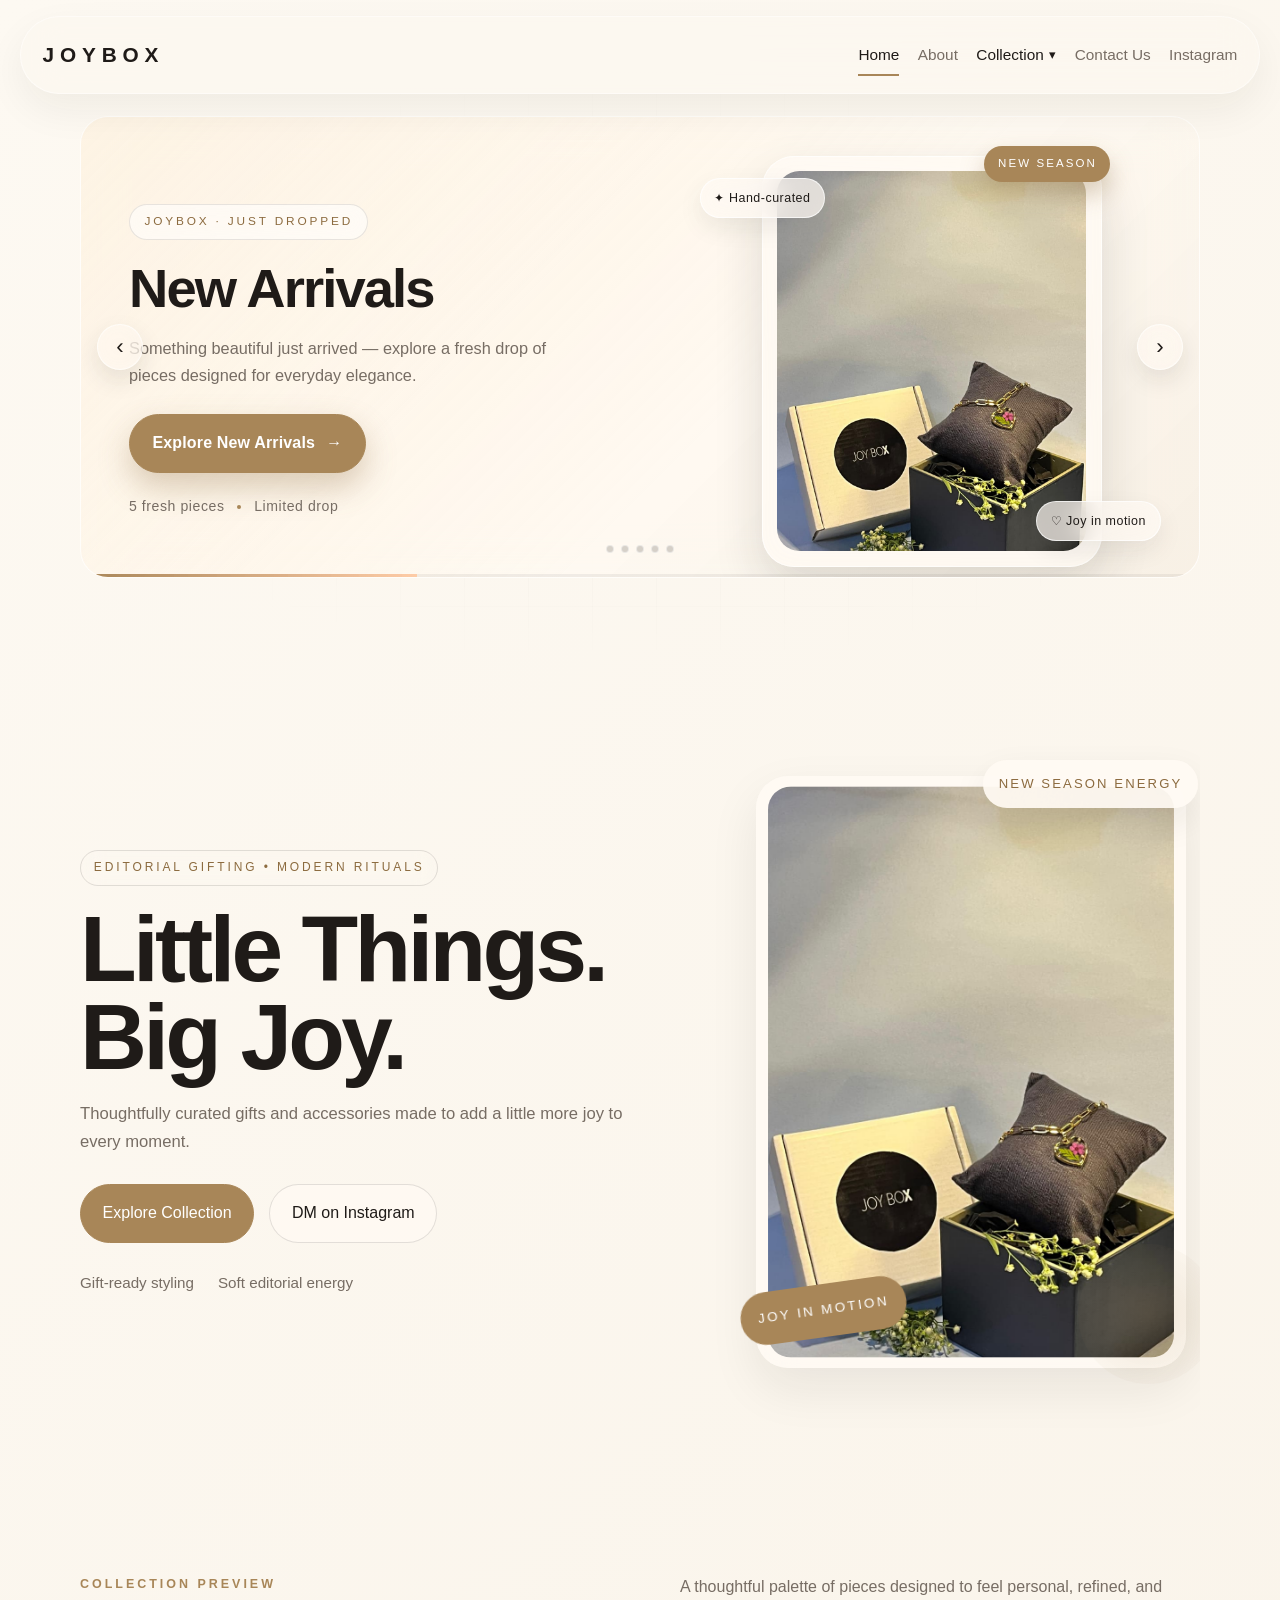
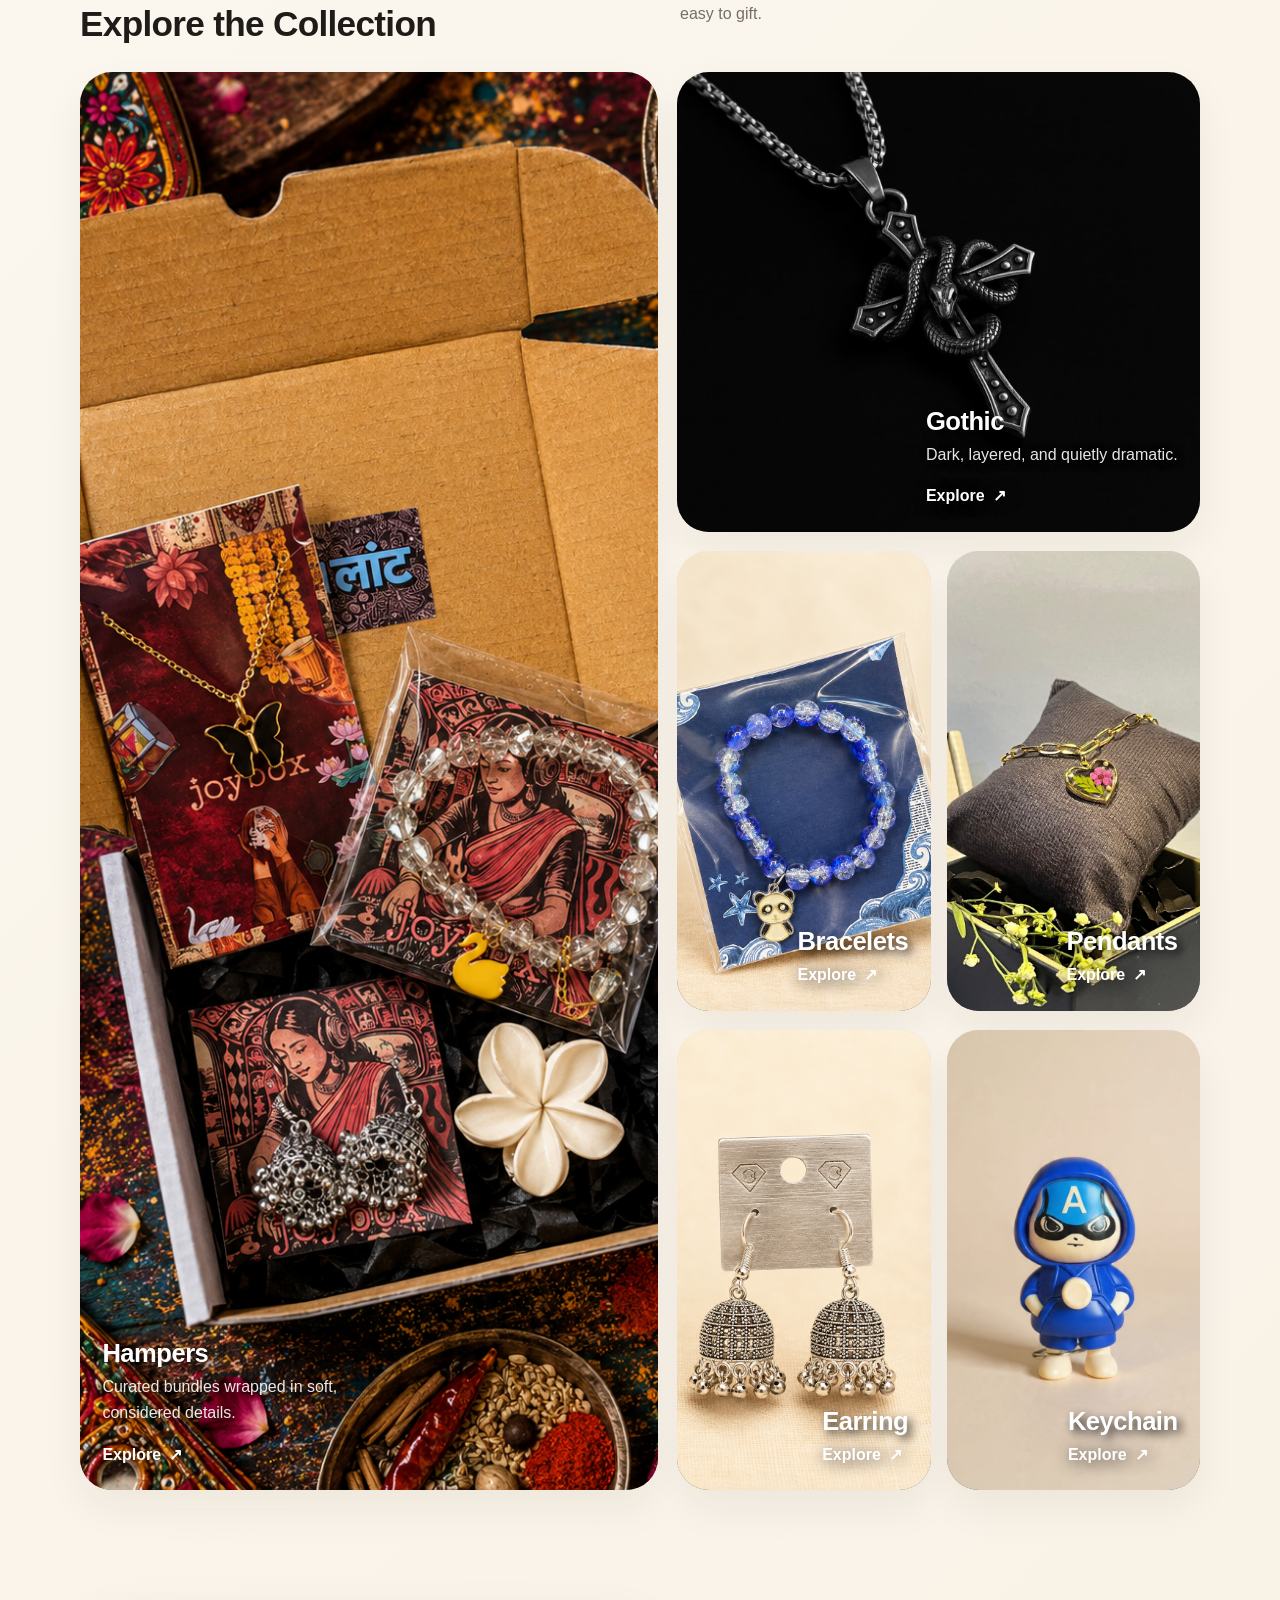
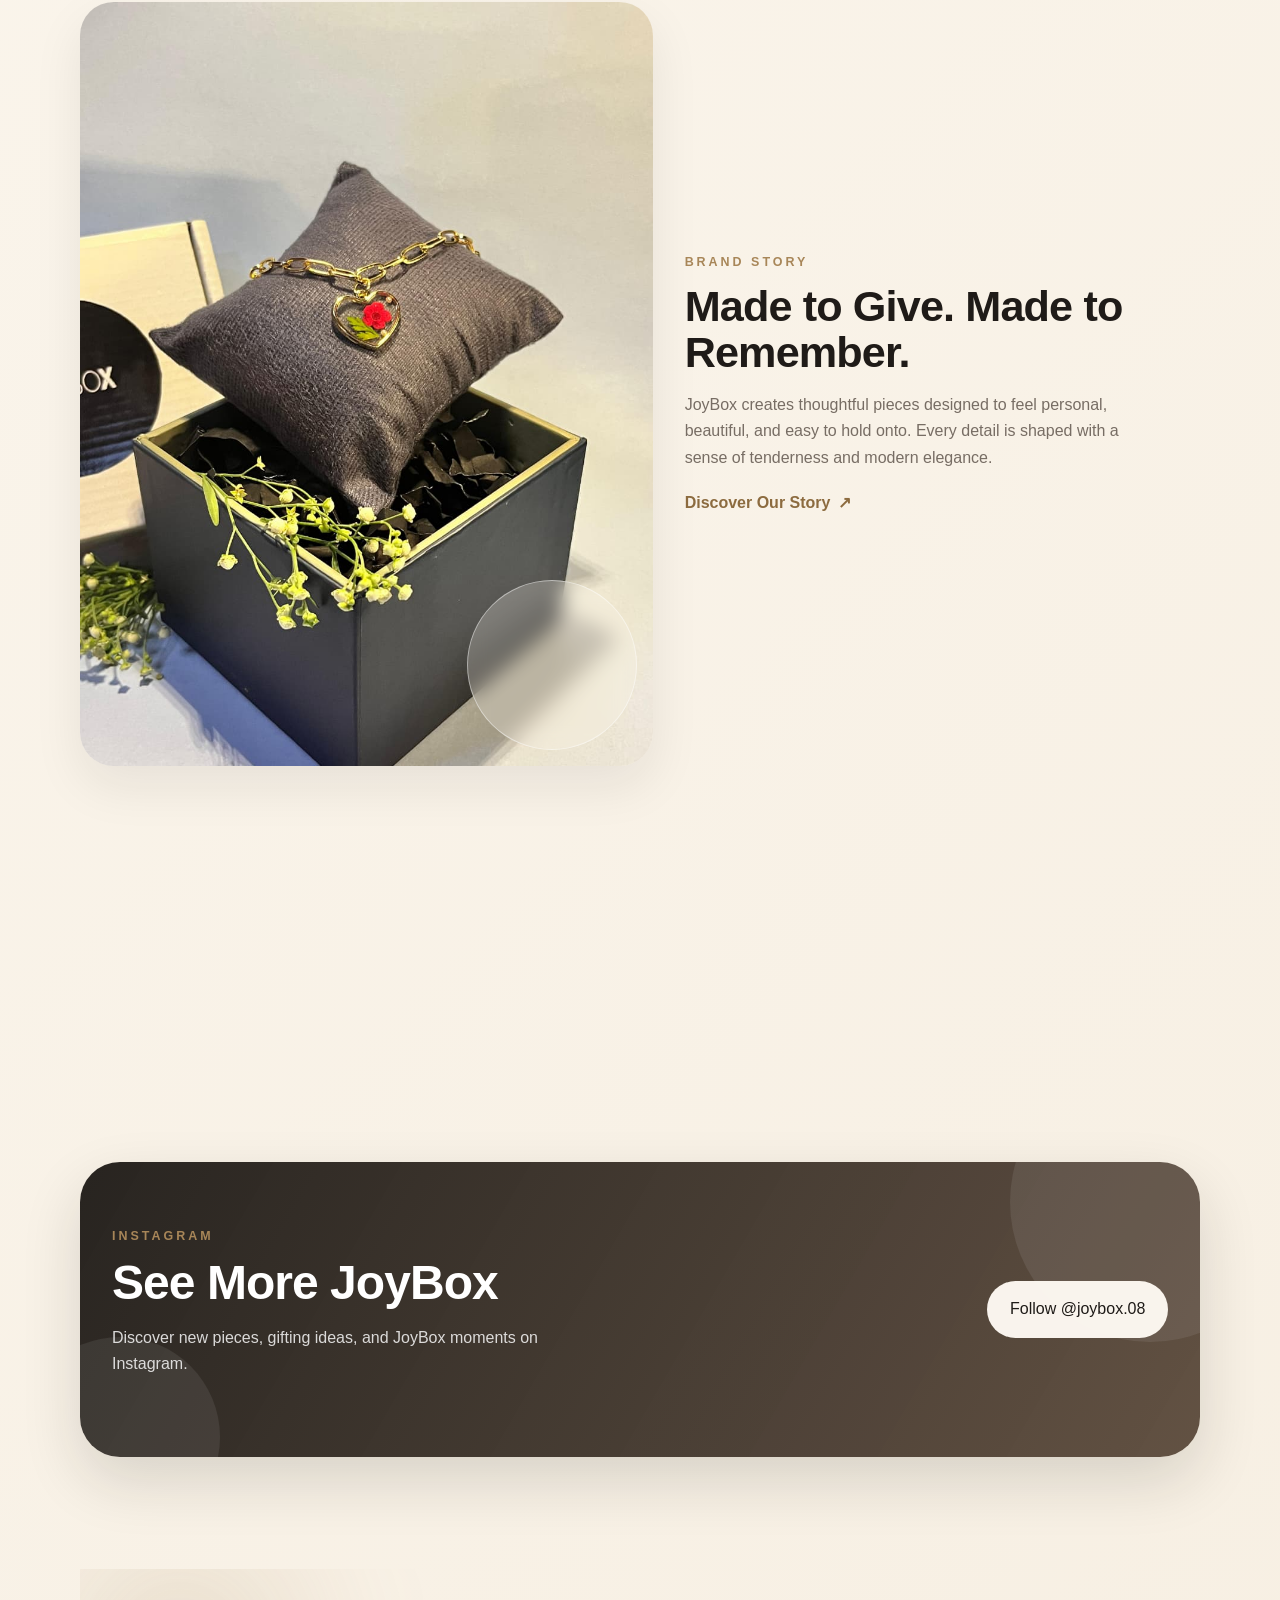
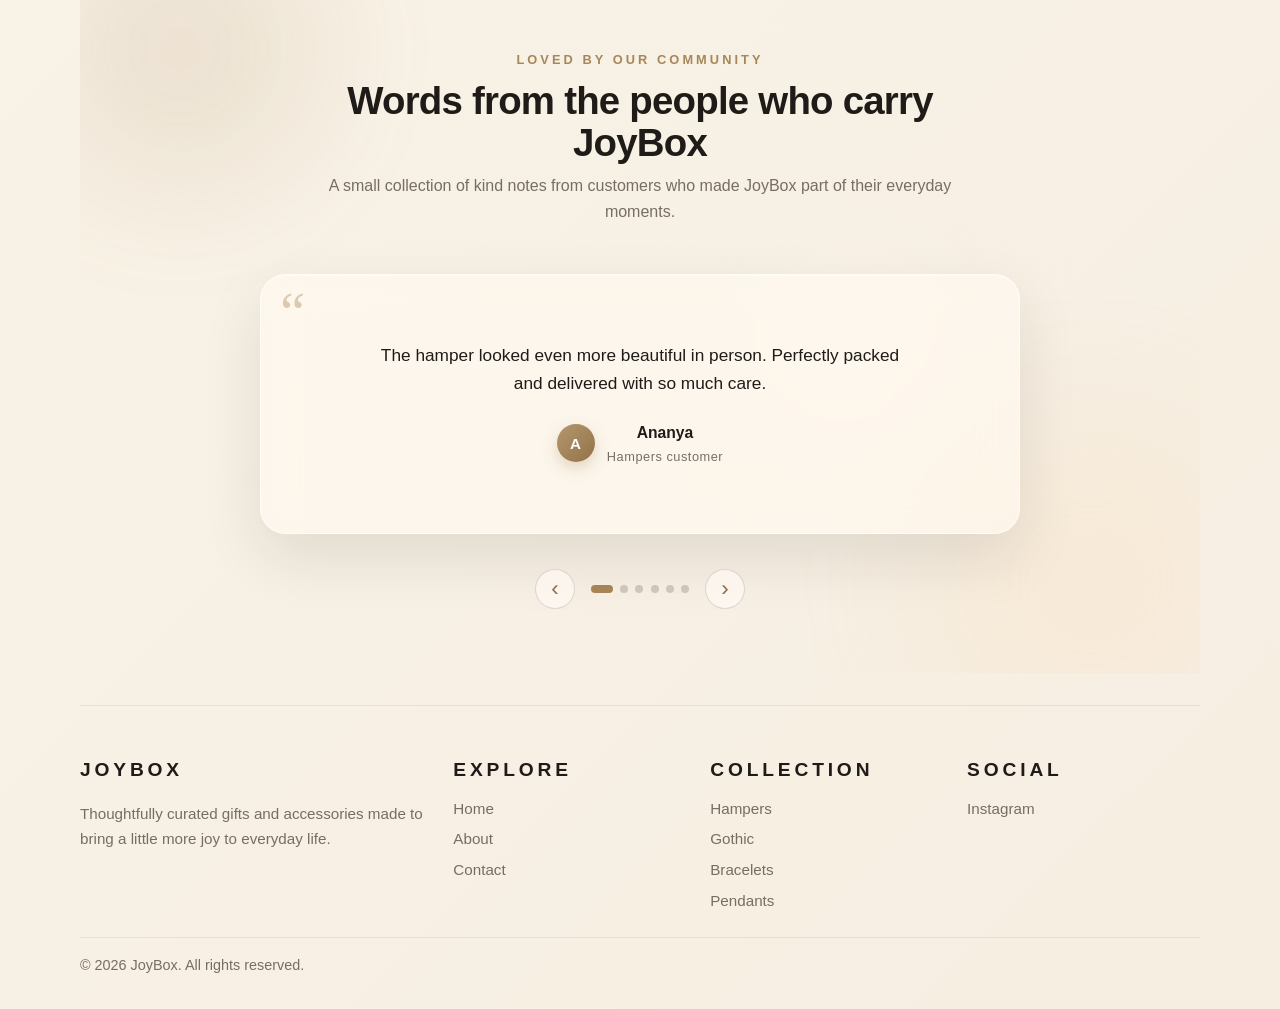
<file: index.html>
<!DOCTYPE html>
<html lang="en">

<head>
  <meta charset="UTF-8" />
  <meta name="viewport" content="width=device-width, initial-scale=1.0" />
  <title>JoyBox | Home</title>
  <meta name="description"
    content="JoyBox presents a refined gifting and accessories experience — thoughtfully curated pieces designed to make everyday moments feel personal, beautiful, and joyful." />
  <meta property="og:title" content="JoyBox | Editorial Gifting & Accessories" />
  <meta property="og:description" content="Thoughtfully curated gifts and accessories for everyday moments." />
  <meta property="og:type" content="website" />
  <meta property="og:url" content="https://joybox.example/" />
  <meta property="og:image" content="assets/images/home/hero.jpg" />
  <meta name="twitter:card" content="summary_large_image" />

  <link rel="stylesheet" href="css/global.css" />
  <link rel="stylesheet" href="css/navbar.css" />
  <link rel="stylesheet" href="css/home.css" />
  <link rel="stylesheet" href="css/new-arrivals.css" />
  <link rel="stylesheet" href="css/testimonials.css" />
</head>

<body>
  <header id="navbar-container"></header>

  <main class="home-page">
    <section class="new-arrivals page-shell reveal-home" aria-roledescription="carousel"
      aria-label="New Arrivals promotional banner">
      <div class="new-arrivals__background" aria-hidden="true">
        <span class="new-arrivals__orb new-arrivals__orb--one"></span>
        <span class="new-arrivals__orb new-arrivals__orb--two"></span>
        <span class="new-arrivals__orb new-arrivals__orb--three"></span>
        <span class="new-arrivals__grid"></span>
      </div>

      <div class="new-arrivals__slider" data-new-arrivals-slider>
        <div class="new-arrivals__track" data-new-arrivals-track aria-live="polite">
          <article class="new-arrival-slide is-active" data-new-arrivals-slide data-theme="warm"
            aria-roledescription="slide" aria-label="Slide 1 of 5: New Arrivals">
            <div class="new-arrival-slide__inner">
              <div class="new-arrival-content">
                <span class="new-arrival-content__eyebrow">JoyBox · Just Dropped</span>
                <h2 class="new-arrival-content__headline">New Arrivals</h2>
                <p class="new-arrival-content__copy">Something beautiful just arrived — explore a fresh drop of pieces
                  designed for everyday elegance.</p>
                <a class="new-arrival-content__cta" href="hampers.html" data-slide-link>
                  <span>Explore New Arrivals</span>
                  <span class="new-arrival-content__cta-arrow" aria-hidden="true">→</span>
                </a>
                <div class="new-arrival-content__meta">
                  <span>5 fresh pieces</span>
                  <span class="new-arrival-content__dot" aria-hidden="true"></span>
                  <span>Limited drop</span>
                </div>
              </div>

              <div class="new-arrival-product">
                <div class="new-arrival-product__halo" aria-hidden="true"></div>
                <div class="new-arrival-product__card">
                  <img src="assets/images/home/hero.jpg" alt="JoyBox accessories styled in a warm editorial setting"
                    loading="lazy" />
                  <span class="new-arrival-product__tag">New Season</span>
                </div>
                <span class="new-arrival-product__chip new-arrival-product__chip--top" aria-hidden="true">✦
                  Hand-curated</span>
                <span class="new-arrival-product__chip new-arrival-product__chip--bottom" aria-hidden="true">♡ Joy in
                  motion</span>
              </div>
            </div>
          </article>

          <article class="new-arrival-slide" data-new-arrivals-slide data-theme="rose" aria-roledescription="slide"
            aria-label="Slide 2 of 5: Gift Collection" aria-hidden="true">
            <div class="new-arrival-slide__inner">
              <div class="new-arrival-content">
                <span class="new-arrival-content__eyebrow">Gift Collection</span>
                <h2 class="new-arrival-content__headline">Made to Make Someone Smile</h2>
                <p class="new-arrival-content__copy">Thoughtful gifts for every special moment — wrapped in softness,
                  finished with care.</p>
                <a class="new-arrival-content__cta" href="hampers.html" data-slide-link>
                  <span>Shop Gift Collection</span>
                  <span class="new-arrival-content__cta-arrow" aria-hidden="true">→</span>
                </a>
                <div class="new-arrival-content__meta">
                  <span>Hampers ready to gift</span>
                  <span class="new-arrival-content__dot" aria-hidden="true"></span>
                  <span>From ₹79</span>
                </div>
              </div>

              <div class="new-arrival-product">
                <div class="new-arrival-product__halo" aria-hidden="true"></div>
                <div class="new-arrival-product__card">
                  <img src="assets/images/home/collection-hampers.jpg" alt="JoyBox hampers styled for gifting"
                    loading="lazy" />
                  <span class="new-arrival-product__tag">Editor's Pick</span>
                </div>
                <span class="new-arrival-product__chip new-arrival-product__chip--top" aria-hidden="true">✿ Soft
                  layers</span>
                <span class="new-arrival-product__chip new-arrival-product__chip--bottom" aria-hidden="true">✦ Ready to
                  wrap</span>
              </div>
            </div>
          </article>

          <article class="new-arrival-slide" data-new-arrivals-slide data-theme="pearl" aria-roledescription="slide"
            aria-label="Slide 3 of 5: Bracelet Collection" aria-hidden="true">
            <div class="new-arrival-slide__inner">
              <div class="new-arrival-content">
                <span class="new-arrival-content__eyebrow">Bracelet Edit</span>
                <h2 class="new-arrival-content__headline">Little Details. Big Charm.</h2>
                <p class="new-arrival-content__copy">Discover our latest bracelet collection — sculpted, polished, and
                  made to layer.</p>
                <a class="new-arrival-content__cta" href="bracelets.html" data-slide-link>
                  <span>Explore Bracelets</span>
                  <span class="new-arrival-content__cta-arrow" aria-hidden="true">→</span>
                </a>
                <div class="new-arrival-content__meta">
                  <span>5 new silhouettes</span>
                  <span class="new-arrival-content__dot" aria-hidden="true"></span>
                  <span>From ₹49</span>
                </div>
              </div>

              <div class="new-arrival-product">
                <div class="new-arrival-product__halo" aria-hidden="true"></div>
                <div class="new-arrival-product__card">
                  <img src="assets/images/products/bracelets/hamper-03-04.jpg" alt="JoyBox sculpted pearl bracelet"
                    loading="lazy" />
                  <span class="new-arrival-product__tag">New In</span>
                </div>
                <span class="new-arrival-product__chip new-arrival-product__chip--top" aria-hidden="true">◌ Sculpted
                  pearl</span>
                <span class="new-arrival-product__chip new-arrival-product__chip--bottom" aria-hidden="true">♡
                  Layer-ready</span>
              </div>
            </div>
          </article>

          <article class="new-arrival-slide" data-new-arrivals-slide data-theme="dusk" aria-roledescription="slide"
            aria-label="Slide 4 of 5: Pendants" aria-hidden="true">
            <div class="new-arrival-slide__inner">
              <div class="new-arrival-content">
                <span class="new-arrival-content__eyebrow">Pendant Drop</span>
                <h2 class="new-arrival-content__headline">Wear Your Story</h2>
                <p class="new-arrival-content__copy">Elegant pieces designed to make every moment feel personal and
                  quietly luminous.</p>
                <a class="new-arrival-content__cta" href="earring.html" data-slide-link>
                  <span>Discover Pendants</span>
                  <span class="new-arrival-content__cta-arrow" aria-hidden="true">→</span>
                </a>
                <div class="new-arrival-content__meta">
                  <span>6 new designs</span>
                  <span class="new-arrival-content__dot" aria-hidden="true"></span>
                  <span>From ₹49</span>
                </div>
              </div>

              <div class="new-arrival-product">
                <div class="new-arrival-product__halo" aria-hidden="true"></div>
                <div class="new-arrival-product__card">
                  <img src="assets/images/products/hampers/hamper-07-3.jpg" alt="JoyBox aura drop pendant"
                    loading="lazy" />
                  <span class="new-arrival-product__tag">Soft Glow</span>
                </div>
                <span class="new-arrival-product__chip new-arrival-product__chip--top" aria-hidden="true">✦ Aura
                  drop</span>
                <span class="new-arrival-product__chip new-arrival-product__chip--bottom" aria-hidden="true">♡ Everyday
                  shine</span>
              </div>
            </div>
          </article>

          <article class="new-arrival-slide" data-new-arrivals-slide data-theme="ember" aria-roledescription="slide"
            aria-label="Slide 5 of 5: Featured Collection" aria-hidden="true">
            <div class="new-arrival-slide__inner">
              <div class="new-arrival-content">
                <span class="new-arrival-content__eyebrow">JoyBox · Featured</span>
                <h2 class="new-arrival-content__headline">Your Next Favourite Piece</h2>
                <p class="new-arrival-content__copy">Discover something special from JoyBox — slow design, considered
                  materials, refined moments.</p>
                <a class="new-arrival-content__cta" href="hampers.html" data-slide-link>
                  <span>Explore Collection</span>
                  <span class="new-arrival-content__cta-arrow" aria-hidden="true">→</span>
                </a>
                <div class="new-arrival-content__meta">
                  <span>Curated by JoyBox</span>
                  <span class="new-arrival-content__dot" aria-hidden="true"></span>
                  <span>Hand-finished</span>
                </div>
              </div>

              <div class="new-arrival-product">
                <div class="new-arrival-product__halo" aria-hidden="true"></div>
                <div class="new-arrival-product__card">
                  <img src="assets/images/products/hampers/hamper-08-1.jpg" alt="JoyBox story imagery in a calm editorial setting"
                    loading="lazy" />
                  <span class="new-arrival-product__tag">Featured</span>
                </div>
                <span class="new-arrival-product__chip new-arrival-product__chip--top" aria-hidden="true">✦ Made to
                  give</span>
                <span class="new-arrival-product__chip new-arrival-product__chip--bottom" aria-hidden="true">♡ Made to
                  remember</span>
              </div>
            </div>
          </article>
        </div>

        <div class="new-arrival-controls" data-new-arrivals-controls>
          <button class="new-arrival-control new-arrival-control--prev" type="button" data-new-arrivals-prev
            aria-label="Previous slide">
            <span aria-hidden="true">‹</span>
          </button>
          <button class="new-arrival-control new-arrival-control--next" type="button" data-new-arrivals-next
            aria-label="Next slide">
            <span aria-hidden="true">›</span>
          </button>
        </div>

        <div class="new-arrival-dots" role="tablist" aria-label="Choose slide" data-new-arrivals-dots></div>

        <div class="new-arrival-progress" aria-hidden="true">
          <span class="new-arrival-progress__bar" data-new-arrivals-progress></span>
        </div>
      </div>
    </section>
    <section class="hero page-shell reveal-home">
      <div class="hero__content">
        <div class="hero__eyebrow">Editorial gifting • modern rituals</div>
        <h1 class="hero__headline">
          <span class="line">Little Things.</span>
          <span class="line">Big Joy.</span>
        </h1>
        <p class="hero__copy">
          Thoughtfully curated gifts and accessories made to add a little more joy to every moment.
        </p>
        <div class="hero__actions">
          <a class="btn btn--accent" href="hampers.html">Explore Collection</a>
          <a class="button" href="https://www.instagram.com/joybox.08/" target="_blank" rel="noreferrer noopener">DM on
            Instagram</a>
        </div>
        <div class="hero__meta">
          <span>Gift-ready styling</span>
          <span>Soft editorial energy</span>
        </div>
      </div>

      <div class="hero__visual">
        <div class="hero__image-card">
          <span class="hero__badge">New season energy</span>
          <span class="hero__stamp">Joy in motion</span>
          <div class="hero__shape"></div>
          <img src="assets/images/home/hero.jpg" alt="JoyBox accessories styled in a warm editorial setting" />
        </div>
      </div>
    </section>



    <section class="section page-shell reveal-home">
      <div class="section__heading">
        <div>
          <div class="section__eyebrow">Collection preview</div>
          <h2>Explore the Collection</h2>
        </div>
        <p class="section__intro">A thoughtful palette of pieces designed to feel personal, refined, and easy to gift.
        </p>
      </div>

      <div class="collection-grid">
        <article class="collection-card collection-card--tall reveal-home">
          <img src="assets/images/products/hampers/hamper-08-1.jpg" alt="JoyBox hampers styled for gifting" loading="lazy" />
          <div class="collection-card__content">
            <h3>Hampers</h3>
            <p>Curated bundles wrapped in soft, considered details.</p>
            <a class="collection-card__link" href="hampers.html">Explore <span>↗</span></a>
          </div>
        </article>

        <div class="collection-card--stack">
          <article class="collection-card reveal-home">
            <img src="assets/images/home/collection-gothic.jpg" alt="JoyBox gothic-inspired accessories"
              loading="lazy" />
            <div class="collection-card__content">
              <h3>Gothic</h3>
              <p>Dark, layered, and quietly dramatic.</p>
              <a class="collection-card__link" href="gothic.html">Explore <span>↗</span></a>
            </div>
          </article>

          <div class="collection-grid" style="grid-template-columns: 1fr 1fr; gap: 1rem; margin-top: 0.2rem;">
            <article class="collection-card reveal-home">
              <img src="assets/images/home/collection-bracelets.jpg" alt="JoyBox bracelets with sculptural detail"
                loading="lazy" />
              <div class="collection-card__content">
                <h3>Bracelets</h3>
                <a class="collection-card__link" href="bracelets.html">Explore <span>↗</span></a>
              </div>
            </article>

            <article class="collection-card reveal-home">
              <img src="assets/images/home/collection-pendants.jpg" alt="JoyBox pendants with a minimal finish"
                loading="lazy" />
              <div class="collection-card__content">
                <h3>Pendants</h3>
                <a class="collection-card__link" href="pendants.html">Explore <span>↗</span></a>
              </div>
            </article>
          </div>

          <div class="collection-grid" style="grid-template-columns: 1fr 1fr; gap: 1rem; margin-top: 0.2rem;">
            <article class="collection-card reveal-home">
              <img src="assets/images/home/collection-earrings.jpg" alt="JoyBox earrings with soft sculptural detail"
                loading="lazy" />
              <div class="collection-card__content">
                <h3>Earring</h3>
                <!-- <p>Soft, sculptural, and made to catch the light.</p> -->
                <a class="collection-card__link" href="earring.html">Explore <span>↗</span></a>
              </div>
            </article>

            <article class="collection-card reveal-home">
              <img src="assets/images/products/keychain/keychain-01-1.jpg" alt="JoyBox keychains with a tactile, refined finish"
                loading="lazy" />
              <div class="collection-card__content">
                <h3>Keychain</h3>
              <!---  <p>Little keepsakes made to carry joy with you.</p> --->
                <a class="collection-card__link" href="keychain.html">Explore <span>↗</span></a>
              </div>
            </article> 
          </div>
        </div>
      </div>
    </section>

    <section class="section page-shell story reveal-home">
      <div class="story__media">
        <img src="assets/images/home/story.jpg" alt="JoyBox story imagery in a calm editorial setting" loading="lazy" />
        <div class="story__overlay"></div>
      </div>
      <div class="story__content">
        <div class="section__eyebrow">Brand story</div>
        <h2>Made to Give. Made to Remember.</h2>
        <p>
          JoyBox creates thoughtful pieces designed to feel personal, beautiful, and easy to hold onto. Every detail is
          shaped with a sense of tenderness and modern elegance.
        </p>
        <a class="story__link" href="about.html">Discover Our Story <span>↗</span></a>
      </div>
    </section>

    <section class="section section--tight page-shell reveal-home">
      <div class="features">
        <article class="feature-card reveal-home">
          <div class="feature-card__icon">✦</div>
          <h3>Thoughtfully Curated</h3>
          <p>Products selected with care and a gentle editorial eye.</p>
        </article>
        <article class="feature-card reveal-home">
          <div class="feature-card__icon">♡</div>
          <h3>Made for Gifting</h3>
          <p>Little things that make everyday moments feel special.</p>
        </article>
        <article class="feature-card reveal-home">
          <div class="feature-card__icon">◌</div>
          <h3>Unique Styles</h3>
          <p>Pieces shaped for different moods, personalities, and rituals.</p>
        </article>
        <article class="feature-card reveal-home">
          <div class="feature-card__icon">✿</div>
          <h3>Personal Touch</h3>
          <p>A simple way to give someone something they will remember.</p>
        </article>
      </div>
    </section>

    <section class="section page-shell reveal-home">
      <div class="cta">
        <div class="cta__content">
          <div class="section__eyebrow">Instagram</div>
          <h2>See More JoyBox</h2>
          <p>Discover new pieces, gifting ideas, and JoyBox moments on Instagram.</p>
        </div>
        <div class="cta__action">
          <a class="btn" href="https://www.instagram.com/joybox.08/" target="_blank" rel="noreferrer noopener">Follow
            @joybox.08</a>
        </div>
      </div>
    </section>
  </main>

  <section class="testimonials page-shell reveal-home" aria-label="Customer testimonials">
    <div class="testimonials__background" aria-hidden="true">
      <span class="testimonials__shape testimonials__shape--one"></span>
      <span class="testimonials__shape testimonials__shape--two"></span>
      <span class="testimonials__shape testimonials__shape--three"></span>
    </div>

    <div class="testimonials__head">
      <p class="eyebrow">Loved by our community</p>
      <h2>Words from the people who carry JoyBox</h2>
      <p class="testimonials__intro">A small collection of kind notes from customers who made JoyBox part of their everyday moments.</p>
    </div>

    <div class="testimonials__viewport" data-testimonials-viewport>
      <div class="testimonials__track" data-testimonials-track>
        <article class="testimonial-card is-active" data-testimonial>
          <span class="testimonial-card__quote" aria-hidden="true">“</span>
          <p class="testimonial-card__text">The hamper looked even more beautiful in person. Perfectly packed and delivered with so much care.</p>
          <div class="testimonial-card__author">
            <span class="testimonial-card__avatar" aria-hidden="true">A</span>
            <div>
              <span class="testimonial-card__name">Ananya</span>
              <span class="testimonial-card__role">Hampers customer</span>
            </div>
          </div>
        </article>

        <article class="testimonial-card" data-testimonial>
          <span class="testimonial-card__quote" aria-hidden="true">“</span>
          <p class="testimonial-card__text">I ordered a pendant as a gift and absolutely loved the finishing. It felt very premium.</p>
          <div class="testimonial-card__author">
            <span class="testimonial-card__avatar" aria-hidden="true">R</span>
            <div>
              <span class="testimonial-card__name">Riya</span>
              <span class="testimonial-card__role">Pendant customer</span>
            </div>
          </div>
        </article>

        <article class="testimonial-card" data-testimonial>
          <span class="testimonial-card__quote" aria-hidden="true">“</span>
          <p class="testimonial-card__text">Beautiful products and such a lovely presentation. Definitely ordering again!</p>
          <div class="testimonial-card__author">
            <span class="testimonial-card__avatar" aria-hidden="true">K</span>
            <div>
              <span class="testimonial-card__name">Kavya</span>
              <span class="testimonial-card__role">Bracelet customer</span>
            </div>
          </div>
        </article>

        <article class="testimonial-card" data-testimonial>
          <span class="testimonial-card__quote" aria-hidden="true">“</span>
          <p class="testimonial-card__text">The gothic pieces have so much personality. They feel bold without being too much — exactly my style.</p>
          <div class="testimonial-card__author">
            <span class="testimonial-card__avatar" aria-hidden="true">M</span>
            <div>
              <span class="testimonial-card__name">Meera</span>
              <span class="testimonial-card__role">Gothic customer</span>
            </div>
          </div>
        </article>

        <article class="testimonial-card" data-testimonial>
          <span class="testimonial-card__quote" aria-hidden="true">“</span>
          <p class="testimonial-card__text">I gifted a hamper to my sister and she was so happy with every little detail. It felt personal from start to finish.</p>
          <div class="testimonial-card__author">
            <span class="testimonial-card__avatar" aria-hidden="true">S</span>
            <div>
              <span class="testimonial-card__name">Sneha</span>
              <span class="testimonial-card__role">Hamper customer</span>
            </div>
          </div>
        </article>

        <article class="testimonial-card" data-testimonial>
          <span class="testimonial-card__quote" aria-hidden="true">“</span>
          <p class="testimonial-card__text">You can tell real care went into every piece. The packaging, the finish, the little notes — it all feels so thoughtful.</p>
          <div class="testimonial-card__author">
            <span class="testimonial-card__avatar" aria-hidden="true">P</span>
            <div>
              <span class="testimonial-card__name">Priya</span>
              <span class="testimonial-card__role">Repeat customer</span>
            </div>
          </div>
        </article>
      </div>
    </div>

    <div class="testimonials__controls">
      <button class="testimonial-control testimonial-control--prev" type="button" data-testimonials-prev aria-label="Previous testimonial">
        <span aria-hidden="true">‹</span>
      </button>

      <div class="testimonial-dots" role="tablist" aria-label="Choose testimonial" data-testimonials-dots></div>

      <button class="testimonial-control testimonial-control--next" type="button" data-testimonials-next aria-label="Next testimonial">
        <span aria-hidden="true">›</span>
      </button>
    </div>
  </section>

  <footer class="footer page-shell">
    <div class="footer__grid">
      <div>
        <div class="footer__brand">JOYBOX</div>
        <p>Thoughtfully curated gifts and accessories made to bring a little more joy to everyday life.</p>
      </div>
      <div>
        <div class="footer__brand">Explore</div>
        <div class="footer__links">
          <a href="index.html">Home</a>
          <a href="about.html">About</a>
          <a href="contact.html">Contact</a>
        </div>
      </div>
      <div>
        <div class="footer__brand">Collection</div>
        <div class="footer__links">
          <a href="hampers.html">Hampers</a>
          <a href="gothic.html">Gothic</a>
          <a href="bracelets.html">Bracelets</a>
          <a href="pendants.html">Pendants</a>
        </div>
      </div>
      <div>
        <div class="footer__brand">Social</div>
        <div class="footer__links">
          <a href="https://www.instagram.com/joybox.08/" target="_blank" rel="noreferrer noopener">Instagram</a>
        </div>
      </div>
    </div>
    <div class="footer__bottom">© <span data-year></span> JoyBox. All rights reserved.</div>
  </footer>

  <script src="js/main.js"></script>

  <script src="js/navbar.js"></script>
  <script src="js/home.js"></script>
  <script src="js/new-arrivals.js"></script>
  <script src="js/testimonials.js"></script>
</body>

</html>
</file>
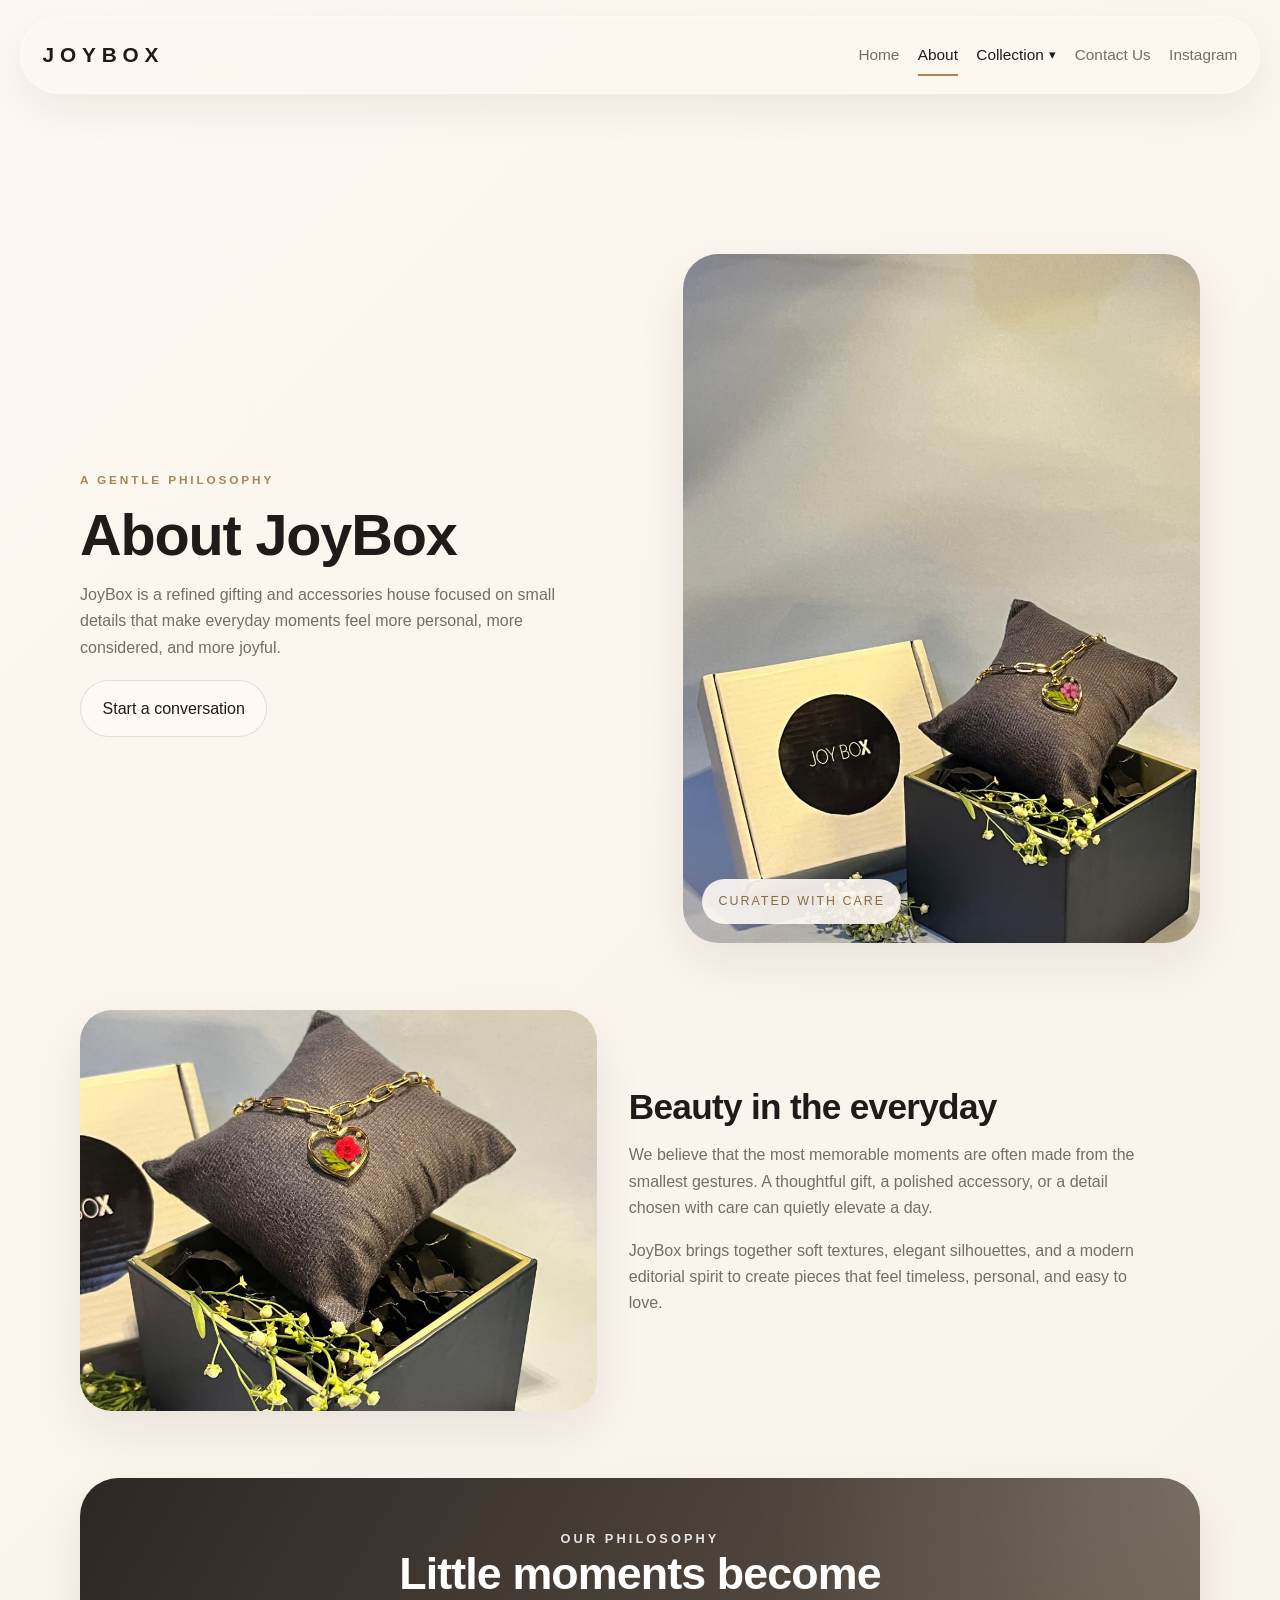
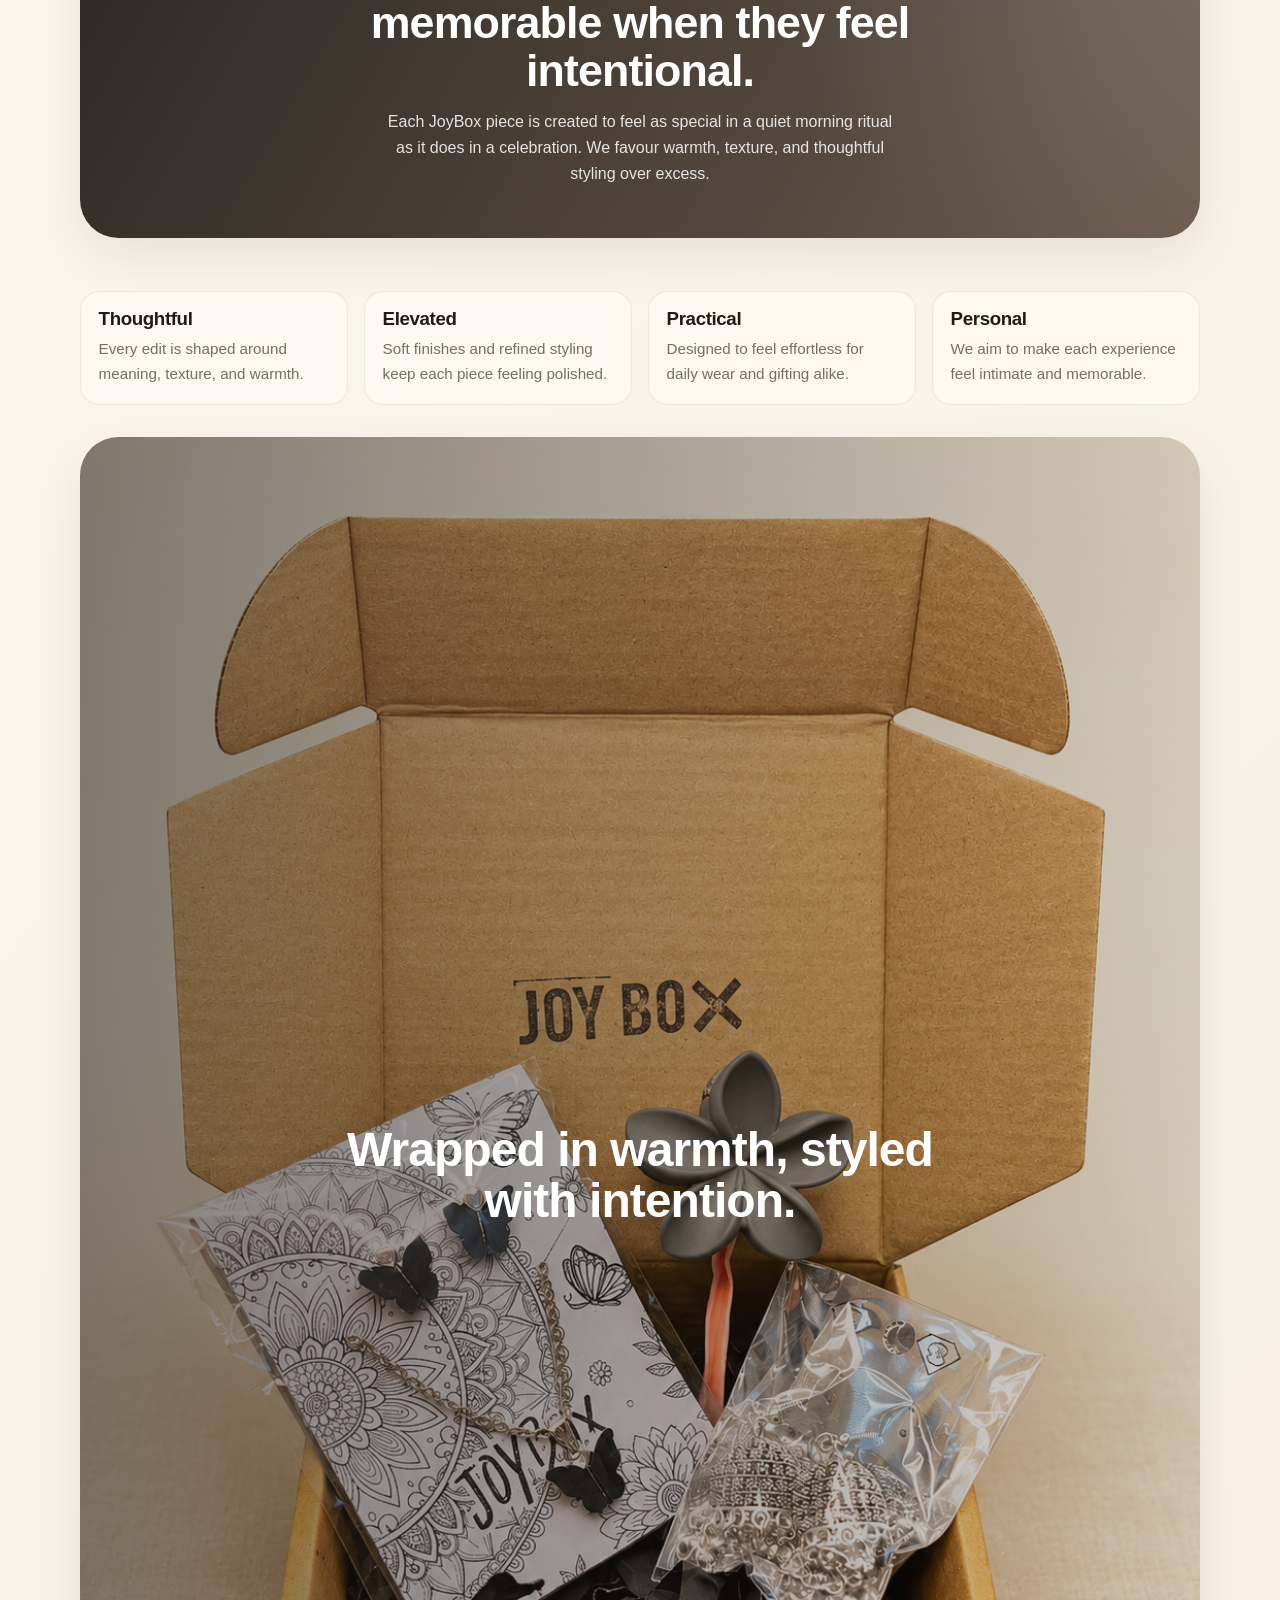
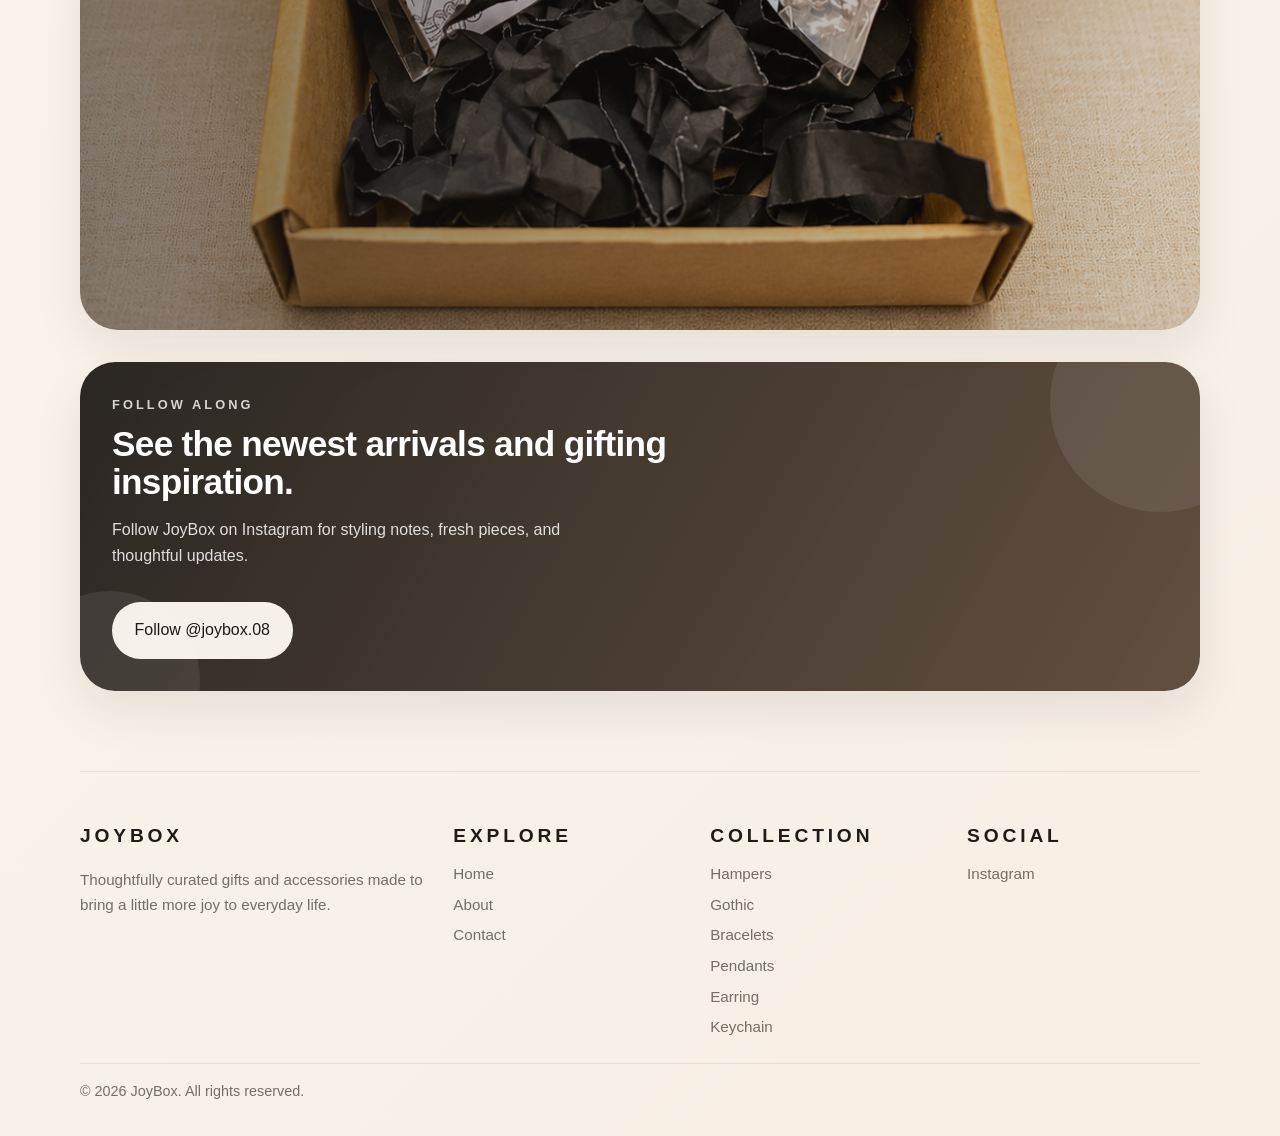
<file: about.html>
<!DOCTYPE html>
<html lang="en">
  <head>
    <meta charset="UTF-8" />
    <meta name="viewport" content="width=device-width, initial-scale=1.0" />
    <title>JoyBox | About</title>
    <meta name="description" content="Discover the story, philosophy, and thoughtful spirit behind JoyBox — refined gifting and accessories." />
    <meta property="og:title" content="JoyBox | About" />
    <meta property="og:description" content="The story, philosophy, and thoughtful spirit behind JoyBox." />
    <meta property="og:type" content="website" />
    <meta property="og:image" content="assets/images/home/hero.jpg" />
    <meta name="twitter:card" content="summary_large_image" />
    <link rel="stylesheet" href="css/global.css" />
    <link rel="stylesheet" href="css/navbar.css" />
    <link rel="stylesheet" href="css/about.css" />
  </head>
  <body>
    <header id="navbar-container"></header>

    <main class="page-shell about-page">
      <section class="about-hero reveal-about">
        <div class="about-hero__content">
          <p class="about-hero__eyebrow">A gentle philosophy</p>
          <h1 class="about-hero__title">About JoyBox</h1>
          <p class="about-hero__copy">
            JoyBox is a refined gifting and accessories house focused on small details that make everyday moments feel more personal, more considered, and more joyful.
          </p>
          <a class="btn" href="contact.html">Start a conversation</a>
        </div>

        <div class="about-hero__visual">
          <img src="assets/images/home/hero.jpg" alt="JoyBox gift styling in an editorial setting" />
          <div class="about-hero__floating">Curated with care</div>
        </div>
      </section>

      <section class="about-section about-story reveal-about">
        <div class="about-story__media">
          <img src="assets/images/home/story.jpg" alt="JoyBox pieces styled with warmth and intention" loading="lazy" />
        </div>
        <div class="about-story__content">
          <h2>Beauty in the everyday</h2>
          <p>
            We believe that the most memorable moments are often made from the smallest gestures. A thoughtful gift, a polished accessory, or a detail chosen with care can quietly elevate a day.
          </p>
          <p>
            JoyBox brings together soft textures, elegant silhouettes, and a modern editorial spirit to create pieces that feel timeless, personal, and easy to love.
          </p>
        </div>
      </section>

      <section class="about-philosophy reveal-about">
        <div class="about-philosophy__inner">
          <div class="about-philosophy__text">
            <p class="eyebrow">Our philosophy</p>
            <h2>Little moments become memorable when they feel intentional.</h2>
            <p>
              Each JoyBox piece is created to feel as special in a quiet morning ritual as it does in a celebration. We favour warmth, texture, and thoughtful styling over excess.
            </p>
          </div>
        </div>
      </section>

      <section class="about-blocks reveal-about">
        <article class="about-block">
          <h3>Thoughtful</h3>
          <p>Every edit is shaped around meaning, texture, and warmth.</p>
        </article>
        <article class="about-block">
          <h3>Elevated</h3>
          <p>Soft finishes and refined styling keep each piece feeling polished.</p>
        </article>
        <article class="about-block">
          <h3>Practical</h3>
          <p>Designed to feel effortless for daily wear and gifting alike.</p>
        </article>
        <article class="about-block">
          <h3>Personal</h3>
          <p>We aim to make each experience feel intimate and memorable.</p>
        </article>
      </section>

      <section class="about-visual reveal-about">
        <img src="assets/images/home/collection-hampers.jpg" alt="JoyBox hamper styling in a warm editorial scene" loading="lazy" />
        <div class="about-visual__overlay">
          <h2>Wrapped in warmth, styled with intention.</h2>
        </div>
      </section>

      <section class="about-cta reveal-about">
        <div class="about-cta__card">
          <div class="about-cta__content">
            <p class="eyebrow" style="color: rgba(255,255,255,0.8);">Follow along</p>
            <h2>See the newest arrivals and gifting inspiration.</h2>
            <p>Follow JoyBox on Instagram for styling notes, fresh pieces, and thoughtful updates.</p>
            <a class="btn" href="https://www.instagram.com/joybox.08/" target="_blank" rel="noreferrer noopener">Follow @joybox.08</a>
          </div>
        </div>
      </section>
    </main>
    <footer class="footer page-shell">
    <div class="footer__grid">
      <div>
        <div class="footer__brand">JOYBOX</div>
        <p>Thoughtfully curated gifts and accessories made to bring a little more joy to everyday life.</p>
      </div>
      <div>
        <div class="footer__brand">Explore</div>
        <div class="footer__links">
          <a href="index.html">Home</a>
          <a href="about.html">About</a>
          <a href="contact.html">Contact</a>
        </div>
      </div>
      <div>
        <div class="footer__brand">Collection</div>
        <div class="footer__links">
          <a href="hampers.html">Hampers</a>
          <a href="gothic.html">Gothic</a>
          <a href="bracelets.html">Bracelets</a>
          <a href="pendants.html">Pendants</a>
          <a href="earring.html">Earring</a>
          <a href="keychain.html">Keychain</a>
        </div>
      </div>
      <div>
        <div class="footer__brand">Social</div>
        <div class="footer__links">
          <a href="https://www.instagram.com/joybox.08/" target="_blank" rel="noreferrer noopener">Instagram</a>
        </div>
      </div>
    </div>
    <div class="footer__bottom">© <span data-year></span> JoyBox. All rights reserved.</div>
  </footer>

    <script src="js/main.js"></script>
    <script src="js/navbar.js"></script>
    <script src="js/about.js"></script>
  </body>
</html>
</file>
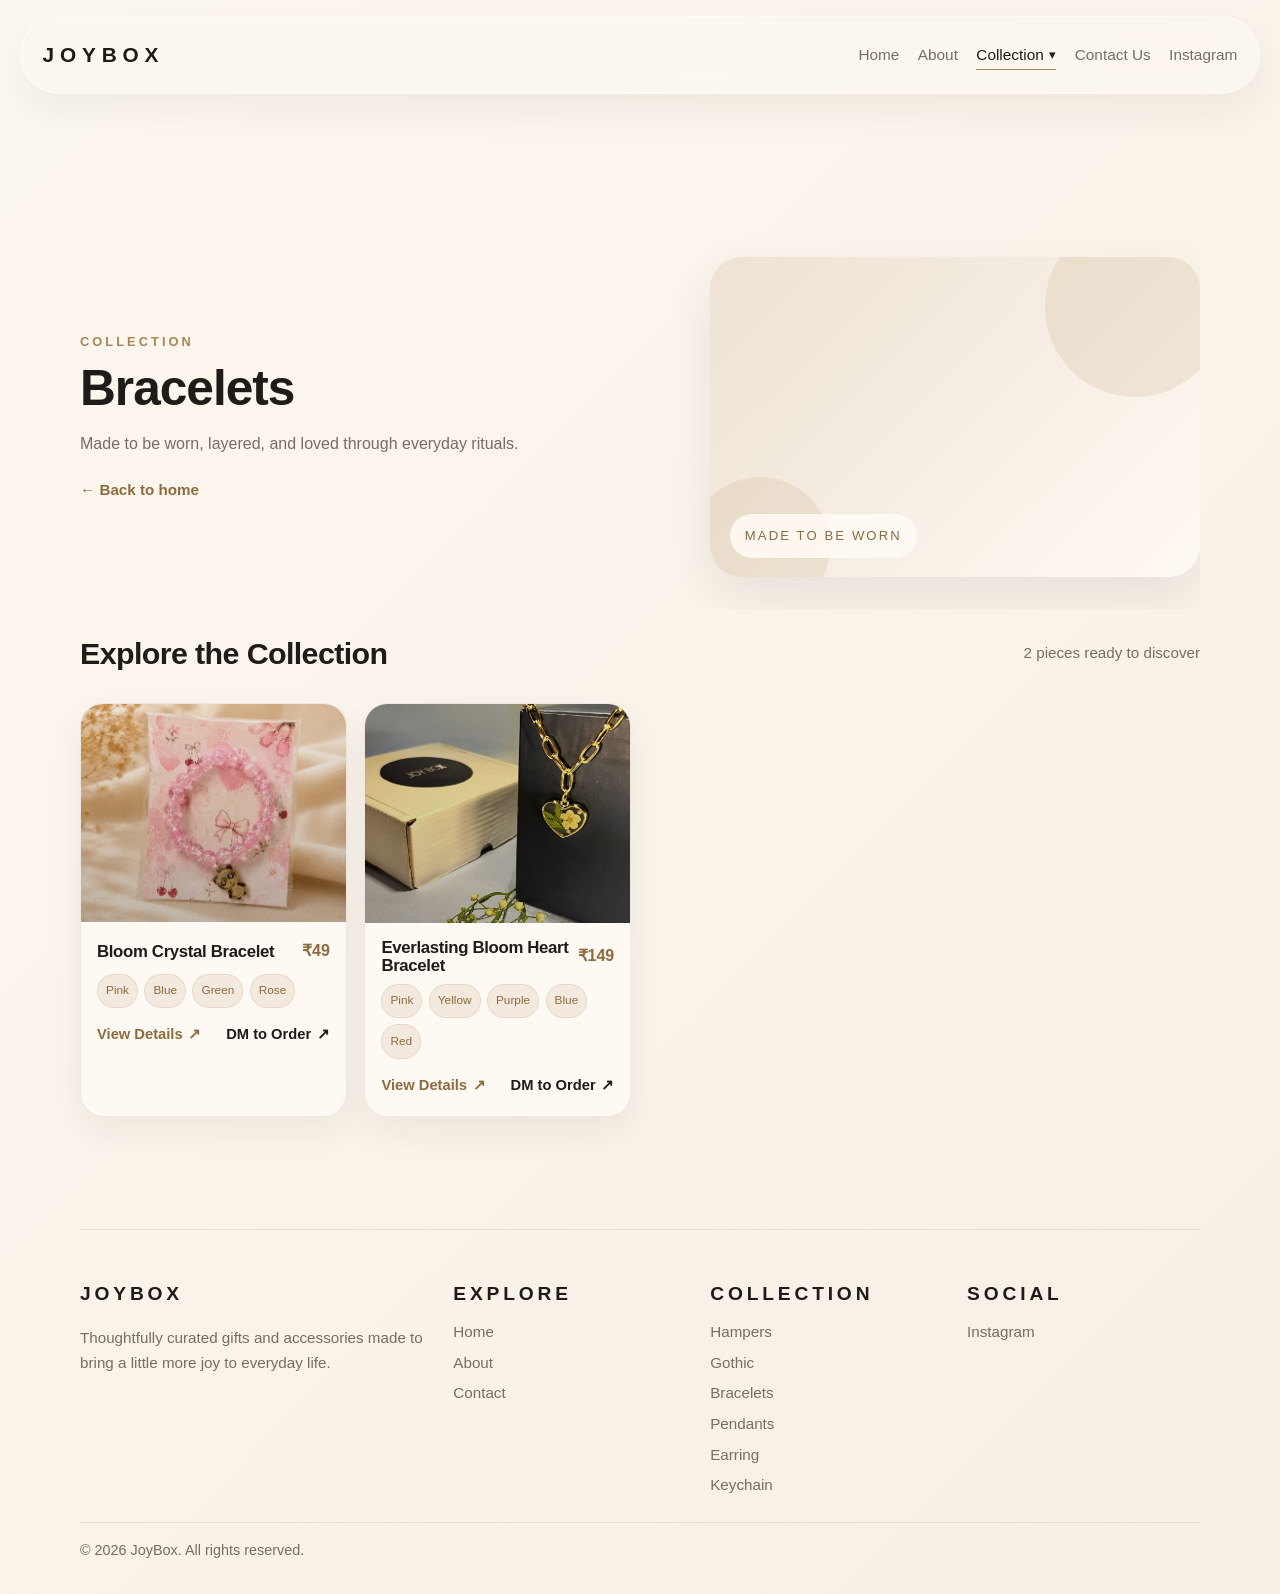
<file: bracelets.html>
<!DOCTYPE html>
<html lang="en">
  <head>
    <meta charset="UTF-8" />
    <meta name="viewport" content="width=device-width, initial-scale=1.0" />
    <title>JoyBox | Bracelets</title>
    <meta name="description" content="JoyBox bracelets — pieces made to be worn, layered, and loved through everyday rituals." />
    <meta property="og:title" content="JoyBox | Bracelets" />
    <meta property="og:description" content="Pieces made to be worn, layered, and loved through everyday rituals." />
    <meta property="og:type" content="website" />
    <meta name="twitter:card" content="summary_large_image" />
    <link rel="stylesheet" href="css/global.css" />
    <link rel="stylesheet" href="css/navbar.css" />
    <link rel="stylesheet" href="css/collection.css" />
  </head>
  <body>
    <header id="navbar-container"></header>

    <main class="collection-page page-shell">
      <section class="collection-hero reveal">
        <div class="collection-hero__content">
          <p class="eyebrow">Collection</p>
          <h1 class="collection-hero__title" data-collection-title>Bracelets</h1>
          <p class="collection-hero__copy" data-collection-description>Made to be worn, layered, and loved through everyday moments.</p>
          <a class="collection-hero__nav" href="index.html">← Back to home</a>
        </div>
        <div class="collection-hero__visual">
          <span class="collection-hero__badge">Made to be worn</span>
        </div>
      </section>

      <section class="collection-catalog reveal">
        <div class="collection-catalog__head">
          <h2>Explore the Collection</h2>
          <p class="collection-catalog__summary" data-collection-summary></p>
        </div>
        <div class="collection-grid" data-product-grid></div>
      </section>
    </main>
    <footer class="footer page-shell">
    <div class="footer__grid">
      <div>
        <div class="footer__brand">JOYBOX</div>
        <p>Thoughtfully curated gifts and accessories made to bring a little more joy to everyday life.</p>
      </div>
      <div>
        <div class="footer__brand">Explore</div>
        <div class="footer__links">
          <a href="index.html">Home</a>
          <a href="about.html">About</a>
          <a href="contact.html">Contact</a>
        </div>
      </div>
      <div>
        <div class="footer__brand">Collection</div>
        <div class="footer__links">
          <a href="hampers.html">Hampers</a>
          <a href="gothic.html">Gothic</a>
          <a href="bracelets.html">Bracelets</a>
          <a href="pendants.html">Pendants</a>
          <a href="earring.html">Earring</a>
          <a href="keychain.html">Keychain</a>
        </div>
      </div>
      <div>
        <div class="footer__brand">Social</div>
        <div class="footer__links">
          <a href="https://www.instagram.com/joybox.08/" target="_blank" rel="noreferrer noopener">Instagram</a>
        </div>
      </div>
    </div>
    <div class="footer__bottom">© <span data-year></span> JoyBox. All rights reserved.</div>
  </footer>
    <script src="js/main.js"></script>
    <script src="js/navbar.js"></script>
    <script src="js/product-data.js"></script>
    <script src="js/collection.js"></script>
  </body>
</html>
</file>
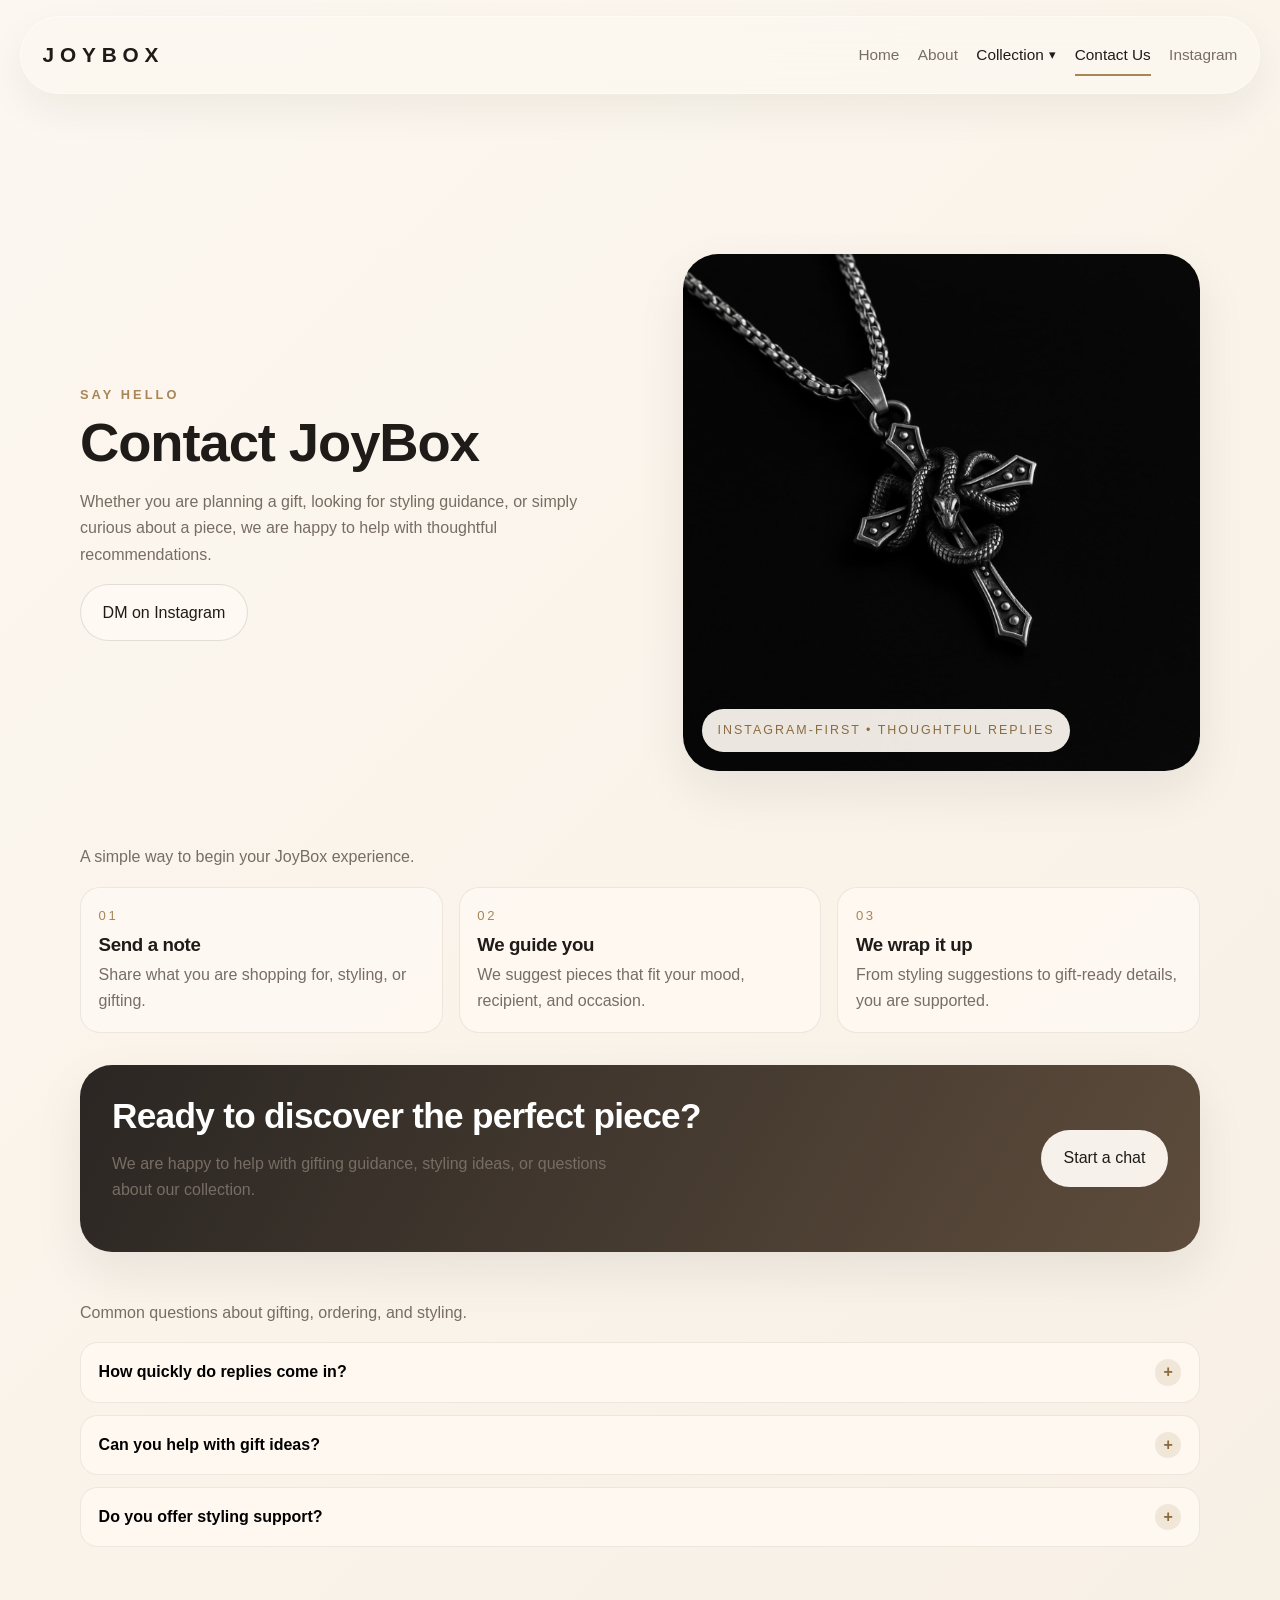
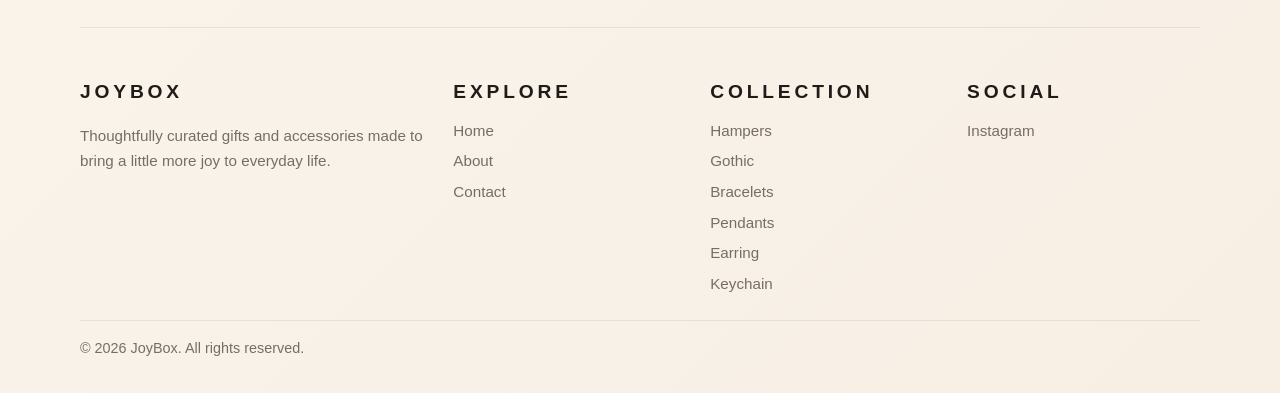
<file: contact.html>
<!DOCTYPE html>
<html lang="en">
  <head>
    <meta charset="UTF-8" />
    <meta name="viewport" content="width=device-width, initial-scale=1.0" />
    <title>JoyBox | Contact</title>
    <meta name="description" content="Reach out to JoyBox for gifting guidance, styling questions, and enquiries via Instagram DM." />
    <meta property="og:title" content="JoyBox | Contact" />
    <meta property="og:description" content="Gifting guidance, styling questions, and enquiries — JoyBox is happy to help." />
    <meta property="og:type" content="website" />
    <meta property="og:image" content="assets/images/home/collection-gothic.jpg" />
    <meta name="twitter:card" content="summary_large_image" />
    <link rel="stylesheet" href="css/global.css" />
    <link rel="stylesheet" href="css/navbar.css" />
    <link rel="stylesheet" href="css/contact.css" />
  </head>
  <body>
    <header id="navbar-container"></header>

    <main class="page-shell contact-page">
      <section class="contact-hero reveal-contact">
        <div class="contact-hero__content">
          <p class="eyebrow">Say hello</p>
          <h1>Contact JoyBox</h1>
          <p class="contact-hero__copy">
            Whether you are planning a gift, looking for styling guidance, or simply curious about a piece, we are happy to help with thoughtful recommendations.
          </p>
          <a class="btn" href="https://www.instagram.com/joybox.08/" target="_blank" rel="noreferrer noopener">DM on Instagram</a>
        </div>

        <div class="contact-hero__image">
          <img src="assets/images/home/collection-gothic.jpg" alt="JoyBox pieces styled for gifting" loading="lazy" />
          <div class="contact-hero__badge">Instagram-first • thoughtful replies</div>
        </div>
      </section>

      <section class="contact-steps reveal-contact">
        <p class="contact-steps__intro">
          A simple way to begin your JoyBox experience.
        </p>
        <div class="contact-step-grid">
          <article class="contact-step">
            <div class="contact-step__num">01</div>
            <h3>Send a note</h3>
            <p>Share what you are shopping for, styling, or gifting.</p>
          </article>
          <article class="contact-step">
            <div class="contact-step__num">02</div>
            <h3>We guide you</h3>
            <p>We suggest pieces that fit your mood, recipient, and occasion.</p>
          </article>
          <article class="contact-step">
            <div class="contact-step__num">03</div>
            <h3>We wrap it up</h3>
            <p>From styling suggestions to gift-ready details, you are supported.</p>
          </article>
        </div>
      </section>

      <section class="contact-cta reveal-contact">
        <div class="contact-cta__card">
          <div class="contact-cta__content">
            <h2>Ready to discover the perfect piece?</h2>
            <p>We are happy to help with gifting guidance, styling ideas, or questions about our collection.</p>
          </div>
          <a class="btn" href="https://www.instagram.com/joybox.08/" target="_blank" rel="noreferrer noopener">Start a chat</a>
        </div>
      </section>

      <section class="faq-section reveal-contact">
        <p class="faq-intro">Common questions about gifting, ordering, and styling.</p>
        <div class="faq-list">
          <article class="faq-item">
            <button class="faq-question" type="button">
              <span>How quickly do replies come in?</span>
              <span class="faq-icon">+</span>
            </button>
            <div class="faq-answer">
              <p>Most questions receive a thoughtful response within one to two business days.</p>
            </div>
          </article>
          <article class="faq-item">
            <button class="faq-question" type="button">
              <span>Can you help with gift ideas?</span>
              <span class="faq-icon">+</span>
            </button>
            <div class="faq-answer">
              <p>Absolutely. We can suggest combinations that feel personal, elegant, and gift-ready.</p>
            </div>
          </article>
          <article class="faq-item">
            <button class="faq-question" type="button">
              <span>Do you offer styling support?</span>
              <span class="faq-icon">+</span>
            </button>
            <div class="faq-answer">
              <p>Yes. We are happy to help match pieces to wardrobes, occasions, or personal style.</p>
            </div>
          </article>
        </div>
      </section>
    </main>
    <footer class="footer page-shell">
    <div class="footer__grid">
      <div>
        <div class="footer__brand">JOYBOX</div>
        <p>Thoughtfully curated gifts and accessories made to bring a little more joy to everyday life.</p>
      </div>
      <div>
        <div class="footer__brand">Explore</div>
        <div class="footer__links">
          <a href="index.html">Home</a>
          <a href="about.html">About</a>
          <a href="contact.html">Contact</a>
        </div>
      </div>
      <div>
        <div class="footer__brand">Collection</div>
        <div class="footer__links">
          <a href="hampers.html">Hampers</a>
          <a href="gothic.html">Gothic</a>
          <a href="bracelets.html">Bracelets</a>
          <a href="pendants.html">Pendants</a>
          <a href="earring.html">Earring</a>
          <a href="keychain.html">Keychain</a>
        </div>
      </div>
      <div>
        <div class="footer__brand">Social</div>
        <div class="footer__links">
          <a href="https://www.instagram.com/joybox.08/" target="_blank" rel="noreferrer noopener">Instagram</a>
        </div>
      </div>
    </div>
    <div class="footer__bottom">© <span data-year></span> JoyBox. All rights reserved.</div>
  </footer>
    <script src="js/main.js"></script>
    <script src="js/navbar.js"></script>
    <script src="js/contact.js"></script>
  </body>
</html>
</file>
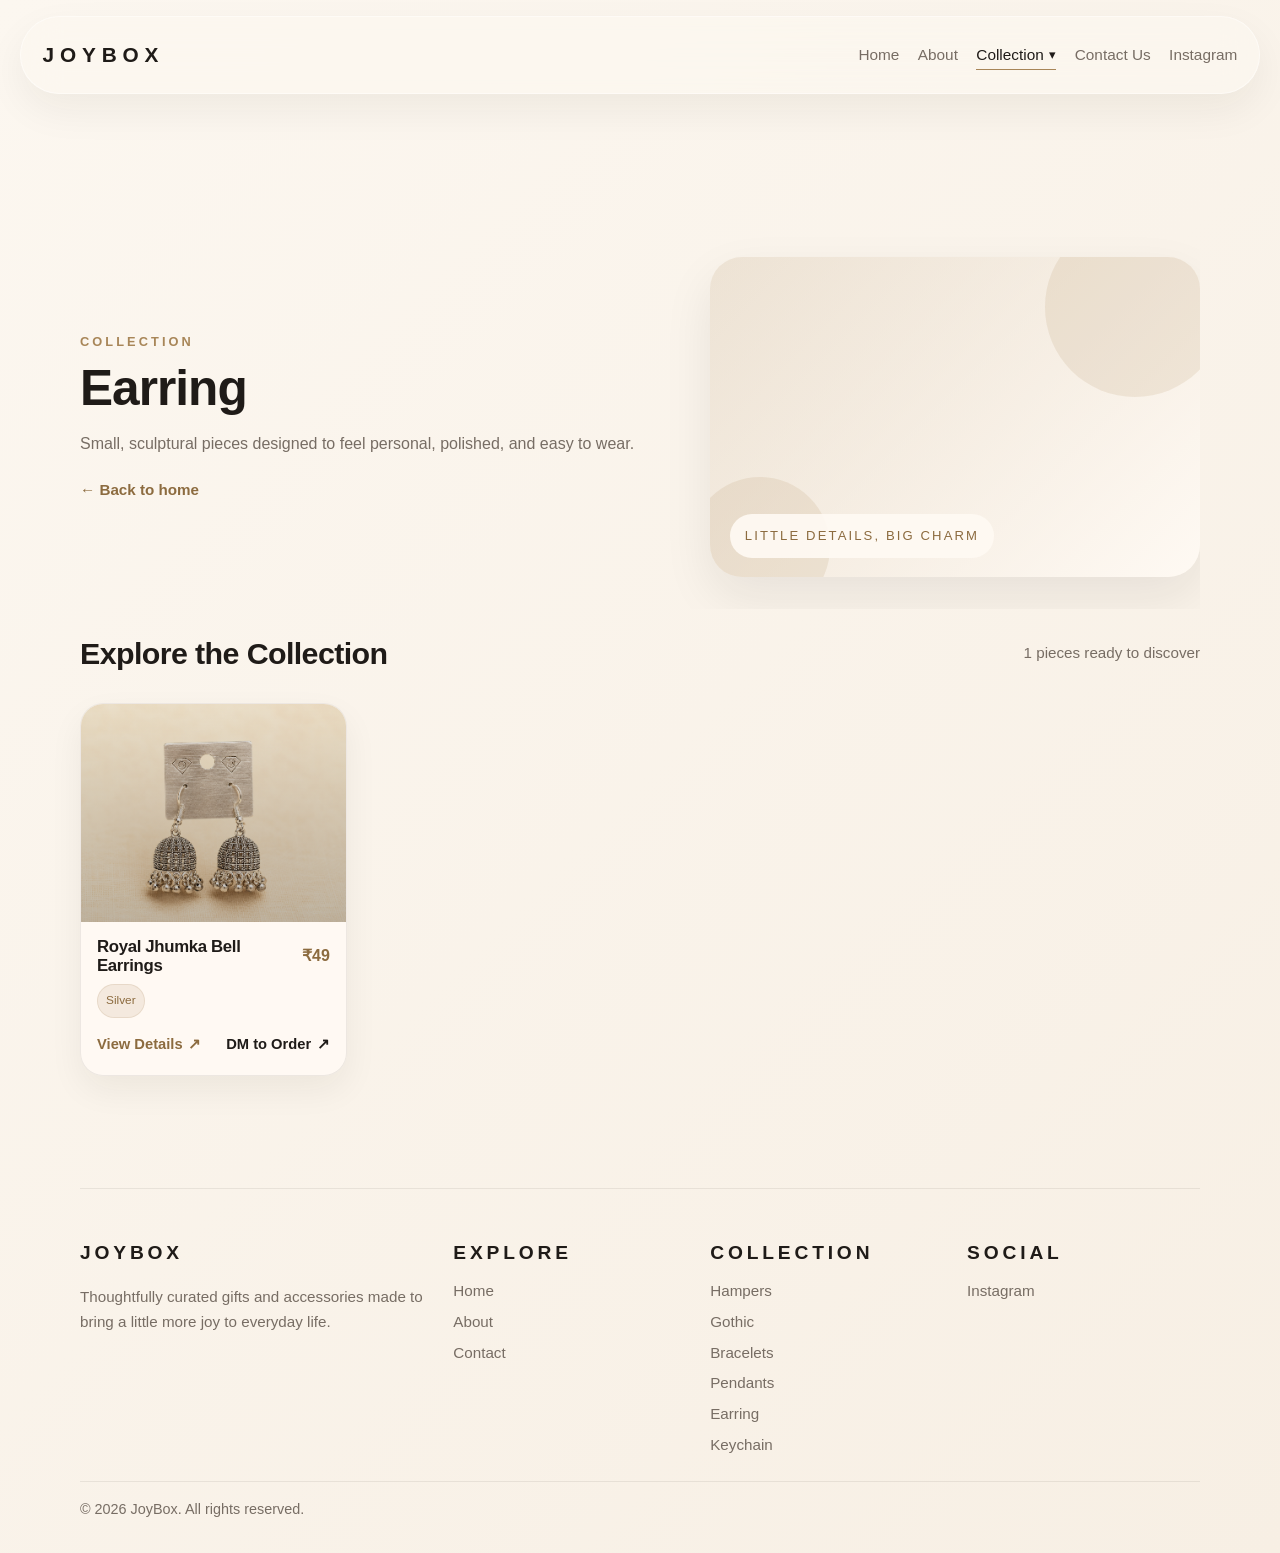
<file: earring.html>
<!DOCTYPE html>
<html lang="en">
  <head>
    <meta charset="UTF-8" />
    <meta name="viewport" content="width=device-width, initial-scale=1.0" />
    <title>JoyBox | Earring</title>
    <meta name="description" content="JoyBox earrings — small, sculptural, and made to catch the light with every little movement." />
    <meta property="og:title" content="JoyBox | Earring" />
    <meta property="og:description" content="Small, sculptural pieces designed to feel personal and easy to wear." />
    <meta property="og:type" content="website" />
    <meta name="twitter:card" content="summary_large_image" />
    <link rel="stylesheet" href="css/global.css" />
    <link rel="stylesheet" href="css/navbar.css" />
    <link rel="stylesheet" href="css/collection.css" />
  </head>
  <body>
    <header id="navbar-container"></header>

    <main class="collection-page page-shell">
      <section class="collection-hero reveal">
        <div class="collection-hero__content">
          <p class="eyebrow">Collection</p>
          <h1 class="collection-hero__title" data-collection-title>Earring</h1>
          <p class="collection-hero__copy" data-collection-description>Small, sculptural pieces designed to feel personal, polished, and easy to wear.</p>
          <a class="collection-hero__nav" href="index.html">← Back to home</a>
        </div>
        <div class="collection-hero__visual">
          <span class="collection-hero__badge">Little details, big charm</span>
        </div>
      </section>

      <section class="collection-catalog reveal">
        <div class="collection-catalog__head">
          <h2>Explore the Collection</h2>
          <p class="collection-catalog__summary" data-collection-summary></p>
        </div>
        <div class="collection-grid" data-product-grid></div>
      </section>
    </main>
    <footer class="footer page-shell">
    <div class="footer__grid">
      <div>
        <div class="footer__brand">JOYBOX</div>
        <p>Thoughtfully curated gifts and accessories made to bring a little more joy to everyday life.</p>
      </div>
      <div>
        <div class="footer__brand">Explore</div>
        <div class="footer__links">
          <a href="index.html">Home</a>
          <a href="about.html">About</a>
          <a href="contact.html">Contact</a>
        </div>
      </div>
      <div>
        <div class="footer__brand">Collection</div>
        <div class="footer__links">
          <a href="hampers.html">Hampers</a>
          <a href="gothic.html">Gothic</a>
          <a href="bracelets.html">Bracelets</a>
          <a href="pendants.html">Pendants</a>
          <a href="earring.html">Earring</a>
          <a href="keychain.html">Keychain</a>
        </div>
      </div>
      <div>
        <div class="footer__brand">Social</div>
        <div class="footer__links">
          <a href="https://www.instagram.com/joybox.08/" target="_blank" rel="noreferrer noopener">Instagram</a>
        </div>
      </div>
    </div>
    <div class="footer__bottom">© <span data-year></span> JoyBox. All rights reserved.</div>
  </footer>
    <script src="js/main.js"></script>
    <script src="js/navbar.js"></script>
    <script src="js/product-data.js"></script>
    <script src="js/collection.js"></script>
  </body>
</html>
</file>
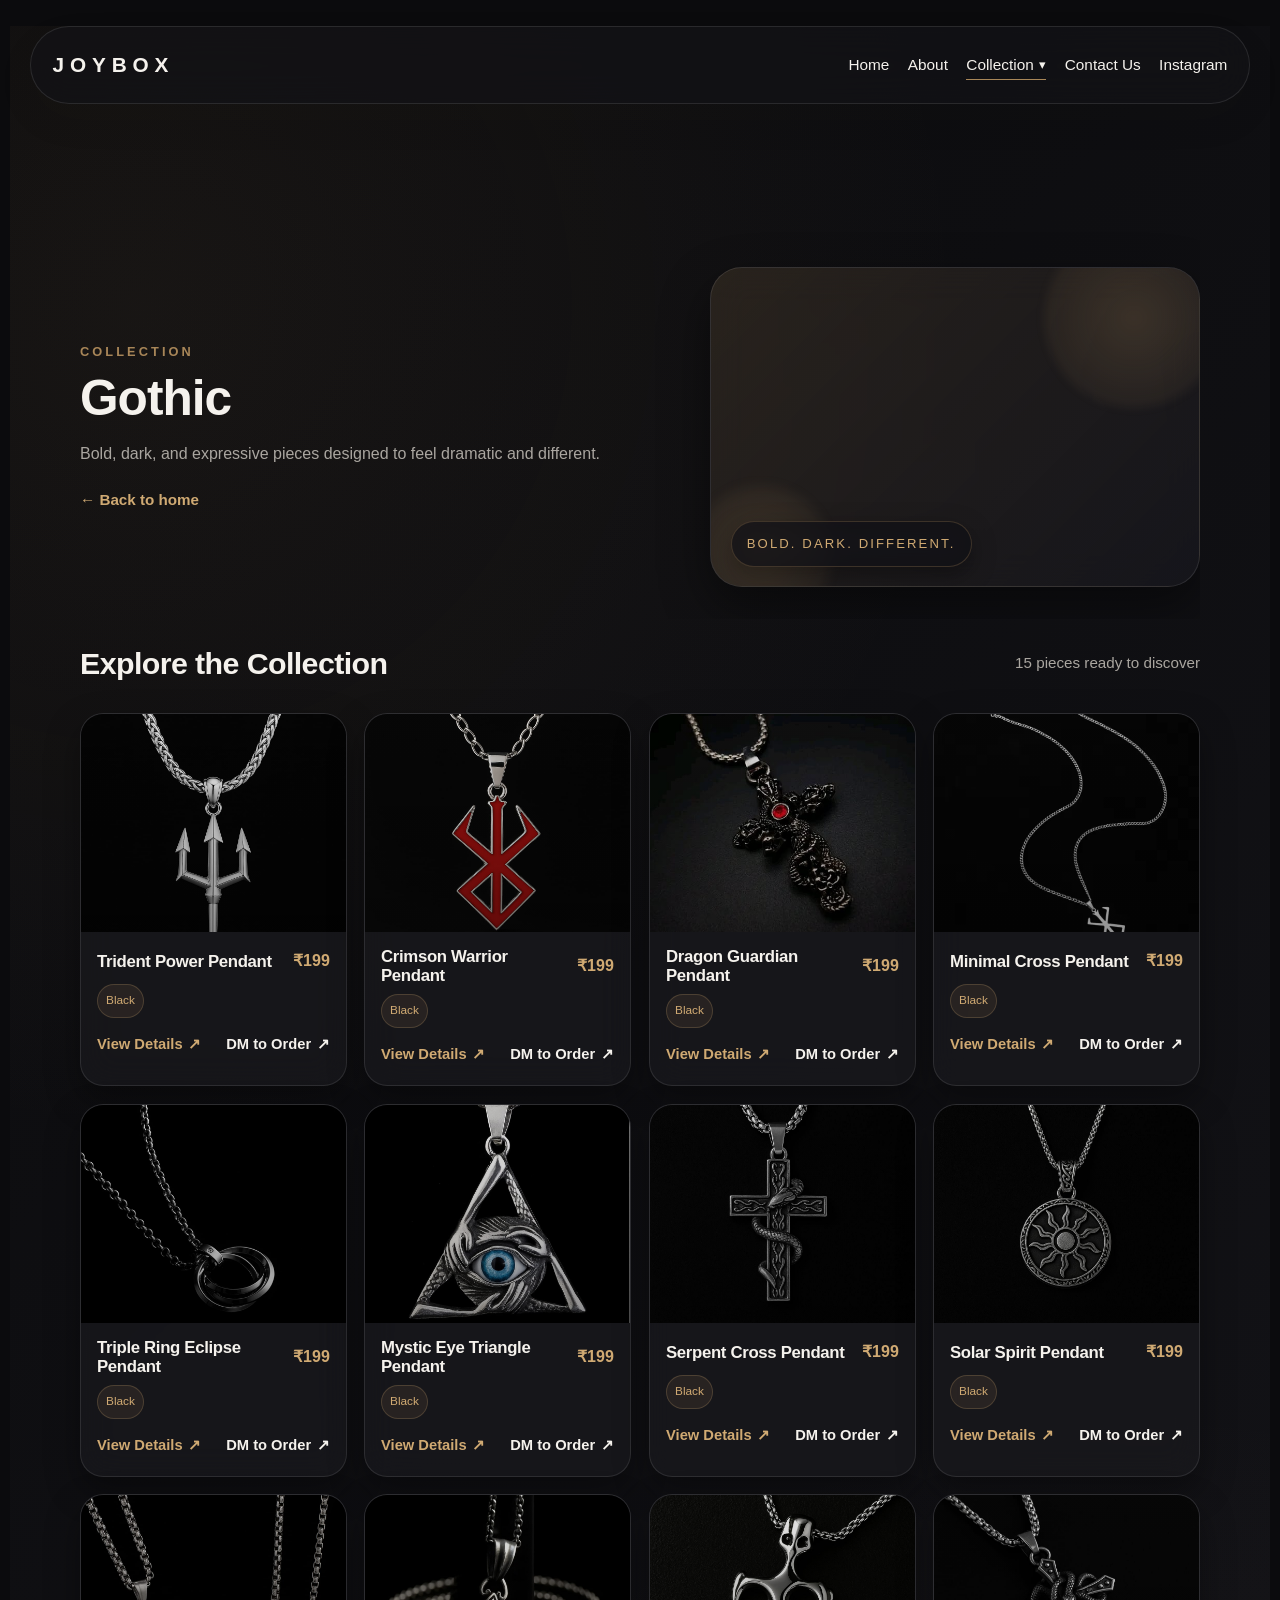
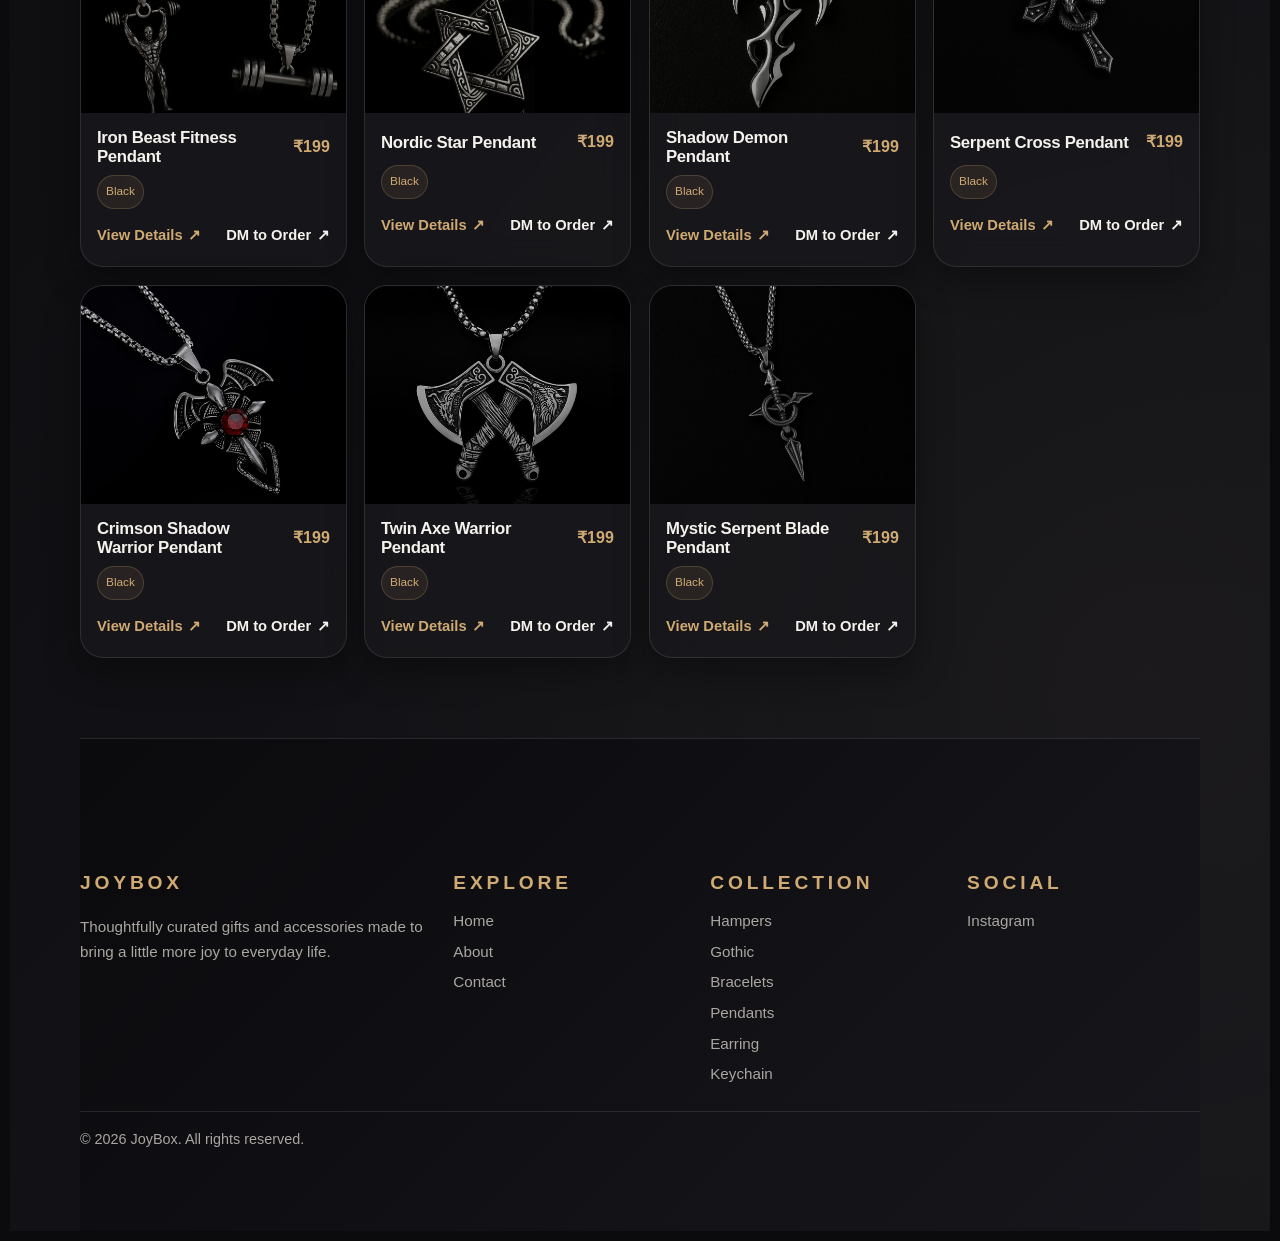
<file: gothic.html>
<!DOCTYPE html>
<html lang="en">

<head>
  <meta charset="UTF-8" />
  <meta name="viewport" content="width=device-width, initial-scale=1.0" />
  <title>JoyBox | Gothic</title>
  <meta name="description"
    content="JoyBox gothic collection — bold, dark, expressive pieces shaped with a dramatic edge." />
  <meta property="og:title" content="JoyBox | Gothic" />
  <meta property="og:description" content="Bold, dark, expressive pieces shaped with a dramatic edge." />
  <meta property="og:type" content="website" />
  <meta name="twitter:card" content="summary_large_image" />
  <!-- <link rel="stylesheet" href="css/global.css" /> -->
 
  <link rel="stylesheet" href="css/navbar.css" />
  <!-- <link rel="stylesheet" href="css/collection.css" /> -->
   <link rel="stylesheet" href="css/trail.css" />
   <link rel="stylesheet" href="css/dark.css" />
</head>

<body>
  <header id="navbar-container"></header>

  <main class="collection-page page-shell">
    <section class="collection-hero reveal">
      <div class="collection-hero__content">
        <p class="eyebrow">Collection</p>
        <h1 class="collection-hero__title" data-collection-title>Gothic</h1>
        <p class="collection-hero__copy" data-collection-description>Bold, dark, and expressive pieces shaped with a
          dramatic edge.</p>
        <a class="collection-hero__nav" href="index.html">← Back to home</a>
      </div>
      <div class="collection-hero__visual">
        <span class="collection-hero__badge">Bold. Dark. Different.</span>
      </div>
    </section>

    <section class="collection-catalog reveal">
      <div class="collection-catalog__head">
        <h2>Explore the Collection</h2>
        <p class="collection-catalog__summary" data-collection-summary></p>
      </div>
      <div class="collection-grid" data-product-grid></div>
    </section>
  </main>
  <footer class="footer page-shell">
    <div class="footer__grid">
      <div>
        <div class="footer__brand">JOYBOX</div>
        <p>Thoughtfully curated gifts and accessories made to bring a little more joy to everyday life.</p>
      </div>
      <div>
        <div class="footer__brand">Explore</div>
        <div class="footer__links">
          <a href="index.html">Home</a>
          <a href="about.html">About</a>
          <a href="contact.html">Contact</a>
        </div>
      </div>
      <div>
        <div class="footer__brand">Collection</div>
        <div class="footer__links">
          <a href="hampers.html">Hampers</a>
          <a href="gothic.html">Gothic</a>
          <a href="bracelets.html">Bracelets</a>
          <a href="pendants.html">Pendants</a>
          <a href="earring.html">Earring</a>
          <a href="keychain.html">Keychain</a>
        </div>
      </div>
      <div>
        <div class="footer__brand">Social</div>
        <div class="footer__links">
          <a href="https://www.instagram.com/joybox.08/" target="_blank" rel="noreferrer noopener">Instagram</a>
        </div>
      </div>
    </div>
    <div class="footer__bottom">© <span data-year></span> JoyBox. All rights reserved.</div>
  </footer>
  <script src="js/main.js"></script>
  <script src="js/navbar.js"></script>
  <script src="js/product-data.js"></script>
  <script src="js/collection.js"></script>
</body>

</html>
</file>
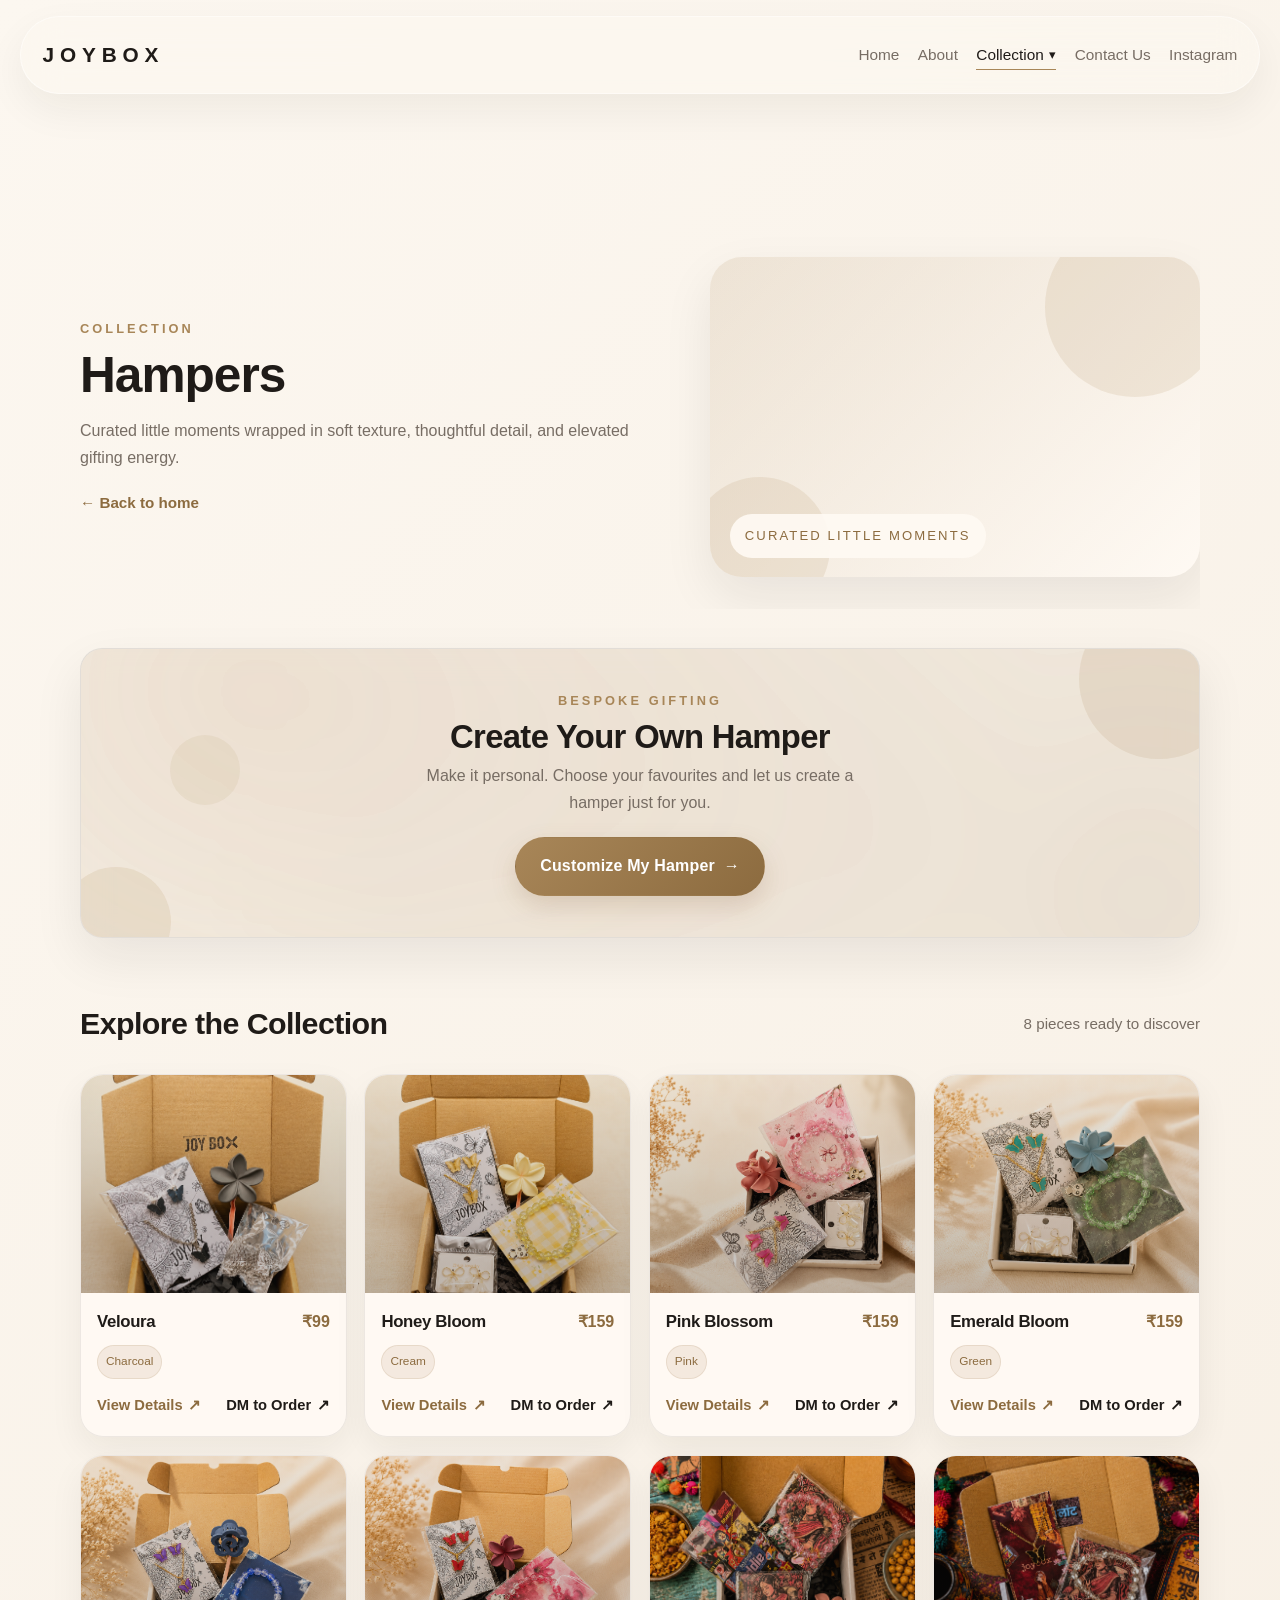
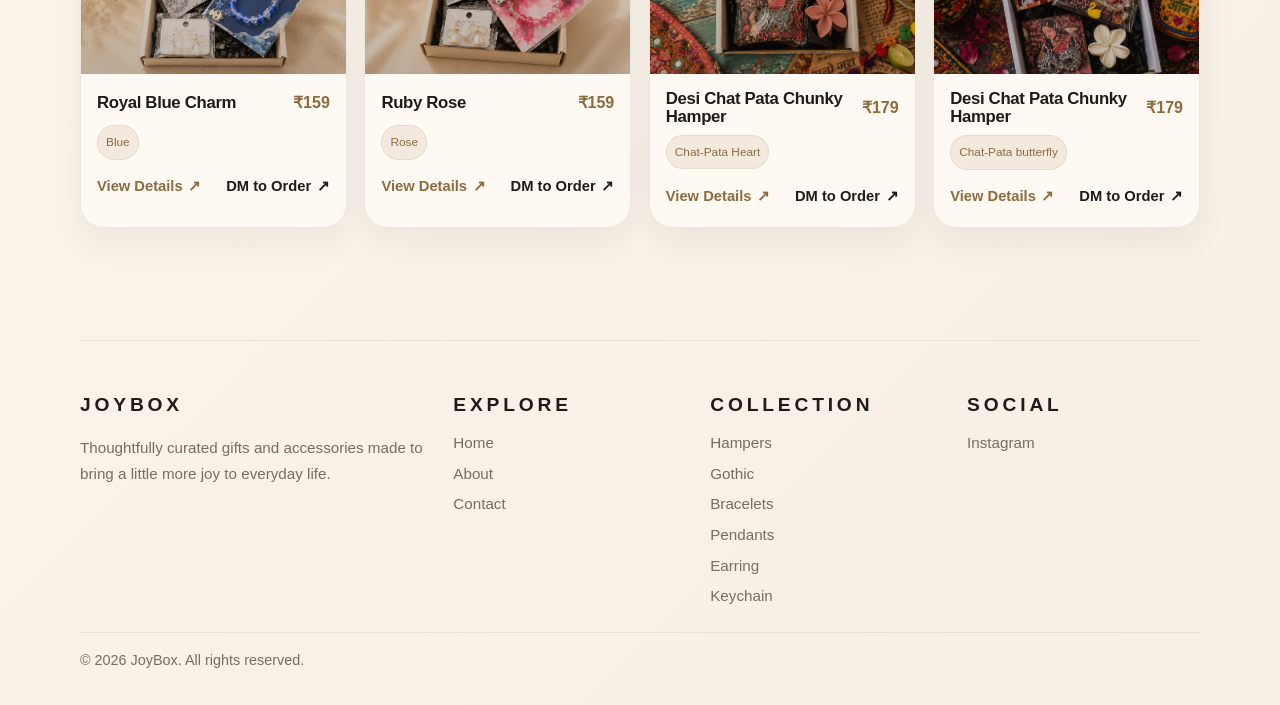
<file: hampers.html>
<!DOCTYPE html>
<html lang="en">
  <head>
    <meta charset="UTF-8" />
    <meta name="viewport" content="width=device-width, initial-scale=1.0" />
    <title>JoyBox | Hampers</title>
    <meta name="description" content="JoyBox hampers — curated little moments wrapped in soft texture, thoughtful detail, and elevated gifting energy." />
    <meta property="og:title" content="JoyBox | Hampers" />
    <meta property="og:description" content="Curated little moments wrapped in soft texture and elevated gifting energy." />
    <meta property="og:type" content="website" />
    <meta name="twitter:card" content="summary_large_image" />
    <link rel="stylesheet" href="css/global.css" />
    <link rel="stylesheet" href="css/navbar.css" />
    <link rel="stylesheet" href="css/collection.css" />
  </head>
  <body>
    <header id="navbar-container"></header>

    <main class="collection-page page-shell">
      <section class="collection-hero reveal">
        <div class="collection-hero__content">
          <p class="eyebrow">Collection</p>
          <h1 class="collection-hero__title" data-collection-title>Hampers</h1>
          <p class="collection-hero__copy" data-collection-description>Curated little moments wrapped in thoughtful detail and elevated gifting energy.</p>
          <a class="collection-hero__nav" href="index.html">← Back to home</a>
        </div>
        <div class="collection-hero__visual">
          <span class="collection-hero__badge">Curated little moments</span>
        </div>
      </section>

      <section class="custom-hamper reveal" aria-label="Create your own hamper">
        <div class="custom-hamper__inner">
          <span class="custom-hamper__shape custom-hamper__shape--a" aria-hidden="true"></span>
          <span class="custom-hamper__shape custom-hamper__shape--b" aria-hidden="true"></span>
          <span class="custom-hamper__shape custom-hamper__shape--c" aria-hidden="true"></span>
          <p class="eyebrow custom-hamper__eyebrow">Bespoke Gifting</p>
          <h2 class="custom-hamper__title">Create Your Own Hamper</h2>
          <p class="custom-hamper__copy">Make it personal. Choose your favourites and let us create a hamper just for you.</p>
          <a class="btn custom-hamper__cta" href="https://www.instagram.com/joybox.08/" target="_blank" rel="noreferrer noopener">
            Customize My Hamper
            <span class="custom-hamper__arrow" aria-hidden="true">→</span>
          </a>
        </div>
      </section>

      <section class="collection-catalog reveal">
        <div class="collection-catalog__head">
          <h2>Explore the Collection</h2>
          <p class="collection-catalog__summary" data-collection-summary></p>
        </div>
        <div class="collection-grid" data-product-grid></div>
      </section>
    </main>
    <footer class="footer page-shell">
    <div class="footer__grid">
      <div>
        <div class="footer__brand">JOYBOX</div>
        <p>Thoughtfully curated gifts and accessories made to bring a little more joy to everyday life.</p>
      </div>
      <div>
        <div class="footer__brand">Explore</div>
        <div class="footer__links">
          <a href="index.html">Home</a>
          <a href="about.html">About</a>
          <a href="contact.html">Contact</a>
        </div>
      </div>
      <div>
        <div class="footer__brand">Collection</div>
        <div class="footer__links">
          <a href="hampers.html">Hampers</a>
          <a href="gothic.html">Gothic</a>
          <a href="bracelets.html">Bracelets</a>
          <a href="pendants.html">Pendants</a>
          <a href="earring.html">Earring</a>
          <a href="keychain.html">Keychain</a>
        </div>
      </div>
      <div>
        <div class="footer__brand">Social</div>
        <div class="footer__links">
          <a href="https://www.instagram.com/joybox.08/" target="_blank" rel="noreferrer noopener">Instagram</a>
        </div>
      </div>
    </div>
    <div class="footer__bottom">© <span data-year></span> JoyBox. All rights reserved.</div>
  </footer>
    <script src="js/main.js"></script>
    <script src="js/navbar.js"></script>
    <script src="js/product-data.js"></script>
    <script src="js/collection.js"></script>
  </body>
</html>
</file>
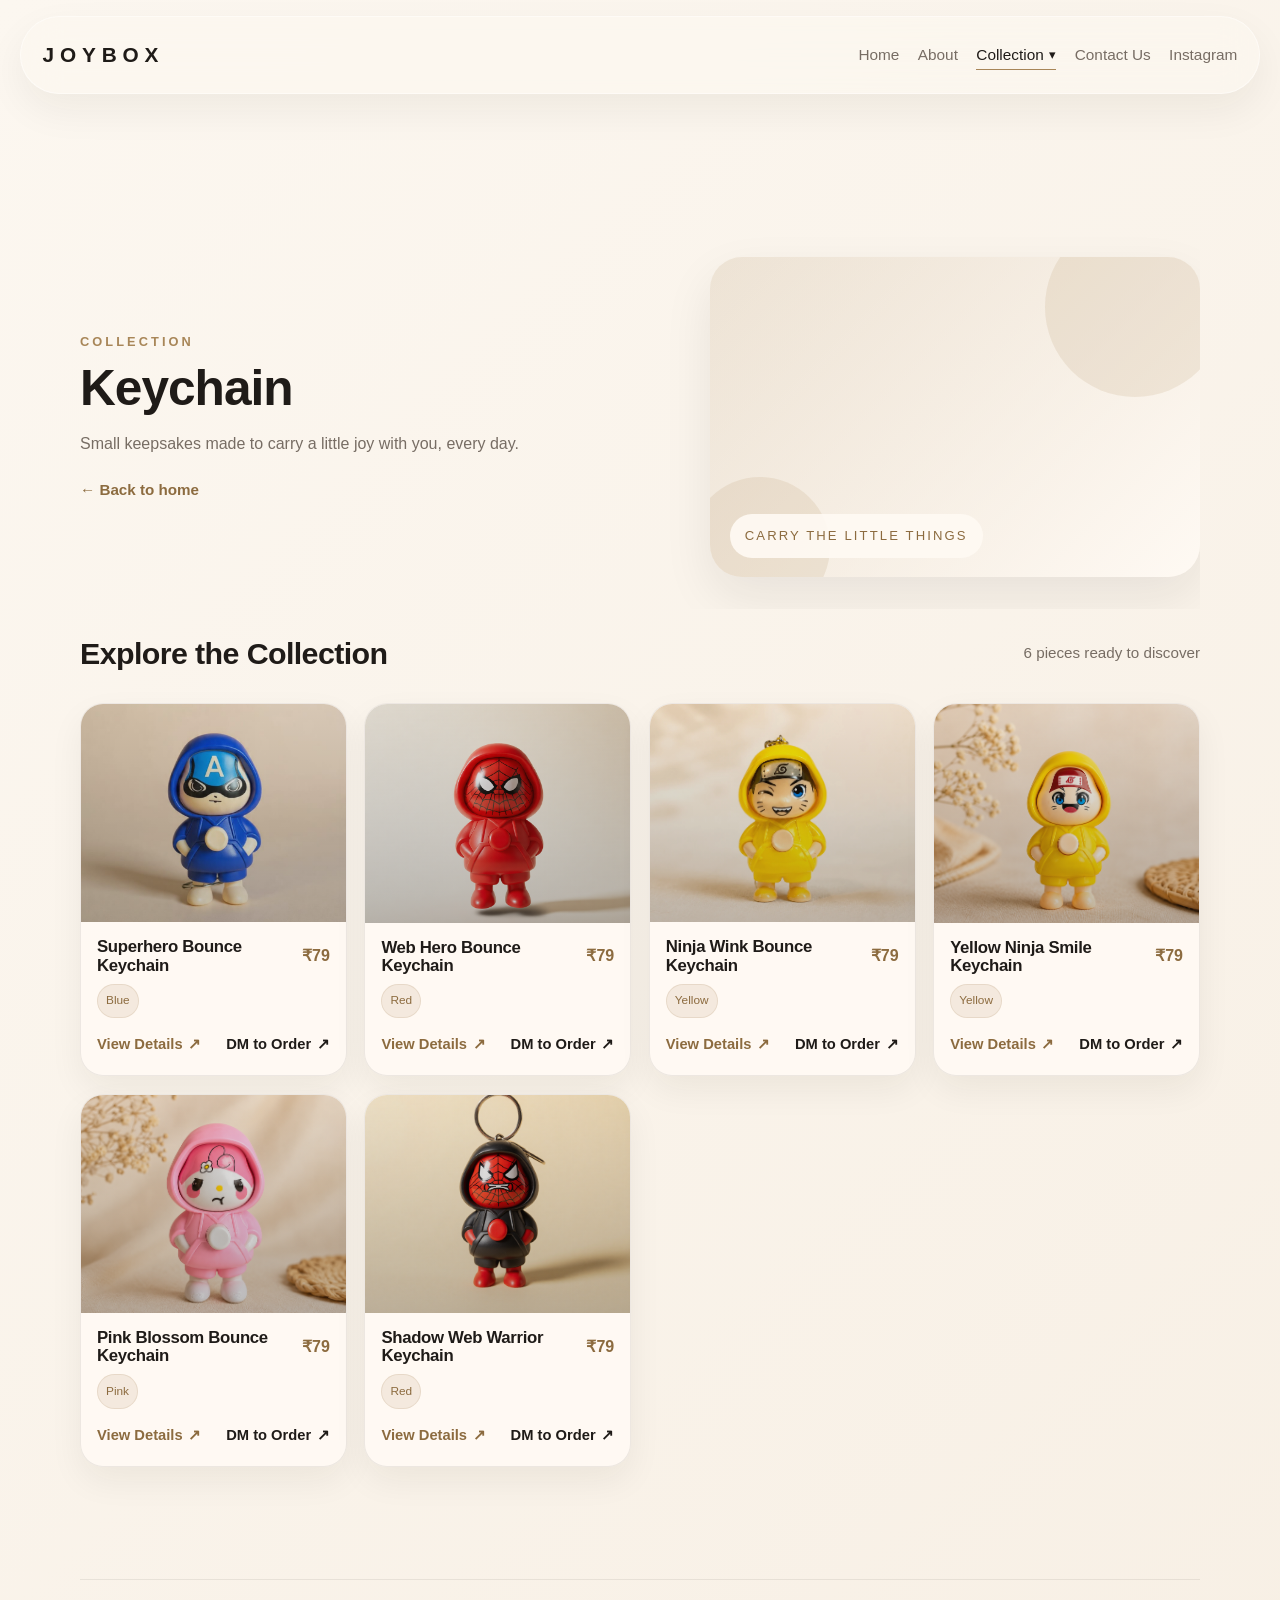
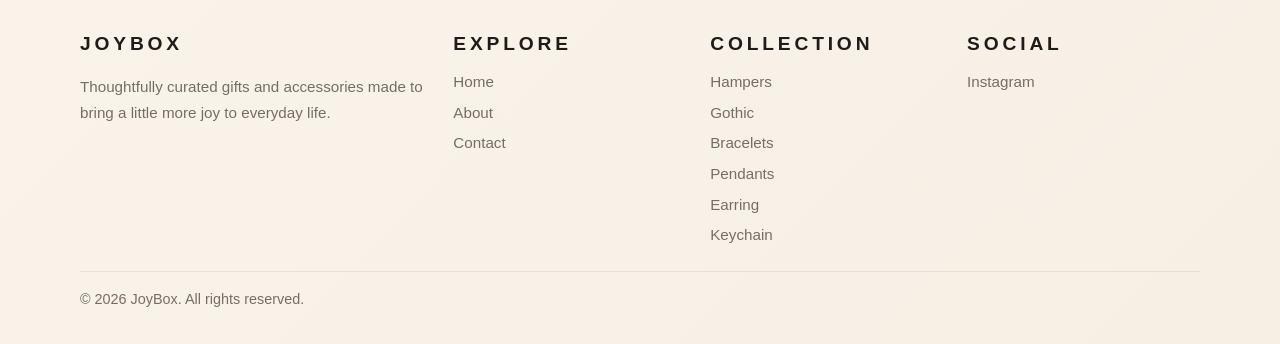
<file: keychain.html>
<!DOCTYPE html>
<html lang="en">
  <head>
    <meta charset="UTF-8" />
    <meta name="viewport" content="width=device-width, initial-scale=1.0" />
    <title>JoyBox | Keychain</title>
    <meta name="description" content="JoyBox keychains — small keepsakes made to carry a little joy with you, every day." />
    <meta property="og:title" content="JoyBox | Keychain" />
    <meta property="og:description" content="Small keepsakes made to carry a little joy with you, every day." />
    <meta property="og:type" content="website" />
    <meta name="twitter:card" content="summary_large_image" />
    <link rel="stylesheet" href="css/global.css" />
    <link rel="stylesheet" href="css/navbar.css" />
    <link rel="stylesheet" href="css/collection.css" />
  </head>
  <body>
    <header id="navbar-container"></header>

    <main class="collection-page page-shell">
      <section class="collection-hero reveal">
        <div class="collection-hero__content">
          <p class="eyebrow">Collection</p>
          <h1 class="collection-hero__title" data-collection-title>Keychain</h1>
          <p class="collection-hero__copy" data-collection-description>Small keepsakes made to carry a little joy with you, every day.</p>
          <a class="collection-hero__nav" href="index.html">← Back to home</a>
        </div>
        <div class="collection-hero__visual">
          <span class="collection-hero__badge">Carry the little things</span>
        </div>
      </section>

      <section class="collection-catalog reveal">
        <div class="collection-catalog__head">
          <h2>Explore the Collection</h2>
          <p class="collection-catalog__summary" data-collection-summary></p>
        </div>
        <div class="collection-grid" data-product-grid></div>
      </section>
    </main>
    <footer class="footer page-shell">
    <div class="footer__grid">
      <div>
        <div class="footer__brand">JOYBOX</div>
        <p>Thoughtfully curated gifts and accessories made to bring a little more joy to everyday life.</p>
      </div>
      <div>
        <div class="footer__brand">Explore</div>
        <div class="footer__links">
          <a href="index.html">Home</a>
          <a href="about.html">About</a>
          <a href="contact.html">Contact</a>
        </div>
      </div>
      <div>
        <div class="footer__brand">Collection</div>
        <div class="footer__links">
          <a href="hampers.html">Hampers</a>
          <a href="gothic.html">Gothic</a>
          <a href="bracelets.html">Bracelets</a>
          <a href="pendants.html">Pendants</a>
          <a href="earring.html">Earring</a>
          <a href="keychain.html">Keychain</a>
        </div>
      </div>
      <div>
        <div class="footer__brand">Social</div>
        <div class="footer__links">
          <a href="https://www.instagram.com/joybox.08/" target="_blank" rel="noreferrer noopener">Instagram</a>
        </div>
      </div>
    </div>
    <div class="footer__bottom">© <span data-year></span> JoyBox. All rights reserved.</div>
  </footer>
    <script src="js/main.js"></script>
    <script src="js/navbar.js"></script>
    <script src="js/product-data.js"></script>
    <script src="js/collection.js"></script>
  </body>
</html>
</file>
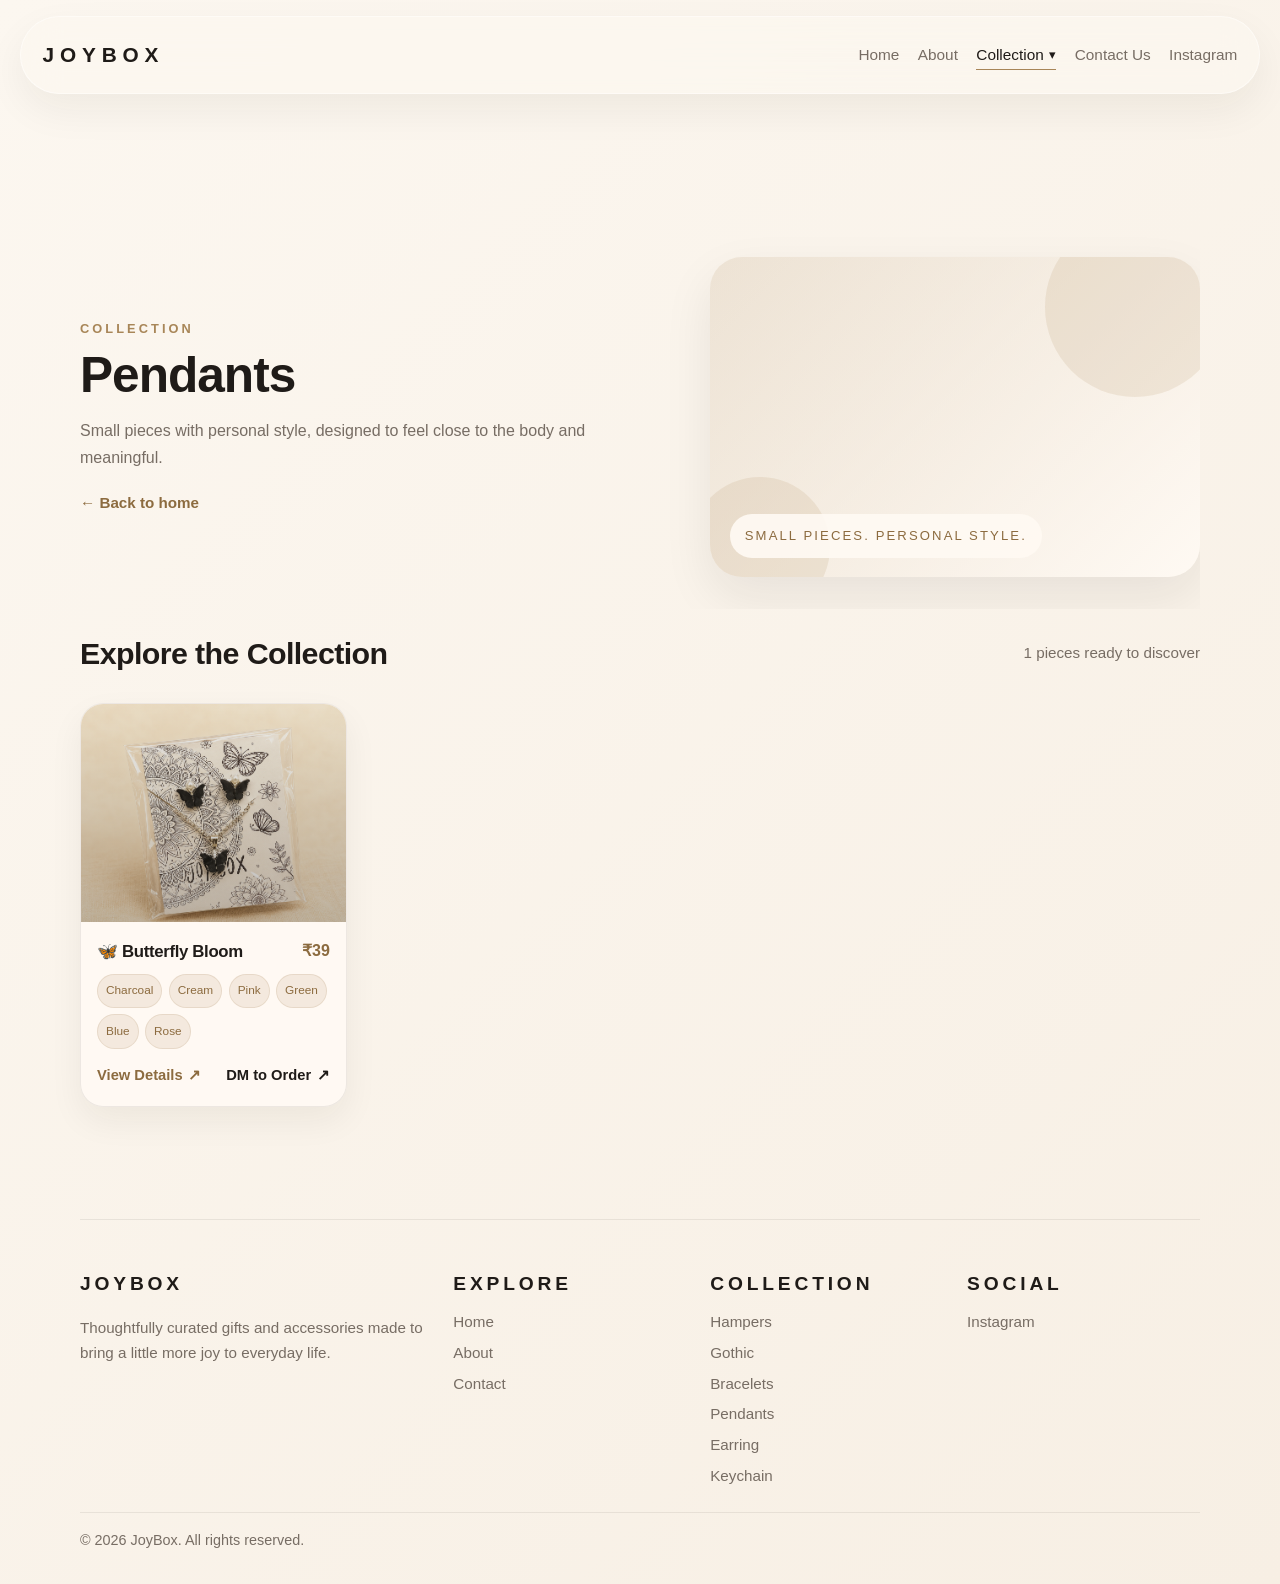
<file: pendants.html>
<!DOCTYPE html>
<html lang="en">
  <head>
    <meta charset="UTF-8" />
    <meta name="viewport" content="width=device-width, initial-scale=1.0" />
    <title>JoyBox | Pendants</title>
    <meta name="description" content="JoyBox pendants — small pieces with personal style, designed to feel meaningful and close to the body." />
    <meta property="og:title" content="JoyBox | Pendants" />
    <meta property="og:description" content="Small pieces with personal style, designed to feel meaningful and close to the body." />
    <meta property="og:type" content="website" />
    <meta name="twitter:card" content="summary_large_image" />
    <link rel="stylesheet" href="css/global.css" />
    <link rel="stylesheet" href="css/navbar.css" />
    <link rel="stylesheet" href="css/collection.css" />
  </head>
  <body>
    <header id="navbar-container"></header>

    <main class="collection-page page-shell">
      <section class="collection-hero reveal">
        <div class="collection-hero__content">
          <p class="eyebrow">Collection</p>
          <h1 class="collection-hero__title" data-collection-title>Pendants</h1>
          <p class="collection-hero__copy" data-collection-description>Small pieces with personal style, designed to feel meaningful and close to the body.</p>
          <a class="collection-hero__nav" href="index.html">← Back to home</a>
        </div>
        <div class="collection-hero__visual">
          <span class="collection-hero__badge">Small pieces. Personal style.</span>
        </div>
      </section>

      <section class="collection-catalog reveal">
        <div class="collection-catalog__head">
          <h2>Explore the Collection</h2>
          <p class="collection-catalog__summary" data-collection-summary></p>
        </div>
        <div class="collection-grid" data-product-grid></div>
      </section>
    </main>
    <footer class="footer page-shell">
    <div class="footer__grid">
      <div>
        <div class="footer__brand">JOYBOX</div>
        <p>Thoughtfully curated gifts and accessories made to bring a little more joy to everyday life.</p>
      </div>
      <div>
        <div class="footer__brand">Explore</div>
        <div class="footer__links">
          <a href="index.html">Home</a>
          <a href="about.html">About</a>
          <a href="contact.html">Contact</a>
        </div>
      </div>
      <div>
        <div class="footer__brand">Collection</div>
        <div class="footer__links">
          <a href="hampers.html">Hampers</a>
          <a href="gothic.html">Gothic</a>
          <a href="bracelets.html">Bracelets</a>
          <a href="pendants.html">Pendants</a>
          <a href="earring.html">Earring</a>
          <a href="keychain.html">Keychain</a>
        </div>
      </div>
      <div>
        <div class="footer__brand">Social</div>
        <div class="footer__links">
          <a href="https://www.instagram.com/joybox.08/" target="_blank" rel="noreferrer noopener">Instagram</a>
        </div>
      </div>
    </div>
    <div class="footer__bottom">© <span data-year></span> JoyBox. All rights reserved.</div>
  </footer>

    <script src="js/main.js"></script>
    <script src="js/navbar.js"></script>
    <script src="js/product-data.js"></script>
    <script src="js/collection.js"></script>
  </body>
</html>
</file>
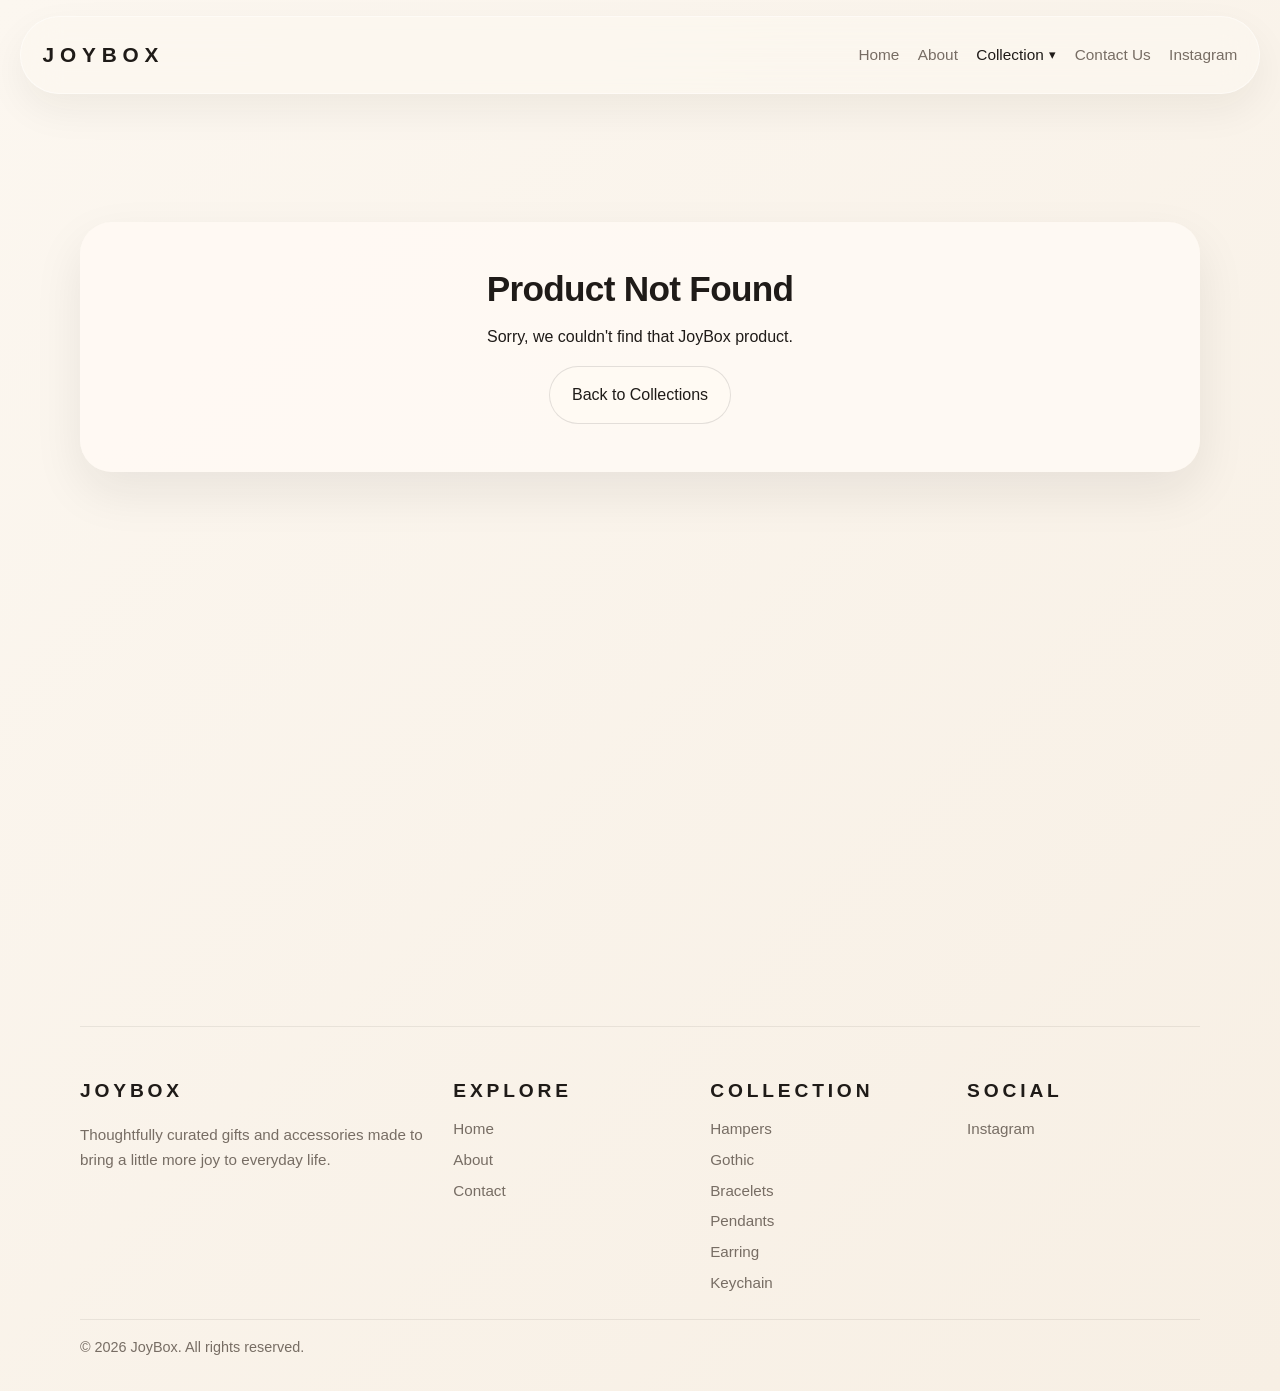
<file: product.html>
<!DOCTYPE html>
<html lang="en">
  <head>
    <meta charset="UTF-8" />
    <meta name="viewport" content="width=device-width, initial-scale=1.0" />
    <title>JoyBox | Product</title>
    <meta name="description" content="JoyBox product detail page — view images, select colour, and DM @joybox.08 to order." />
    <meta property="og:title" content="JoyBox | Product" />
    <meta property="og:description" content="View images, select colour, and DM @joybox.08 to order." />
    <meta property="og:type" content="product" />
    <meta name="twitter:card" content="summary_large_image" />
    <link rel="stylesheet" href="css/global.css" />
    <link rel="stylesheet" href="css/navbar.css" />
    <link rel="stylesheet" href="css/collection.css" />
    <link rel="stylesheet" href="css/product.css" />
  </head>
  <body>
    <header id="navbar-container"></header>

    <main class="product-page page-shell">
      <div data-product-root></div>
    </main>
    <footer class="footer page-shell">
    <div class="footer__grid">
      <div>
        <div class="footer__brand">JOYBOX</div>
        <p>Thoughtfully curated gifts and accessories made to bring a little more joy to everyday life.</p>
      </div>
      <div>
        <div class="footer__brand">Explore</div>
        <div class="footer__links">
          <a href="index.html">Home</a>
          <a href="about.html">About</a>
          <a href="contact.html">Contact</a>
        </div>
      </div>
      <div>
        <div class="footer__brand">Collection</div>
        <div class="footer__links">
          <a href="hampers.html">Hampers</a>
          <a href="gothic.html">Gothic</a>
          <a href="bracelets.html">Bracelets</a>
          <a href="pendants.html">Pendants</a>
          <a href="earring.html">Earring</a>
          <a href="keychain.html">Keychain</a>
        </div>
      </div>
      <div>
        <div class="footer__brand">Social</div>
        <div class="footer__links">
          <a href="https://www.instagram.com/joybox.08/" target="_blank" rel="noreferrer noopener">Instagram</a>
        </div>
      </div>
    </div>
    <div class="footer__bottom">© <span data-year></span> JoyBox. All rights reserved.</div>
  </footer>
    <script src="js/main.js"></script>
    <script src="js/navbar.js"></script>
    <script src="js/product-data.js"></script>
    <script src="js/product.js"></script>
  </body>
</html>
</file>
<file: css/global.css>
:root {
  --bg: #fcf7f0;
  --bg-soft: #f7efe4;
  --surface: rgba(255, 250, 244, 0.76);
  --text: #1f1b18;
  --muted: #776d64;
  --accent: #a88658;
  --accent-strong: #8c6b3f;
  --border: rgba(31, 27, 24, 0.12);
  --shadow: 0 20px 50px rgba(31, 27, 24, 0.08);
  --radius: 22px;
  --radius-sm: 14px;
  --container: min(1120px, calc(100% - 2rem));
  --transition: 220ms ease;
  --font-display: "Inter", "Segoe UI", sans-serif;
  --font-body: "Inter", "Segoe UI", sans-serif;
}

* {
  box-sizing: border-box;
}

html {
  scroll-behavior: smooth;
}

body {
  margin: 0;
  font-family: var(--font-body);
  color: var(--text);
  background: linear-gradient(135deg, var(--bg) 0%, var(--bg-soft) 100%);
  line-height: 1.65;
  overflow-x: hidden;
}

a {
  color: inherit;
  text-decoration: none;
}

img {
  max-width: 100%;
  display: block;
}

button {
  font: inherit;
}

main {
  min-height: 100vh;
}

.page-shell {
  width: var(--container);
  margin: 0 auto;
  padding: 8rem 0 5rem;
}

.page-hero {
  max-width: 720px;
  padding: 3rem 0;
}

.eyebrow {
  margin: 0 0 0.6rem;
  text-transform: uppercase;
  letter-spacing: 0.24em;
  font-size: 0.8rem;
  color: var(--accent);
  font-weight: 600;
}

h1,
h2,
h3,
h4 {
  font-family: var(--font-display);
  line-height: 1.08;
  letter-spacing: -0.02em;
  margin: 0 0 1rem;
}

h1 {
  font-size: clamp(2rem, 4vw, 3.1rem);
}

h2 {
  font-size: clamp(1.6rem, 3vw, 2.2rem);
}

.page-copy {
  font-size: 1.02rem;
  color: var(--muted);
  max-width: 60ch;
}

.btn,
.button {
  display: inline-flex;
  align-items: center;
  justify-content: center;
  gap: 0.5rem;
  padding: 0.9rem 1.35rem;
  border-radius: 999px;
  border: 1px solid var(--border);
  background: var(--surface);
  color: var(--text);
  transition: transform var(--transition), background var(--transition), border-color var(--transition);
}

.btn:hover,
.button:hover {
  transform: translateY(-1px);
  border-color: var(--accent);
}

.link-underline {
  position: relative;
}

.link-underline::after {
  content: "";
  position: absolute;
  left: 0;
  bottom: -0.2rem;
  width: 100%;
  height: 1px;
  background: currentColor;
  transform: scaleX(0);
  transform-origin: left;
  transition: transform var(--transition);
}

.link-underline:hover::after,
.link-underline:focus-visible::after,
.nav-link.active::after {
  transform: scaleX(1);
}

.reveal {
  opacity: 0;
  transform: translateY(24px);
  transition: opacity 700ms ease, transform 700ms ease;
}

.reveal.is-visible {
  opacity: 1;
  transform: translateY(0);
}

.reveal-up {
  opacity: 0;
  transform: translateY(18px);
}

.reveal-left {
  opacity: 0;
  transform: translateX(-18px);
}

.reveal-right {
  opacity: 0;
  transform: translateX(18px);
}

.reveal-up.is-visible,
.reveal-left.is-visible,
.reveal-right.is-visible {
  opacity: 1;
  transform: translate(0);
}

.footer {
  padding: 3rem 0 2rem;
  border-top: 1px solid rgba(31, 27, 24, 0.08);
  margin-top: 2rem;
}

.footer__grid {
  display: grid;
  grid-template-columns: 1.2fr 0.8fr 0.8fr 0.8fr;
  gap: 1.5rem;
  align-items: start;
}

.footer__brand {
  font-size: 1.2rem;
  font-weight: 700;
  letter-spacing: 0.2em;
  text-transform: uppercase;
  margin-bottom: 0.6rem;
}

.footer p,
.footer a {
  color: var(--muted);
  font-size: 0.95rem;
  word-break: break-word;
  overflow-wrap: anywhere;
}

.footer__links {
  display: grid;
  gap: 0.35rem;
}

.footer__bottom {
  margin-top: 1.5rem;
  padding-top: 1rem;
  border-top: 1px solid rgba(31, 27, 24, 0.08);
  color: var(--muted);
  font-size: 0.9rem;
}

/* Footer responsive behavior — applies across every page */
@media (max-width: 1024px) {
  .footer__grid {
    grid-template-columns: 1fr 1fr;
    gap: 1.75rem 1.25rem;
  }
}

@media (max-width: 768px) {
  .footer {
    padding: 2.4rem 0 1.6rem;
  }

  .footer__grid {
    grid-template-columns: 1fr;
    gap: 1.4rem;
    text-align: left;
  }

  .footer__brand {
    margin-bottom: 0.4rem;
  }

  .footer__bottom {
    margin-top: 1.2rem;
    text-align: center;
  }
}

@media (max-width: 480px) {
  .footer {
    padding: 2rem 0 1.4rem;
  }

  .footer__grid {
    gap: 1.1rem;
  }

  .footer__brand {
    font-size: 1.05rem;
    letter-spacing: 0.18em;
  }

  .footer p,
  .footer a {
    font-size: 0.9rem;
  }
}

@media (max-width: 390px) {
  .footer {
    padding: 1.8rem 0 1.2rem;
  }

  .footer__grid {
    gap: 0.95rem;
  }

  .footer__brand {
    font-size: 1rem;
    letter-spacing: 0.16em;
  }

  .footer p,
  .footer a {
    font-size: 0.88rem;
  }
}

@media (max-width: 360px) {
  .footer__grid {
    gap: 0.85rem;
  }

  .footer p,
  .footer a {
    font-size: 0.85rem;
  }
}

@media (prefers-reduced-motion: reduce) {
  html {
    scroll-behavior: auto;
  }

  *,
  *::before,
  *::after {
    animation-duration: 0.01ms !important;
    animation-iteration-count: 1 !important;
    transition-duration: 0.01ms !important;
    scroll-behavior: auto !important;
  }

  .reveal,
  .reveal-up,
  .reveal-left,
  .reveal-right {
    opacity: 1 !important;
    transform: none !important;
  }
}

@media (max-width: 768px) {
  .page-shell {
    padding-top: 7rem;
  }
}
</file>
<file: css/navbar.css>
:root {
  --nav-height: 78px;
}

body {
  padding-top: 0;
}

.navbar {
  position: sticky;
  top: 0;
  z-index: 1000;
  width: min(100%, 1280px);
  margin: 1rem auto 0;
  padding: 0 1.25rem;
}

.navbar__inner {
  display: flex;
  align-items: center;
  justify-content: space-between;
  gap: 1rem;
  min-height: var(--nav-height);
  padding: 0 1.35rem;
  border: 1px solid rgba(255, 255, 255, 0.45);
  border-radius: 999px;
  background: rgba(252, 247, 240, 0.64);
  backdrop-filter: blur(18px);
  -webkit-backdrop-filter: blur(18px);
  box-shadow: 0 16px 40px rgba(31, 27, 24, 0.06);
  transition: background var(--transition), box-shadow var(--transition), border-color var(--transition), transform var(--transition);
}

.navbar.is-scrolled .navbar__inner {
  background: rgba(252, 247, 240, 0.9);
  border-color: rgba(31, 27, 24, 0.12);
  box-shadow: 0 18px 42px rgba(31, 27, 24, 0.1);
}

.navbar__brand {
  font-size: 1.3rem;
  font-weight: 700;
  letter-spacing: 0.28em;
  text-transform: uppercase;
  color: var(--text);
}

.navbar__brand-strong {
  font-weight: 800;
}

.navbar__links {
  display: flex;
  align-items: center;
  gap: 1.15rem;
}

.nav-link,
.navbar__icon-link {
  position: relative;
  font-size: 0.96rem;
  color: var(--muted);
  padding: 0.3rem 0;
  transition: color var(--transition);
}

.nav-link:hover,
.nav-link:focus-visible,
.navbar__icon-link:hover,
.navbar__icon-link:focus-visible {
  color: var(--text);
}

.nav-link::after,
.navbar__icon-link::after {
  content: "";
  position: absolute;
  left: 0;
  bottom: -0.2rem;
  width: 100%;
  height: 1.5px;
  background: var(--accent);
  transform: scaleX(0);
  transform-origin: left;
  transition: transform var(--transition);
}

.nav-link:hover::after,
.nav-link:focus-visible::after,
.nav-link.active::after,
.navbar__icon-link:hover::after,
.navbar__icon-link:focus-visible::after {
  transform: scaleX(1);
}

.nav-link.active {
  color: var(--text);
}

.navbar__dropdown {
  position: relative;
}

/* Invisible hover bridge between trigger and dropdown panel.
   Prevents the dropdown from closing when the pointer crosses the gap. */
.navbar__dropdown::before {
  content: "";
  position: absolute;
  top: 100%;
  left: 0;
  right: 0;
  height: 0.7rem;
  pointer-events: auto;
}

.navbar__dropdown-toggle {
  display: inline-flex;
  align-items: center;
  gap: 0.35rem;
  background: none;
  border: 0;
  padding: 0;
  color: inherit;
  cursor: pointer;
}

.navbar__dropdown-toggle .caret {
  font-size: 0.8rem;
  transition: transform var(--transition);
}

.navbar__dropdown.is-open .caret {
  transform: rotate(180deg);
}

.navbar__dropdown-panel {
  position: absolute;
  top: 100%;
  left: 0;
  min-width: 180px;
  padding: 0.6rem;
  border: 1px solid rgba(31, 27, 24, 0.08);
  border-radius: var(--radius-sm);
  background: rgba(255, 250, 244, 0.96);
  box-shadow: var(--shadow);
  display: grid;
  gap: 0.2rem;
  opacity: 0;
  transform: translateY(8px);
  pointer-events: none;
  transition: opacity var(--transition), transform var(--transition);
  z-index: 1;
}

.navbar__dropdown.is-open .navbar__dropdown-panel {
  opacity: 1;
  transform: translateY(0);
  pointer-events: auto;
}

.navbar__dropdown-panel a {
  padding: 0.7rem 0.8rem;
  border-radius: 10px;
  color: var(--muted);
  transition: background var(--transition), color var(--transition);
}

.navbar__dropdown-panel a:hover,
.navbar__dropdown-panel a:focus-visible {
  background: rgba(168, 134, 88, 0.1);
  color: var(--text);
}

.navbar__mobile-toggle,
.navbar__mobile-close {
  display: none;
  border: 0;
  background: none;
  padding: 0.25rem;
  cursor: pointer;
}

.navbar__mobile-toggle span {
  display: block;
  width: 24px;
  height: 2px;
  background: var(--text);
  margin: 5px 0;
  border-radius: 999px;
}

.navbar__mobile-menu {
  display: none;
}

@media (max-width: 900px) {
  .navbar__links {
    display: none;
  }

  .navbar__mobile-toggle {
    display: inline-flex;
    flex-direction: column;
    align-items: center;
    justify-content: center;
  }

  .navbar__mobile-menu {
    display: block;
    position: fixed;
    inset: 0 0 0 auto;
    width: min(88vw, 320px);
    padding: 1.2rem;
    background: rgba(252, 247, 240, 0.97);
    box-shadow: -16px 0 48px rgba(31, 27, 24, 0.12);
    transform: translateX(102%);
    transition: transform 280ms ease;
    z-index: 1100;
  }

  .navbar__mobile-menu.is-open {
    transform: translateX(0);
  }

  .navbar__mobile-header {
    display: flex;
    align-items: center;
    justify-content: space-between;
    margin-bottom: 1.4rem;
  }

  .navbar__mobile-nav {
    display: grid;
    gap: 0.35rem;
  }

  .navbar__mobile-nav a,
  .navbar__mobile-nav button {
    width: 100%;
    text-align: left;
    padding: 0.8rem 0.45rem;
    color: var(--text);
    border-radius: 10px;
    transition: background var(--transition), color var(--transition);
  }

  .navbar__mobile-nav a:hover,
  .navbar__mobile-nav a:focus-visible,
  .navbar__mobile-nav button:hover,
  .navbar__mobile-nav button:focus-visible {
    background: rgba(168, 134, 88, 0.12);
    color: var(--accent-strong);
  }

  .navbar__mobile-submenu {
    display: grid;
    gap: 0.2rem;
    padding: 0.3rem 0 0.1rem 1rem;
    max-height: 0;
    overflow: hidden;
    transition: max-height 240ms ease;
  }

  .navbar__mobile-submenu.is-open {
    max-height: 320px;
    overflow-y: auto;
  }

  .navbar__mobile-submenu a {
    padding: 0.55rem 0.4rem;
    color: var(--muted);
  }

  .navbar__mobile-backdrop {
    position: fixed;
    inset: 0;
    background: rgba(31, 27, 24, 0.25);
    backdrop-filter: blur(2px);
    opacity: 0;
    pointer-events: none;
    transition: opacity 220ms ease;
    z-index: 1050;
  }

  .navbar__mobile-backdrop.is-visible {
    opacity: 1;
    pointer-events: auto;
  }
}

@media (max-width: 480px) {
  .navbar {
    padding: 0 0.85rem;
    margin-top: 0.65rem;
  }

  .navbar__inner {
    min-height: 64px;
    padding: 0 0.95rem;
  }

  .navbar__brand {
    font-size: 1.05rem;
    letter-spacing: 0.2em;
  }
}
</file>
<file: css/home.css>
:root {
  --hero-height: min(92vh, 900px);
}

body {
  background: linear-gradient(135deg, #fdf9f2 0%, #f6eee1 100%);
}

.home-page {
  padding-bottom: 2rem;
}

.hero {
  position: relative;
  min-height: var(--hero-height);
  display: grid;
  grid-template-columns: 1.15fr 0.85fr;
  align-items: center;
  gap: 2.5rem;
  padding: 3rem 0 2rem;
  overflow: hidden;
}

.hero__content {
  position: relative;
  z-index: 2;
  max-width: 620px;
}

.hero__eyebrow {
  display: inline-flex;
  align-items: center;
  gap: 0.5rem;
  padding: 0.45rem 0.8rem;
  border: 1px solid rgba(31, 27, 24, 0.12);
  border-radius: 999px;
  color: var(--accent-strong);
  font-size: 0.75rem;
  text-transform: uppercase;
  letter-spacing: 0.24em;
  margin-bottom: 1.2rem;
  backdrop-filter: blur(10px);
}

.hero__headline {
  font-size: clamp(3rem, 8vw, 5.8rem);
  line-height: 0.95;
  margin-bottom: 1.2rem;
  letter-spacing: -0.04em;
}

.hero__headline .line {
  display: block;
  opacity: 0;
  transform: translateY(24px);
  transition: transform 700ms ease, opacity 700ms ease;
}

.hero__headline.is-animated .line {
  opacity: 1;
  transform: translateY(0);
}

.hero__copy {
  max-width: 560px;
  font-size: 1.04rem;
  color: var(--muted);
  margin-bottom: 1.8rem;
}

.hero__actions {
  display: flex;
  flex-wrap: wrap;
  gap: 0.95rem;
  margin-bottom: 1.7rem;
}

.hero__actions .btn,
.hero__actions .button {
  padding: 0.95rem 1.35rem;
}

.hero__actions .btn--accent {
  background: var(--accent);
  color: white;
  border-color: var(--accent);
}

.hero__meta {
  display: flex;
  gap: 1.5rem;
  flex-wrap: wrap;
  color: var(--muted);
  font-size: 0.95rem;
}

.hero__visual {
  position: relative;
  min-height: 550px;
  display: flex;
  align-items: center;
  justify-content: center;
}

.hero__image-card {
  position: relative;
  width: min(100%, 430px);
  padding: 1rem;
  border-radius: 2rem;
  background: rgba(255, 250, 244, 0.82);
  box-shadow: var(--shadow);
  backdrop-filter: blur(18px);
  transform: translateY(0);
  transition: transform 700ms ease;
}

.hero__image-card img {
  width: 100%;
  height: 560px;
  object-fit: cover;
  border-radius: 1.4rem;
  transform: scale(1.02);
  transition: transform 900ms ease;
}

.hero__image-card:hover img {
  transform: scale(1.05);
}

.hero__badge,
.hero__stamp,
.hero__shape {
  position: absolute;
  border-radius: 999px;
  z-index: 3;
}

.hero__badge {
  top: -1rem;
  right: -0.8rem;
  padding: 0.8rem 1rem;
  background: rgba(255, 250, 244, 0.92);
  color: var(--accent-strong);
  font-size: 0.82rem;
  letter-spacing: 0.16em;
  text-transform: uppercase;
  box-shadow: 0 14px 35px rgba(31, 27, 24, 0.08);
}

.hero__stamp {
  left: -1rem;
  bottom: 2rem;
  padding: 0.95rem 1.1rem;
  background: var(--accent);
  color: white;
  font-size: 0.84rem;
  text-transform: uppercase;
  letter-spacing: 0.18em;
  transform: rotate(-8deg);
}

.hero__shape {
  width: 140px;
  height: 140px;
  background: radial-gradient(circle, rgba(168, 134, 88, 0.18) 0%, rgba(168, 134, 88, 0.04) 70%, transparent 100%);
  right: -2rem;
  bottom: -1rem;
  animation: drift 8s ease-in-out infinite;
}

.section {
  position: relative;
  padding: 5rem 0;
}

.section--tight {
  padding-top: 2rem;
}

.section__heading {
  display: flex;
  align-items: flex-end;
  justify-content: space-between;
  gap: 1rem;
  margin-bottom: 1.8rem;
}

.section__eyebrow {
  color: var(--accent);
  text-transform: uppercase;
  letter-spacing: 0.24em;
  font-size: 0.78rem;
  margin-bottom: 0.65rem;
  font-weight: 600;
}

.section__heading h2 {
  margin: 0;
  max-width: 560px;
}

.section__intro {
  max-width: 520px;
  color: var(--muted);
}

.collection-grid {
  display: grid;
  grid-template-columns: 1.05fr 0.95fr;
  gap: 1.2rem;
}

.collection-card {
  position: relative;
  overflow: hidden;
  border-radius: 2rem;
  min-height: 460px;
  display: flex;
  flex-direction: column;
  justify-content: flex-end;
  padding: 1.4rem;
  background: #f3e8d6;
  box-shadow: 0 18px 42px rgba(31, 27, 24, 0.06);
  transform: translateY(0);
  transition: transform 450ms ease, box-shadow 450ms ease;
}

.collection-card::before {
  content: "";
  position: absolute;
  inset: 0;
  background: linear-gradient(180deg, rgba(31, 27, 24, 0.06) 0%, rgba(31, 27, 24, 0.66) 100%);
  z-index: 0;
}

.collection-card:hover {
  transform: translateY(-6px) scale(1.01);
  box-shadow: 0 22px 50px rgba(31, 27, 24, 0.1);
}

.collection-card img {
  position: absolute;
  inset: 0;
  width: 100%;
  height: 100%;
  object-fit: cover;
  transition: transform 600ms ease;
}

.collection-card:hover img {
  transform: scale(1.06);
}

.collection-card__content {
  position: relative;
  z-index: 1;
  color: white;
}

.collection-card__content h3 {
  margin-bottom: 0.4rem;
  font-size: 1.6rem;
  color: White;
  text-shadow: 4px 4px 10px rgba(0,0,0,0.85);
}

.collection-card__content p {
  margin: 0 0 0.95rem;
  max-width: 32ch;
  color: rgba(255, 255, 255, 0.9);
  text-shadow: 2px 2px 10px rgba(0, 0, 0, 0.846);

}

.collection-card__link {
  display: inline-flex;
  align-items: center;
  gap: 0.5rem;
  color: white;
  font-weight: 600;
  transition: transform var(--transition);
  text-shadow: 2px 2px 15px rgba(0, 0, 0, 0.846);

}

.collection-card:hover .collection-card__link {
  transform: translateX(3px);
}

.collection-card--tall {
  min-height: 540px;
}

.collection-card--stack {
  display: grid;
  gap: 1rem;
}

.collection-card--stack .collection-card__content {
  align-self: end;
}

.story {
  display: grid;
  grid-template-columns: 1fr 0.9fr;
  gap: 2rem;
  align-items: center;
  padding: 2rem 0;
}

.story__media {
  position: relative;
  min-height: 520px;
  border-radius: 2.1rem;
  overflow: hidden;
  box-shadow: var(--shadow);
}

.story__media img {
  width: 100%;
  height: 100%;
  object-fit: cover;
}

.story__overlay {
  position: absolute;
  inset: auto 1rem 1rem auto;
  width: 170px;
  height: 170px;
  border-radius: 50%;
  border: 1px solid rgba(255, 255, 255, 0.45);
  backdrop-filter: blur(10px);
  background: rgba(255, 250, 244, 0.25);
}

.story__content {
  position: relative;
  padding: 1.2rem 0;
}

.story__content h2 {
  font-size: clamp(2rem, 3.4vw, 2.7rem);
  margin-bottom: 1rem;
}

.story__content p {
  color: var(--muted);
  margin-bottom: 1.2rem;
  max-width: 52ch;
}

.story__link {
  display: inline-flex;
  align-items: center;
  gap: 0.45rem;
  color: var(--accent-strong);
  font-weight: 600;
}

.features {
  display: grid;
  grid-template-columns: repeat(4, 1fr);
  gap: 1rem;
}

.feature-card {
  padding: 1.2rem;
  border-radius: 1.2rem;
  border: 1px solid rgba(31, 27, 24, 0.08);
  background: rgba(255, 250, 244, 0.55);
  backdrop-filter: blur(8px);
  transform: translateY(0);
  transition: transform 450ms ease, border-color 450ms ease;
}

.feature-card:hover {
  transform: translateY(-4px);
  border-color: rgba(168, 134, 88, 0.35);
}

.feature-card__icon {
  width: 42px;
  height: 42px;
  border-radius: 50%;
  background: rgba(168, 134, 88, 0.16);
  display: inline-flex;
  align-items: center;
  justify-content: center;
  margin-bottom: 0.8rem;
  color: var(--accent-strong);
  font-size: 1rem;
}

.feature-card h3 {
  margin-bottom: 0.4rem;
}

.feature-card p {
  margin: 0;
  color: var(--muted);
  font-size: 0.95rem;
}

.cta {
  position: relative;
  overflow: hidden;
  padding: 4rem 2rem;
  border-radius: 2.5rem;
  background: linear-gradient(120deg, rgba(31, 27, 24, 0.96) 0%, rgba(85, 68, 53, 0.92) 100%);
  color: white;
  display: grid;
  grid-template-columns: 1.1fr 0.9fr;
  gap: 2rem;
  align-items: center;
  box-shadow: 0 24px 60px rgba(31, 27, 24, 0.14);
}

.cta::before,
.cta::after {
  content: "";
  position: absolute;
  border-radius: 50%;
  background: rgba(255, 255, 255, 0.08);
  pointer-events: none;
}

.cta::before {
  width: 280px;
  height: 280px;
  top: -100px;
  right: -90px;
}

.cta::after {
  width: 200px;
  height: 200px;
  bottom: -80px;
  left: -60px;
}

.cta__content {
  position: relative;
  z-index: 1;
}

.cta__content h2 {
  color: white;
  font-size: clamp(2rem, 4vw, 3rem);
  margin-bottom: 0.8rem;
}

.cta__content p {
  color: rgba(255, 255, 255, 0.82);
  max-width: 48ch;
}

.cta__action {
  position: relative;
  z-index: 1;
  justify-self: end;
}

.cta .btn {
  background: rgba(255, 250, 244, 0.96);
  color: var(--text);
  border-color: transparent;
}

/* Footer styles live in global.css so all pages stay consistent */

.reveal-home {
  opacity: 0;
  transform: translateY(24px);
  transition: opacity 700ms ease, transform 700ms ease;
}

.reveal-home.is-visible {
  opacity: 1;
  transform: translateY(0);
}

@keyframes drift {
  0%,
  100% {
    transform: translate3d(0, 0, 0) scale(1);
  }
  50% {
    transform: translate3d(0, -8px, 0) scale(1.02);
  }
}

@media (max-width: 1024px) {
  .hero {
    grid-template-columns: 1fr;
    min-height: auto;
    padding-top: 2rem;
  }

  .hero__visual {
    min-height: 420px;
  }

  .collection-grid,
  .story,
  .features,
  .cta {
    grid-template-columns: 1fr 1fr;
  }

  .cta {
    padding: 3rem 1.5rem;
  }
}

@media (max-width: 768px) {
  .hero__headline {
    font-size: clamp(2.6rem, 8vw, 3.6rem);
  }

  .collection-grid,
  .story,
  .features,
  .cta {
    grid-template-columns: 1fr;
  }

  .collection-card,
  .collection-card--tall {
    min-height: 380px;
  }

  .hero__visual {
    min-height: 360px;
  }

  .hero__image-card img {
    height: 420px;
  }

  .cta__action {
    justify-self: start;
  }
}

@media (max-width: 480px) {
  .hero {
    gap: 1.4rem;
  }

  .hero__actions {
    flex-direction: column;
    align-items: flex-start;
  }

  .hero__meta {
    gap: 0.8rem;
  }

  .hero__visual {
    min-height: 300px;
  }

  .hero__image-card {
    padding: 0.7rem;
  }

  .hero__image-card img {
    height: 320px;
  }

  .section {
    padding: 3.6rem 0;
  }

  .collection-card {
    min-height: 320px;
  }

  .story__media {
    min-height: 320px;
  }
}

@media (prefers-reduced-motion: reduce) {
  .hero__headline .line,
  .hero__image-card,
  .hero__image-card img,
  .collection-card,
  .collection-card img,
  .feature-card,
  .reveal-home {
    transition: none !important;
    animation: none !important;
    transform: none !important;
  }

  .hero__headline .line {
    opacity: 1 !important;
  }

  .hero__shape {
    display: none;
  }
}
</file>
<file: css/new-arrivals.css>
/* =========================================================
   JoyBox · New Arrivals Banner
   Premium glassmorphism + motion graphics
   ========================================================= */

:root {
  --na-radius-lg: 28px;
  --na-radius-md: 20px;
  --na-radius-sm: 14px;
  --na-duration: 900ms;
  --na-ease: cubic-bezier(0.22, 1, 0.36, 1);
  --na-glass-bg: rgba(255, 250, 244, 0.62);
  --na-glass-border: rgba(255, 255, 255, 0.55);
  /* --na-glass-shadow: 0 24px 60px rgba(31, 27, 24, 0.12); */
}

/* ---------- Section shell ---------- */
.new-arrivals {
  position: relative;
  padding: 1.4rem 0 4.5rem;
  overflow: hidden;
  isolation: isolate;
}

.new-arrivals__background {
  position: absolute;
  inset: 0;
  z-index: -1;
  pointer-events: none;
  overflow: hidden;
  border-radius: var(--na-radius-lg);
  /* background: linear-gradient(135deg, rgba(168, 134, 88, 0.12) 0%, rgba(252, 247, 240, 0.6) 60%, rgba(168, 134, 88, 0.08) 100%); */
}

.new-arrivals__orb {
  position: absolute;
  border-radius: 50%;
  filter: blur(60px);
  opacity: 0.55;
  will-change: transform;
}

.new-arrivals__orb--one {
  width: 360px;
  height: 360px;
  top: -120px;
  left: -100px;
  /* background: radial-gradient(circle, rgba(168, 134, 88, 0.5) 0%, rgba(168, 134, 88, 0) 70%); */
  animation: naOrbDrift 18s ease-in-out infinite;
}

.new-arrivals__orb--two {
  width: 300px;
  height: 300px;
  bottom: -80px;
  right: -60px;
  /* background: radial-gradient(circle, rgba(255, 200, 160, 0.45) 0%, rgba(255, 200, 160, 0) 70%); */
  animation: naOrbDrift 22s ease-in-out infinite reverse;
}

.new-arrivals__orb--three {
  width: 240px;
  height: 240px;
  top: 40%;
  right: 30%;
  /* background: radial-gradient(circle, rgba(220, 180, 220, 0.32) 0%, rgba(220, 180, 220, 0) 70%); */
  animation: naOrbDrift 26s ease-in-out infinite;
  animation-delay: -6s;
}

.new-arrivals__grid {
  position: absolute;
  inset: 0;
  background-image:
    linear-gradient(rgba(31, 27, 24, 0.05) 1px, transparent 1px),
    linear-gradient(90deg, rgba(31, 27, 24, 0.05) 1px, transparent 1px);
  background-size: 64px 64px;
  mask-image: radial-gradient(ellipse at center, black 30%, transparent 80%);
  -webkit-mask-image: radial-gradient(ellipse at center, black 30%, transparent 80%);
  opacity: 0.5;
}

@keyframes naOrbDrift {
  0%, 100% { transform: translate3d(0, 0, 0) scale(1); }
  50% { transform: translate3d(20px, -16px, 0) scale(1.05); }
}

/* ---------- Slider container ---------- */
.new-arrivals__slider {
  position: relative;
  border-radius: var(--na-radius-lg);
  background: var(--na-glass-bg);
  border: 1px solid var(--na-glass-border);
  backdrop-filter: blur(22px) saturate(140%);
  -webkit-backdrop-filter: blur(22px) saturate(140%);
  box-shadow: var(--na-glass-shadow);
  overflow: hidden;
  min-height: 460px;
}

.new-arrivals__slider::before {
  content: "";
  position: absolute;
  inset: 0;
  background: linear-gradient(135deg, rgba(255, 255, 255, 0.45) 0%, transparent 40%, transparent 60%, rgba(168, 134, 88, 0.08) 100%);
  pointer-events: none;
  z-index: 1;
}

.new-arrivals__track {
  position: relative;
  z-index: 2;
  min-height: 460px;
}

/* ---------- Individual slide ---------- */
.new-arrival-slide {
  position: absolute;
  inset: 0;
  display: grid;
  align-items: center;
  padding: 2.4rem 3rem;
  opacity: 0;
  visibility: hidden;
  transform: translateX(40px) scale(0.985);
  transition: opacity var(--na-duration) var(--na-ease), transform var(--na-duration) var(--na-ease), visibility 0s linear var(--na-duration);
  pointer-events: none;
}

.new-arrival-slide.is-active {
  opacity: 1;
  visibility: visible;
  transform: translateX(0) scale(1);
  transition: opacity var(--na-duration) var(--na-ease), transform var(--na-duration) var(--na-ease), visibility 0s;
  pointer-events: auto;
}

.new-arrival-slide.is-leaving {
  opacity: 0;
  transform: translateX(-40px) scale(0.985);
  visibility: visible;
  transition: opacity var(--na-duration) var(--na-ease), transform var(--na-duration) var(--na-ease), visibility 0s linear var(--na-duration);
}

/* Per-theme slide backgrounds — soft editorial tints */
.new-arrival-slide[data-theme="warm"] {
  background: linear-gradient(135deg, rgba(252, 235, 210, 0.55) 0%, rgba(252, 247, 240, 0) 60%);
}
.new-arrival-slide[data-theme="rose"] {
  background: linear-gradient(135deg, rgba(248, 220, 220, 0.55) 0%, rgba(252, 247, 240, 0) 60%);
}
.new-arrival-slide[data-theme="pearl"] {
  background: linear-gradient(135deg, rgba(232, 226, 240, 0.55) 0%, rgba(252, 247, 240, 0) 60%);
}
.new-arrival-slide[data-theme="dusk"] {
  background: linear-gradient(135deg, rgba(220, 215, 230, 0.55) 0%, rgba(252, 247, 240, 0) 60%);
}
.new-arrival-slide[data-theme="ember"] {
  background: linear-gradient(135deg, rgba(245, 220, 200, 0.55) 0%, rgba(252, 247, 240, 0) 60%);
}

.new-arrival-slide__inner {
  display: grid;
  grid-template-columns: 1.1fr 0.9fr;
  align-items: center;
  gap: 3rem;
  width: 100%;
  max-width: 1080px;
  margin: 0 auto;
}

/* ---------- Slide content (text) ---------- */
.new-arrival-content {
  position: relative;
  z-index: 3;
  max-width: 520px;
}

.new-arrival-content__eyebrow {
  display: inline-flex;
  align-items: center;
  gap: 0.5rem;
  padding: 0.45rem 0.9rem;
  border: 1px solid rgba(31, 27, 24, 0.1);
  border-radius: 999px;
  background: rgba(255, 255, 255, 0.55);
  backdrop-filter: blur(10px);
  -webkit-backdrop-filter: blur(10px);
  color: var(--accent-strong);
  font-size: 0.74rem;
  text-transform: uppercase;
  letter-spacing: 0.24em;
  margin-bottom: 1.3rem;
  opacity: 0;
  transform: translateX(-20px);
  transition: opacity 700ms var(--na-ease) 120ms, transform 700ms var(--na-ease) 120ms;
}

.new-arrival-content__headline {
  font-size: clamp(2.1rem, 4.6vw, 3.4rem);
  line-height: 1.04;
  letter-spacing: -0.035em;
  margin: 0 0 1.1rem;
  color: var(--text);
  opacity: 0;
  transform: translateX(-24px);
  transition: opacity 800ms var(--na-ease) 220ms, transform 800ms var(--na-ease) 220ms;
}

.new-arrival-content__copy {
  font-size: 1.02rem;
  color: var(--muted);
  max-width: 46ch;
  margin: 0 0 1.6rem;
  opacity: 0;
  transform: translateX(-20px);
  transition: opacity 800ms var(--na-ease) 320ms, transform 800ms var(--na-ease) 320ms;
}

.new-arrival-content__cta {
  display: inline-flex;
  align-items: center;
  gap: 0.7rem;
  padding: 0.95rem 1.4rem;
  border-radius: 999px;
  background: var(--accent);
  color: white;
  border: 1px solid var(--accent);
  font-weight: 600;
  letter-spacing: 0.01em;
  box-shadow: 0 14px 32px rgba(140, 107, 63, 0.32);
  transition: transform 320ms var(--na-ease), background 320ms var(--na-ease), box-shadow 320ms var(--na-ease);
  opacity: 0;
  transform: translateY(12px);
  will-change: transform;
}

.new-arrival-content__cta:hover,
.new-arrival-content__cta:focus-visible {
  transform: translateY(-2px);
  background: var(--accent-strong);
  box-shadow: 0 18px 40px rgba(140, 107, 63, 0.42);
  outline: none;
}

.new-arrival-content__cta-arrow {
  display: inline-block;
  transition: transform 320ms var(--na-ease);
}

.new-arrival-content__cta:hover .new-arrival-content__cta-arrow,
.new-arrival-content__cta:focus-visible .new-arrival-content__cta-arrow {
  transform: translateX(4px);
}

.new-arrival-content__meta {
  display: flex;
  align-items: center;
  gap: 0.8rem;
  margin-top: 1.4rem;
  color: var(--muted);
  font-size: 0.88rem;
  letter-spacing: 0.04em;
  opacity: 0;
  transform: translateY(10px);
  transition: opacity 800ms var(--na-ease) 480ms, transform 800ms var(--na-ease) 480ms;
}

.new-arrival-content__dot {
  width: 4px;
  height: 4px;
  border-radius: 50%;
  background: var(--accent);
  display: inline-block;
}

.new-arrival-slide.is-active .new-arrival-content__eyebrow,
.new-arrival-slide.is-active .new-arrival-content__headline,
.new-arrival-slide.is-active .new-arrival-content__copy,
.new-arrival-slide.is-active .new-arrival-content__meta {
  opacity: 1;
  transform: translate(0);
}

.new-arrival-slide.is-active .new-arrival-content__cta {
  opacity: 1;
  transform: translateY(0);
  transition: opacity 700ms var(--na-ease) 420ms, transform 700ms var(--na-ease) 420ms, background 320ms var(--na-ease), box-shadow 320ms var(--na-ease);
}

/* ---------- Slide product visual ---------- */
.new-arrival-product {
  position: relative;
  display: flex;
  align-items: center;
  justify-content: center;
  min-height: 360px;
}

.new-arrival-product__halo {
  position: absolute;
  width: 320px;
  height: 320px;
  border-radius: 50%;
  background: radial-gradient(circle, rgba(168, 134, 88, 0.28) 0%, rgba(168, 134, 88, 0.06) 60%, transparent 100%);
  filter: blur(8px);
  animation: naHaloPulse 6s ease-in-out infinite;
  z-index: 0;
}

@keyframes naHaloPulse {
  0%, 100% { transform: scale(1); opacity: 0.85; }
  50% { transform: scale(1.08); opacity: 1; }
}

.new-arrival-product__card {
  position: relative;
  z-index: 2;
  width: min(100%, 340px);
  padding: 0.9rem;
  border-radius: 2rem;
  background: rgba(255, 250, 244, 0.78);
  border: 1px solid rgba(255, 255, 255, 0.6);
  backdrop-filter: blur(18px);
  -webkit-backdrop-filter: blur(18px);
  box-shadow: 0 22px 50px rgba(31, 27, 24, 0.14);
  transform: translateY(0) scale(0.94);
  opacity: 0;
  transition: opacity 800ms var(--na-ease) 280ms, transform 800ms var(--na-ease) 280ms, box-shadow 600ms var(--na-ease);
  animation: naFloat 7s ease-in-out infinite;
}

.new-arrival-product__card img {
  width: 100%;
  height: 380px;
  object-fit: cover;
  border-radius: 1.4rem;
  display: block;
}

.new-arrival-product__tag {
  position: absolute;
  top: -0.7rem;
  right: -0.6rem;
  padding: 0.55rem 0.85rem;
  border-radius: 999px;
  background: var(--accent);
  color: white;
  font-size: 0.72rem;
  letter-spacing: 0.18em;
  text-transform: uppercase;
  box-shadow: 0 12px 24px rgba(140, 107, 63, 0.34);
  z-index: 3;
}

.new-arrival-product__chip {
  position: absolute;
  z-index: 3;
  padding: 0.55rem 0.85rem;
  border-radius: 999px;
  background: rgba(255, 250, 244, 0.7);
  border: 1px solid rgba(255, 255, 255, 0.7);
  backdrop-filter: blur(14px);
  -webkit-backdrop-filter: blur(14px);
  color: var(--text);
  font-size: 0.78rem;
  letter-spacing: 0.04em;
  box-shadow: 0 10px 24px rgba(31, 27, 24, 0.08);
  opacity: 0;
  transform: translateY(8px);
  transition: opacity 700ms var(--na-ease) 580ms, transform 700ms var(--na-ease) 580ms;
  white-space: nowrap;
}

.new-arrival-product__chip--top {
  top: 1.4rem;
  left: -0.8rem;
}

.new-arrival-product__chip--bottom {
  bottom: 1.6rem;
  right: -0.6rem;
  transition-delay: 680ms;
}

.new-arrival-slide.is-active .new-arrival-product__card {
  opacity: 1;
  transform: translateY(0) scale(1);
}

.new-arrival-slide.is-active .new-arrival-product__chip {
  opacity: 1;
  transform: translateY(0);
}

@keyframes naFloat {
  0%, 100% { transform: translateY(0) scale(1); }
  50% { transform: translateY(-8px) scale(1.005); }
}

/* ---------- Controls (prev / next) ---------- */
.new-arrival-controls {
  position: absolute;
  top: 50%;
  left: 0;
  right: 0;
  z-index: 5;
  display: flex;
  justify-content: space-between;
  align-items: center;
  padding: 0 1rem;
  transform: translateY(-50%);
  pointer-events: none;
}

.new-arrival-control {
  display: inline-flex;
  align-items: center;
  justify-content: center;
  width: 46px;
  height: 46px;
  border-radius: 50%;
  background: rgba(255, 250, 244, 0.55);
  border: 1px solid rgba(255, 255, 255, 0.6);
  backdrop-filter: blur(16px) saturate(140%);
  -webkit-backdrop-filter: blur(16px) saturate(140%);
  box-shadow: 0 10px 24px rgba(31, 27, 24, 0.1);
  color: var(--text);
  font-size: 1.4rem;
  line-height: 1;
  cursor: pointer;
  pointer-events: auto;
  transition: transform 320ms var(--na-ease), background 320ms var(--na-ease), border-color 320ms var(--na-ease), box-shadow 320ms var(--na-ease);
}

.new-arrival-control:hover,
.new-arrival-control:focus-visible {
  transform: scale(1.08);
  background: rgba(255, 250, 244, 0.85);
  border-color: rgba(168, 134, 88, 0.45);
  box-shadow: 0 14px 30px rgba(31, 27, 24, 0.16);
  outline: none;
}

.new-arrival-control:active {
  transform: scale(0.96);
}

/* ---------- Dots ---------- */
.new-arrival-dots {
  position: absolute;
  bottom: 1.1rem;
  left: 0;
  right: 0;
  z-index: 5;
  display: flex;
  justify-content: center;
  align-items: center;
  gap: 0.45rem;
  padding: 0.4rem 0.9rem;
}

.new-arrival-dot {
  width: 8px;
  height: 8px;
  border-radius: 999px;
  background: rgba(31, 27, 24, 0.18);
  border: 1px solid rgba(255, 255, 255, 0.5);
  cursor: pointer;
  padding: 0;
  transition: width 380ms var(--na-ease), background 380ms var(--na-ease), transform 320ms var(--na-ease);
}

.new-arrival-dot:hover,
.new-arrival-dot:focus-visible {
  background: rgba(168, 134, 88, 0.55);
  transform: scale(1.1);
  outline: none;
}

.new-arrival-dot.is-active {
  width: 26px;
  background: var(--accent);
  border-color: var(--accent);
}

/* ---------- Progress bar ---------- */
.new-arrival-progress {
  position: absolute;
  left: 0;
  right: 0;
  bottom: 0;
  height: 3px;
  background: rgba(31, 27, 24, 0.06);
  z-index: 4;
  overflow: hidden;
}

.new-arrival-progress__bar {
  display: block;
  height: 100%;
  width: 0%;
  background: linear-gradient(90deg, var(--accent) 0%, rgba(255, 200, 160, 0.9) 100%);
  transition: width 120ms linear;
}

.new-arrivals__slider.is-paused .new-arrival-progress__bar {
  opacity: 0.4;
}

/* ---------- Touch / swipe ---------- */
.new-arrivals__slider {
  touch-action: pan-y;
}

/* ---------- Focus visibility ---------- */
.new-arrival-control:focus-visible,
.new-arrival-dot:focus-visible {
  box-shadow: 0 0 0 3px rgba(168, 134, 88, 0.35), 0 14px 30px rgba(31, 27, 24, 0.16);
}

/* =========================================================
   Responsive
   ========================================================= */
@media (max-width: 1024px) {
  .new-arrivals__slider,
  .new-arrivals__track {
    min-height: 440px;
  }

  .new-arrival-slide {
    padding: 2.2rem 2.4rem;
  }

  .new-arrival-slide__inner {
    gap: 2rem;
  }

  .new-arrival-product__card img {
    height: 340px;
  }
}

@media (max-width: 820px) {
  .new-arrivals {
    padding: 1rem 0 3.5rem;
  }

  .new-arrivals__slider,
  .new-arrivals__track {
    min-height: auto;
  }

  .new-arrival-slide {
    position: relative;
    inset: auto;
    padding: 2rem 1.4rem 1.4rem;
    display: none;
  }

  .new-arrival-slide.is-active {
    display: grid;
  }

  .new-arrival-slide__inner {
    grid-template-columns: 1fr;
    gap: 1.6rem;
    text-align: center;
  }

  .new-arrival-content {
    margin: 0 auto;
    max-width: 560px;
  }

  .new-arrival-content__eyebrow,
  .new-arrival-content__headline,
  .new-arrival-content__copy,
  .new-arrival-content__meta {
    transform: translateY(12px);
  }

  .new-arrival-content__cta {
    margin: 0 auto;
  }

  .new-arrival-content__meta {
    justify-content: center;
  }

  .new-arrival-product {
    min-height: 320px;
  }

  .new-arrival-product__card {
    width: min(100%, 280px);
  }

  .new-arrival-product__card img {
    height: 320px;
  }

  .new-arrival-product__chip--top { left: 0.4rem; top: 0.6rem; }
  .new-arrival-product__chip--bottom { right: 0.4rem; bottom: 0.6rem; }

  .new-arrival-control {
    width: 40px;
    height: 40px;
    font-size: 1.2rem;
  }

  .new-arrival-controls {
    padding: 0 0.4rem;
  }
}

@media (max-width: 560px) {
  .new-arrival-slide {
    padding: 1.6rem 1rem 1.1rem;
  }

  .new-arrival-content__headline {
    font-size: clamp(1.7rem, 7vw, 2.2rem);
  }

  .new-arrival-content__copy {
    font-size: 0.96rem;
  }

  .new-arrival-content__cta {
    padding: 0.85rem 1.2rem;
    font-size: 0.95rem;
  }

  .new-arrival-product {
    min-height: 280px;
  }

  .new-arrival-product__card {
    width: min(100%, 240px);
    padding: 0.7rem;
  }

  .new-arrival-product__card img {
    height: 260px;
  }

  .new-arrival-product__chip {
    font-size: 0.7rem;
    padding: 0.4rem 0.65rem;
  }

  .new-arrival-dots {
    bottom: 0.7rem;
  }
}

@media (max-width: 380px) {
  .new-arrival-product__card img {
    height: 220px;
  }

  .new-arrival-control {
    width: 36px;
    height: 36px;
    font-size: 1.1rem;
  }
}

/* ---------- Reduced motion ---------- */
@media (prefers-reduced-motion: reduce) {
  .new-arrivals__orb,
  .new-arrival-product__card,
  .new-arrival-product__halo,
  .new-arrival-progress__bar {
    animation: none !important;
    transition: none !important;
  }

  .new-arrival-product__card {
    transform: none !important;
  }

  .new-arrival-slide {
    transition: opacity 200ms linear;
    transform: none !important;
  }

  .new-arrival-content__eyebrow,
  .new-arrival-content__headline,
  .new-arrival-content__copy,
  .new-arrival-content__meta,
  .new-arrival-content__cta,
  .new-arrival-product__chip {
    opacity: 1 !important;
    transform: none !important;
    transition: none !important;
  }
}
</file>
<file: css/testimonials.css>
/* =====================================================
   Testimonials section
   Glassmorphism + motion-graphic-inspired boutique feel
   ===================================================== */

.testimonials {
  position: relative;
  padding: 5rem 0 4rem;
  overflow: hidden;
  isolation: isolate;
}

.testimonials__background {
  position: absolute;
  inset: 0;
  z-index: -1;
  pointer-events: none;
}

.testimonials__shape {
  position: absolute;
  border-radius: 50%;
  filter: blur(60px);
  opacity: 0.55;
  animation: testimonialFloat 14s ease-in-out infinite;
  will-change: transform;
}

.testimonials__shape--one {
  width: 320px;
  height: 320px;
  top: -80px;
  left: -60px;
  background: radial-gradient(circle, rgba(168, 134, 88, 0.35), rgba(168, 134, 88, 0));
  animation-delay: 0s;
}

.testimonials__shape--two {
  width: 380px;
  height: 380px;
  bottom: -100px;
  right: -80px;
  background: radial-gradient(circle, rgba(255, 213, 174, 0.45), rgba(255, 213, 174, 0));
  animation-delay: 3s;
}

.testimonials__shape--three {
  width: 240px;
  height: 240px;
  top: 35%;
  right: 20%;
  background: radial-gradient(circle, rgba(255, 250, 244, 0.7), rgba(255, 250, 244, 0));
  animation-delay: 6s;
}

.testimonials__head {
  text-align: center;
  max-width: 640px;
  margin: 0 auto 2.4rem;
}

.testimonials__head h2 {
  font-size: clamp(1.7rem, 3.4vw, 2.4rem);
  margin: 0.4rem 0 0.6rem;
}

.testimonials__intro {
  color: var(--muted);
  font-size: 1rem;
  margin: 0;
}

.testimonials__viewport {
  position: relative;
  max-width: 760px;
  margin: 0 auto;
  min-height: 280px;
  display: flex;
  align-items: center;
  justify-content: center;
}

.testimonials__track {
  position: relative;
  width: 100%;
  min-height: 260px;
}

.testimonial-card {
  position: absolute;
  inset: 0;
  display: flex;
  flex-direction: column;
  justify-content: center;
  gap: 1.1rem;
  padding: 2rem 2.2rem;
  border-radius: 1.6rem;
  background: rgba(255, 250, 244, 0.62);
  border: 1px solid rgba(255, 255, 255, 0.55);
  backdrop-filter: blur(18px) saturate(140%);
  -webkit-backdrop-filter: blur(18px) saturate(140%);
  box-shadow: 0 24px 60px rgba(31, 27, 24, 0.1), inset 0 1px 0 rgba(255, 255, 255, 0.6);
  opacity: 0;
  transform: translateY(14px) scale(0.98);
  transition: opacity 700ms ease, transform 700ms ease;
  pointer-events: none;
  text-align: center;
  align-items: center;
}

.testimonial-card.is-active {
  opacity: 1;
  transform: translateY(0) scale(1);
  pointer-events: auto;
}

.testimonial-card__quote {
  position: absolute;
  top: 0.6rem;
  left: 1.2rem;
  font-family: "Georgia", "Times New Roman", serif;
  font-size: 3.5rem;
  line-height: 1;
  color: rgba(168, 134, 88, 0.4);
  pointer-events: none;
}

.testimonial-card__text {
  margin: 0;
  font-size: 1.08rem;
  line-height: 1.65;
  color: var(--text);
  max-width: 56ch;
  font-weight: 500;
}

.testimonial-card__author {
  display: inline-flex;
  align-items: center;
  gap: 0.75rem;
  margin-top: 0.3rem;
}

.testimonial-card__avatar {
  width: 38px;
  height: 38px;
  border-radius: 50%;
  display: inline-flex;
  align-items: center;
  justify-content: center;
  background: linear-gradient(135deg, rgba(168, 134, 88, 0.85), rgba(140, 107, 63, 0.95));
  color: white;
  font-weight: 700;
  font-size: 0.95rem;
  letter-spacing: 0.04em;
  box-shadow: 0 6px 16px rgba(140, 107, 63, 0.25);
}

.testimonial-card__name {
  display: block;
  font-weight: 700;
  font-size: 0.98rem;
  color: var(--text);
}

.testimonial-card__role {
  display: block;
  font-size: 0.8rem;
  color: var(--muted);
  letter-spacing: 0.04em;
}

.testimonials__controls {
  display: flex;
  align-items: center;
  justify-content: center;
  gap: 1rem;
  margin-top: 1.6rem;
}

.testimonial-control {
  width: 40px;
  height: 40px;
  border-radius: 50%;
  border: 1px solid rgba(31, 27, 24, 0.14);
  background: rgba(255, 250, 244, 0.7);
  color: var(--accent-strong);
  font-size: 1.4rem;
  line-height: 1;
  display: inline-flex;
  align-items: center;
  justify-content: center;
  cursor: pointer;
  backdrop-filter: blur(10px);
  -webkit-backdrop-filter: blur(10px);
  transition: transform 220ms ease, background 220ms ease, border-color 220ms ease;
}

.testimonial-control:hover {
  transform: translateY(-1px);
  background: rgba(255, 250, 244, 0.95);
  border-color: var(--accent);
}

.testimonial-control:focus-visible {
  outline: 2px solid var(--accent);
  outline-offset: 2px;
}

.testimonial-dots {
  display: inline-flex;
  align-items: center;
  gap: 0.45rem;
}

.testimonial-dot {
  width: 8px;
  height: 8px;
  border-radius: 999px;
  border: none;
  background: rgba(31, 27, 24, 0.18);
  cursor: pointer;
  padding: 0;
  transition: width 280ms ease, background 280ms ease;
}

.testimonial-dot.is-active {
  width: 22px;
  background: var(--accent);
}

.testimonial-dot:focus-visible {
  outline: 2px solid var(--accent);
  outline-offset: 2px;
}

/* Animations */
@keyframes testimonialFloat {
  0%, 100% {
    transform: translate3d(0, 0, 0);
  }
  50% {
    transform: translate3d(0, -18px, 0);
  }
}

/* Reduced motion */
@media (prefers-reduced-motion: reduce) {
  .testimonials__shape {
    animation: none;
  }

  .testimonial-card,
  .testimonial-control,
  .testimonial-dot {
    transition: none !important;
  }
}

/* Tablet */
@media (max-width: 768px) {
  .testimonials {
    padding: 4rem 0 3.2rem;
  }

  .testimonial-card {
    padding: 1.7rem 1.5rem;
  }

  .testimonial-card__text {
    font-size: 1rem;
  }

  .testimonials__shape--three {
    display: none;
  }
}

/* Small mobile 480px */
@media (max-width: 480px) {
  .testimonials {
    padding: 3.4rem 0 2.6rem;
  }

  .testimonials__head {
    margin-bottom: 1.6rem;
  }

  .testimonials__viewport {
    min-height: 320px;
  }

  .testimonials__track {
    min-height: 300px;
  }

  .testimonial-card {
    padding: 1.5rem 1.2rem;
    border-radius: 1.3rem;
    gap: 0.9rem;
  }

  .testimonial-card__quote {
    font-size: 2.6rem;
    top: 0.4rem;
    left: 0.8rem;
  }

  .testimonial-card__text {
    font-size: 0.96rem;
    line-height: 1.6;
  }

  .testimonial-card__avatar {
    width: 34px;
    height: 34px;
    font-size: 0.85rem;
  }

  .testimonial-control {
    width: 36px;
    height: 36px;
    font-size: 1.2rem;
  }
}

/* 390px */
@media (max-width: 390px) {
  .testimonials {
    padding: 3rem 0 2.2rem;
  }

  .testimonial-card {
    padding: 1.3rem 1rem;
  }

  .testimonial-card__text {
    font-size: 0.92rem;
  }
}

/* 360px */
@media (max-width: 360px) {
  .testimonial-card__text {
    font-size: 0.88rem;
  }

  .testimonial-control {
    width: 34px;
    height: 34px;
    font-size: 1.1rem;
  }

  .testimonial-dot {
    width: 7px;
    height: 7px;
  }

  .testimonial-dot.is-active {
    width: 18px;
  }
}
</file>
<file: css/about.css>
:root {
  --about-section-gap: clamp(1.5rem, 2.4vw, 2.2rem);
}

.about-page {
  padding-bottom: 3rem;
}

.about-hero {
  display: grid;
  grid-template-columns: 1.05fr 0.95fr;
  gap: 2rem;
  align-items: center;
  padding: 2rem 0 2.2rem;
}

.about-hero__content {
  position: relative;
  z-index: 2;
}

.about-hero__eyebrow {
  color: var(--accent);
  text-transform: uppercase;
  letter-spacing: 0.24em;
  font-size: 0.74rem;
  margin-bottom: 0.8rem;
  font-weight: 600;
}

.about-hero__title {
  font-size: clamp(2.3rem, 5vw, 3.6rem);
  margin-bottom: 1rem;
}

.about-hero__copy {
  max-width: 54ch;
  color: var(--muted);
  font-size: 1rem;
  margin-bottom: 1.2rem;
}

.about-hero__visual {
  position: relative;
  min-height: 480px;
  border-radius: 2.2rem;
  overflow: hidden;
  box-shadow: var(--shadow);
}

.about-hero__visual img {
  width: 100%;
  height: 100%;
  object-fit: cover;
}

.about-hero__floating {
  position: absolute;
  inset: auto auto 1.2rem 1.2rem;
  padding: 0.75rem 1rem;
  background: rgba(255, 250, 244, 0.9);
  color: var(--accent-strong);
  border-radius: 999px;
  letter-spacing: 0.16em;
  text-transform: uppercase;
  font-size: 0.78rem;
}

.about-section {
  padding: 2rem 0;
}

.about-story {
  display: grid;
  grid-template-columns: 0.95fr 1.05fr;
  gap: 2rem;
  align-items: center;
}

.about-story__media {
  border-radius: 2rem;
  overflow: hidden;
  box-shadow: var(--shadow);
}

.about-story__media img {
  width: 100%;
  height: 100%;
  object-fit: cover;
  aspect-ratio: 4 / 3.1;
}

.about-story__content h2,
.about-philosophy__text h2,
.about-cta__content h2 {
  margin-bottom: 0.9rem;
}

.about-story__content p,
.about-philosophy__text p,
.about-cta__content p {
  color: var(--muted);
  max-width: 58ch;
}

.about-philosophy {
  padding: 2.2rem 0;
}

.about-philosophy__inner {
  position: relative;
  border-radius: 2.4rem;
  overflow: hidden;
  min-height: 360px;
  background: linear-gradient(120deg, rgba(31, 27, 24, 0.94) 0%, rgba(85, 68, 53, 0.88) 100%);
  color: white;
  display: flex;
  align-items: center;
  justify-content: center;
  padding: 2rem;
  box-shadow: var(--shadow);
}

.about-philosophy__inner::before {
  content: "";
  position: absolute;
  inset: 0;
  background: radial-gradient(circle at top right, rgba(255,255,255,0.16), transparent 38%);
}

.about-philosophy__text {
  position: relative;
  z-index: 1;
  max-width: 720px;
  text-align: center;
}

.about-philosophy__text h2 {
  color: white;
  font-size: clamp(1.8rem, 3.8vw, 2.8rem);
}

.about-philosophy__text p {
  color: rgba(255,255,255,0.86);
  margin: 0 auto;
}

.about-blocks {
  display: grid;
  grid-template-columns: repeat(4, minmax(0, 1fr));
  gap: 1rem;
  padding: 1.1rem 0 0;
}

.about-block {
  padding: 1.1rem;
  border-radius: 1.2rem;
  border: 1px solid rgba(31, 27, 24, 0.08);
  background: rgba(255, 250, 244, 0.72);
  backdrop-filter: blur(8px);
}

.about-block h3 {
  margin-bottom: 0.4rem;
}

.about-block p {
  color: var(--muted);
  margin: 0;
  font-size: 0.95rem;
}

.about-visual {
  position: relative;
  min-height: 360px;
  border-radius: 2.4rem;
  overflow: hidden;
  margin: 2rem 0 0;
  box-shadow: var(--shadow);
}

.about-visual img {
  width: 100%;
  height: 100%;
  object-fit: cover;
}

.about-visual__overlay {
  position: absolute;
  inset: 0;
  background: linear-gradient(90deg, rgba(31,27,24,0.55), rgba(31,27,24,0.18));
  display: flex;
  align-items: center;
  justify-content: center;
  padding: 2rem;
}

.about-visual__overlay h2 {
  color: white;
  font-size: clamp(2rem, 4.2vw, 3rem);
  text-align: center;
  max-width: 620px;
}

.about-cta {
  padding: 2rem 0 0;
}

.about-cta__card {
  position: relative;
  overflow: hidden;
  border-radius: 2.2rem;
  background: linear-gradient(120deg, rgba(31,27,24,0.95), rgba(84,66,49,0.92));
  color: white;
  padding: 2rem;
  box-shadow: var(--shadow);
}

.about-cta__card::before,
.about-cta__card::after {
  content: "";
  position: absolute;
  border-radius: 50%;
  background: rgba(255,255,255,0.08);
}

.about-cta__card::before {
  width: 220px;
  height: 220px;
  right: -70px;
  top: -70px;
}

.about-cta__card::after {
  width: 180px;
  height: 180px;
  left: -60px;
  bottom: -80px;
}

.about-cta__content {
  position: relative;
  z-index: 1;
  max-width: 600px;
}

.about-cta__content h2 {
  color: white;
}

.about-cta__content p {
  color: rgba(255,255,255,0.84);
}

.about-cta .btn {
  margin-top: 1rem;
  background: rgba(255,250,244,0.95);
  color: var(--text);
  border-color: transparent;
}

.reveal-about {
  opacity: 0;
  transform: translateY(22px);
  transition: opacity 650ms ease, transform 650ms ease;
}

.reveal-about.is-visible {
  opacity: 1;
  transform: translateY(0);
}

@media (max-width: 1024px) {
  .about-hero,
  .about-story {
    grid-template-columns: 1fr;
  }

  .about-blocks {
    grid-template-columns: repeat(2, minmax(0, 1fr));
  }
}

@media (max-width: 640px) {
  .about-blocks {
    grid-template-columns: 1fr;
  }

  .about-hero__visual,
  .about-visual {
    min-height: 320px;
  }

  .about-cta__card {
    padding: 1.6rem;
  }
}

@media (prefers-reduced-motion: reduce) {
  .reveal-about {
    transition: none !important;
    transform: none !important;
    opacity: 1 !important;
  }
}
</file>
<file: css/collection.css>
:root {
  --collection-padding: clamp(1rem, 2vw, 1.4rem);
}

.collection-page {
  padding-bottom: 3rem;
}

.collection-hero {
  position: relative;
  display: grid;
  grid-template-columns: 1.1fr 0.9fr;
  gap: 2rem;
  align-items: center;
  padding: 2.2rem 0 2rem;
  overflow: hidden;
}

.collection-hero__content {
  position: relative;
  z-index: 2;
}

.collection-hero__title {
  font-size: clamp(2rem, 5vw, 3.1rem);
  margin-bottom: 1rem;
}

.collection-hero__copy {
  max-width: 580px;
  color: var(--muted);
  font-size: 1rem;
  margin-bottom: 1.2rem;
}

.collection-hero__nav {
  display: inline-flex;
  align-items: center;
  gap: 0.5rem;
  color: var(--accent-strong);
  font-size: 0.95rem;
  font-weight: 600;
}

.collection-hero__visual {
  position: relative;
  min-height: 320px;
  border-radius: 2rem;
  background: linear-gradient(135deg, rgba(168, 134, 88, 0.16), rgba(255, 250, 244, 0.92));
  box-shadow: var(--shadow);
  overflow: hidden;
}

.collection-hero__visual::before,
.collection-hero__visual::after {
  content: "";
  position: absolute;
  border-radius: 50%;
  background: rgba(168, 134, 88, 0.14);
  animation: floatShape 8s ease-in-out infinite;
}

.collection-hero__visual::before {
  width: 180px;
  height: 180px;
  top: -40px;
  right: -25px;
}

.collection-hero__visual::after {
  width: 140px;
  height: 140px;
  bottom: -40px;
  left: -20px;
  animation-delay: 1.5s;
}

.collection-hero__badge {
  position: absolute;
  left: 1.2rem;
  bottom: 1.2rem;
  padding: 0.7rem 0.95rem;
  border-radius: 999px;
  background: rgba(255, 250, 244, 0.92);
  color: var(--accent-strong);
  font-size: 0.82rem;
  letter-spacing: 0.16em;
  text-transform: uppercase;
  z-index: 2;
}

.collection-catalog {
  padding: 1rem 0 2rem;
}

.collection-catalog__head {
  display: flex;
  align-items: center;
  justify-content: space-between;
  gap: 1rem;
  margin-bottom: 1.4rem;
}

.collection-catalog__head h2 {
  font-size: clamp(1.4rem, 3vw, 1.9rem);
  margin: 0;
}

.collection-catalog__summary {
  color: var(--muted);
  font-size: 0.95rem;
}

.collection-grid {
  display: grid;
  grid-template-columns: repeat(4, minmax(0, 1fr));
  gap: 1.1rem;
}

.product-card {
  position: relative;
  overflow: hidden;
  border-radius: 1.45rem;
  background: rgba(255, 250, 244, 0.9);
  border: 1px solid rgba(31, 27, 24, 0.08);
  box-shadow: 0 14px 34px rgba(31, 27, 24, 0.06);
  transform: translateY(0);
  transition: transform 420ms ease, box-shadow 420ms ease;
}

.product-card:hover {
  transform: translateY(-6px);
  box-shadow: 0 22px 46px rgba(31, 27, 24, 0.1);
}

.product-card__media {
  position: relative;
  aspect-ratio: 4 / 3.3;
  overflow: hidden;
  background: #efe0c2;
}

.product-card__media img {
  width: 100%;
  height: 100%;
  object-fit: cover;
  transition: transform 600ms ease;
}

.product-card:hover .product-card__media img {
  transform: scale(1.06);
}

.product-card__overlay {
  position: absolute;
  inset: 0;
  background: linear-gradient(180deg, rgba(31, 27, 24, 0.08) 0%, rgba(31, 27, 24, 0.28) 100%);
  pointer-events: none;
}

.product-card__body {
  padding: 1rem 1rem 1.15rem;
}

.product-card__meta {
  display: flex;
  align-items: center;
  justify-content: space-between;
  gap: 0.5rem;
  margin-bottom: 0.55rem;
}

.product-card__name {
  margin: 0;
  font-size: 1.05rem;
}

.product-card__price {
  color: var(--accent-strong);
  font-weight: 700;
}

.product-card__description {
  margin: 0 0 0.8rem;
  color: var(--muted);
  font-size: 0.95rem;
  min-height: 3.2em;
}

.product-card__colors {
  display: flex;
  align-items: center;
  gap: 0.4rem;
  flex-wrap: wrap;
  margin-bottom: 0.9rem;
}

.color-pill {
  display: inline-flex;
  align-items: center;
  justify-content: center;
  min-width: 2.15rem;
  height: 2.15rem;
  border-radius: 999px;
  padding: 0 0.5rem;
  font-size: 0.74rem;
  background: rgba(168, 134, 88, 0.13);
  color: var(--accent-strong);
  border: 1px solid rgba(168, 134, 88, 0.16);
}

.color-pill--empty {
  text-transform: uppercase;
  letter-spacing: 0.1em;
  font-size: 0.67rem;
}

.product-card__actions {
  display: flex;
  align-items: center;
  justify-content: space-between;
  gap: 0.8rem;
}

.product-card__link,
.product-card__insta {
  display: inline-flex;
  align-items: center;
  gap: 0.35rem;
  font-size: 0.92rem;
  font-weight: 600;
}

.product-card__link {
  color: var(--accent-strong);
}

.product-card__insta {
  color: var(--text);
}

.product-card__link span,
.product-card__insta span {
  transition: transform 320ms ease;
}

.product-card:hover .product-card__link span,
.product-card:hover .product-card__insta span {
  transform: translateX(2px);
}

.collection-empty {
  padding: 2.2rem 1rem;
  border: 1px dashed rgba(31, 27, 24, 0.16);
  border-radius: 1.4rem;
  color: var(--muted);
  text-align: center;
  background: rgba(255, 250, 244, 0.6);
}

.reveal-card {
  opacity: 0;
  transform: translateY(22px);
  transition: opacity 650ms ease, transform 650ms ease;
}

.reveal-card.is-visible {
  opacity: 1;
  transform: translateY(0);
}

/* Mobile safeguard: ensure every product card is visible regardless of
   IntersectionObserver timing. We keep the entrance animation for desktop
   but force the final state on small screens where IO can be unreliable. */
@media (max-width: 768px) {
  .reveal-card {
    opacity: 1;
    transform: none;
    transition: none;
  }

  .product-card__media {
    min-height: 200px;
  }
}

@keyframes floatShape {
  0%,
  100% {
    transform: translate3d(0, 0, 0);
  }
  50% {
    transform: translate3d(0, -10px, 0);
  }
}

/* Create Your Own Hamper — glassmorphism promo card */
.custom-hamper {
  position: relative;
  margin: 2.4rem 0 2.6rem;
  padding: 0;
  border-radius: var(--radius);
}

.custom-hamper__inner {
  position: relative;
  overflow: hidden;
  padding: clamp(1.8rem, 3.6vw, 2.6rem) clamp(1.4rem, 3vw, 2.4rem);
  border-radius: var(--radius);
  background: var(--surface);
  border: 1px solid var(--border);
  box-shadow: var(--shadow);
  backdrop-filter: blur(14px);
  -webkit-backdrop-filter: blur(14px);
  text-align: center;
  isolation: isolate;
}

.custom-hamper__inner::before {
  content: "";
  position: absolute;
  inset: -40%;
  background: radial-gradient(circle at 30% 30%, rgba(168, 134, 88, 0.22), transparent 55%),
              radial-gradient(circle at 75% 70%, rgba(140, 107, 63, 0.18), transparent 60%);
  filter: blur(30px);
  z-index: -1;
  animation: customHamperGlow 9s ease-in-out infinite;
}

.custom-hamper__shape {
  position: absolute;
  border-radius: 50%;
  background: rgba(168, 134, 88, 0.14);
  pointer-events: none;
  animation: floatShape 8s ease-in-out infinite;
  z-index: -1;
}

.custom-hamper__shape--a {
  width: 160px;
  height: 160px;
  top: -50px;
  right: -40px;
}

.custom-hamper__shape--b {
  width: 110px;
  height: 110px;
  bottom: -40px;
  left: -20px;
  animation-delay: 1.5s;
}

.custom-hamper__shape--c {
  width: 70px;
  height: 70px;
  top: 30%;
  left: 8%;
  background: rgba(168, 134, 88, 0.10);
  animation-delay: 3s;
}

.custom-hamper__eyebrow {
  margin-bottom: 0.5rem;
}

.custom-hamper__title {
  font-size: clamp(1.5rem, 3.2vw, 2.05rem);
  margin: 0 0 0.55rem;
  font-family: var(--font-display);
  letter-spacing: -0.02em;
}

.custom-hamper__copy {
  max-width: 52ch;
  margin: 0 auto 1.3rem;
  color: var(--muted);
  font-size: 1rem;
}

.custom-hamper__cta {
  gap: 0.55rem;
  padding: 0.95rem 1.5rem;
  background: linear-gradient(135deg, var(--accent), var(--accent-strong));
  color: #fff;
  border: 1px solid transparent;
  font-weight: 600;
  letter-spacing: 0.01em;
  box-shadow: 0 10px 24px rgba(140, 107, 63, 0.22);
  transition: transform var(--transition), box-shadow var(--transition), background var(--transition);
}

.custom-hamper__cta:hover,
.custom-hamper__cta:focus-visible {
  transform: translateY(-2px);
  box-shadow: 0 14px 30px rgba(140, 107, 63, 0.32);
  background: linear-gradient(135deg, var(--accent-strong), var(--accent));
  border-color: transparent;
}

.custom-hamper__arrow {
  display: inline-block;
  transition: transform var(--transition);
}

.custom-hamper__cta:hover .custom-hamper__arrow,
.custom-hamper__cta:focus-visible .custom-hamper__arrow {
  transform: translateX(4px);
}

@keyframes customHamperGlow {
  0%,
  100% {
    transform: translate3d(0, 0, 0) scale(1);
    opacity: 0.85;
  }
  50% {
    transform: translate3d(0, -8px, 0) scale(1.04);
    opacity: 1;
  }
}

@media (max-width: 1100px) {
  .collection-grid {
    grid-template-columns: repeat(3, minmax(0, 1fr));
  }
}

@media (max-width: 820px) {
  .collection-hero {
    grid-template-columns: 1fr;
  }

  .collection-grid {
    grid-template-columns: repeat(2, minmax(0, 1fr));
  }
}

@media (max-width: 560px) {
  .collection-grid {
    grid-template-columns: 1fr;
  }

  .collection-catalog__head {
    flex-direction: column;
    align-items: flex-start;
  }

  .custom-hamper {
    margin: 1.6rem 0 2rem;
  }

  .custom-hamper__shape--c {
    display: none;
  }

  .custom-hamper__cta {
    width: 100%;
    max-width: 320px;
  }
}

@media (prefers-reduced-motion: reduce) {
  .collection-hero__visual::before,
  .collection-hero__visual::after,
  .product-card,
  .product-card__media img,
  .reveal-card,
  .custom-hamper__inner::before,
  .custom-hamper__shape,
  .custom-hamper__arrow {
    animation: none !important;
    transition: none !important;
    transform: none !important;
    opacity: 1 !important;
  }
}
</file>
<file: css/contact.css>
:root {
  --contact-section-gap: clamp(1.3rem, 2vw, 1.8rem);
}

.contact-page {
  padding-bottom: 3rem;
}

.contact-hero {
  display: grid;
  grid-template-columns: 1.05fr 0.95fr;
  gap: 2rem;
  align-items: center;
  padding: 2rem 0 2rem;
}

.contact-hero__content h1 {
  font-size: clamp(2.3rem, 5vw, 3.4rem);
  margin-bottom: 1rem;
}

.contact-hero__copy,
.contact-steps__intro,
.contact-cta__content p,
.faq-intro {
  color: var(--muted);
  max-width: 56ch;
}

.contact-hero__image {
  position: relative;
  min-height: 420px;
  border-radius: 2.2rem;
  overflow: hidden;
  box-shadow: var(--shadow);
}

.contact-hero__image img {
  width: 100%;
  height: 100%;
  object-fit: cover;
}

.contact-hero__badge {
  position: absolute;
  inset: auto auto 1.2rem 1.2rem;
  padding: 0.7rem 0.95rem;
  border-radius: 999px;
  background: rgba(255,250,244,0.92);
  color: var(--accent-strong);
  font-size: 0.78rem;
  letter-spacing: 0.16em;
  text-transform: uppercase;
}

.contact-steps {
  padding: 1.6rem 0 0;
}

.contact-step-grid {
  display: grid;
  grid-template-columns: repeat(3, minmax(0, 1fr));
  gap: 1rem;
}

.contact-step {
  padding: 1.1rem;
  border-radius: 1.25rem;
  border: 1px solid rgba(31,27,24,0.08);
  background: rgba(255,250,244,0.72);
}

.contact-step__num {
  color: var(--accent);
  font-size: 0.82rem;
  text-transform: uppercase;
  letter-spacing: 0.2em;
  margin-bottom: 0.5rem;
}

.contact-step h3 {
  margin-bottom: 0.4rem;
}

.contact-step p {
  color: var(--muted);
  margin: 0;
}

.contact-cta {
  padding: 2rem 0 0;
}

.contact-cta__card {
  border-radius: 2rem;
  background: linear-gradient(120deg, rgba(31,27,24,0.95), rgba(84,66,49,0.94));
  color: white;
  padding: 2rem;
  box-shadow: var(--shadow);
  display: grid;
  grid-template-columns: 1fr auto;
  gap: 1rem;
  align-items: center;
}

.contact-cta__content h2 {
  color: white;
  margin-bottom: 0.7rem;
}

.contact-cta .btn {
  background: rgba(255,250,244,0.95);
  color: var(--text);
  border-color: transparent;
}

.faq-section {
  padding: 2rem 0 0;
}

.faq-list {
  display: grid;
  gap: 0.75rem;
}

.faq-item {
  border: 1px solid rgba(31,27,24,0.08);
  border-radius: 1.1rem;
  background: rgba(255,250,244,0.76);
  overflow: hidden;
}

.faq-question {
  width: 100%;
  border: 0;
  background: transparent;
  padding: 1rem 1.1rem;
  display: flex;
  align-items: center;
  justify-content: space-between;
  text-align: left;
  font: inherit;
  font-weight: 600;
  cursor: pointer;
}

.faq-icon {
  display: inline-flex;
  align-items: center;
  justify-content: center;
  width: 1.65rem;
  height: 1.65rem;
  border-radius: 50%;
  background: rgba(168,134,88,0.15);
  color: var(--accent-strong);
  transition: transform 220ms ease;
}

.faq-item.is-open .faq-icon {
  transform: rotate(45deg);
}

.faq-answer {
  max-height: 0;
  overflow: hidden;
  transition: max-height 240ms ease, padding 240ms ease;
  padding: 0 1.1rem;
}

.faq-item.is-open .faq-answer {
  max-height: 220px;
  padding: 0 1.1rem 1rem;
}

.faq-answer p {
  margin: 0;
  color: var(--muted);
}

.reveal-contact {
  opacity: 0;
  transform: translateY(20px);
  transition: opacity 650ms ease, transform 650ms ease;
}

.reveal-contact.is-visible {
  opacity: 1;
  transform: translateY(0);
}

@media (max-width: 900px) {
  .contact-hero,
  .contact-cta__card {
    grid-template-columns: 1fr;
  }

  .contact-step-grid {
    grid-template-columns: 1fr;
  }
}

@media (max-width: 640px) {
  .contact-hero__image {
    min-height: 300px;
  }
}

@media (prefers-reduced-motion: reduce) {
  .faq-answer,
  .reveal-contact,
  .faq-icon {
    transition: none !important;
  }

  .reveal-contact {
    opacity: 1 !important;
    transform: none !important;
  }
}
</file>
<file: css/trail.css>
:root {
      --bg: #fcf7f0;
      --bg-soft: #f7efe4;
      --surface: rgba(255, 250, 244, 0.76);
      --text: #1f1b18;
      --muted: #776d64;
      --accent: #a88658;
      --accent-strong: #8c6b3f;
      --border: rgba(31, 27, 24, 0.12);
      --shadow: 0 20px 50px rgba(31, 27, 24, 0.08);
      --radius: 22px;
      --radius-sm: 14px;
      --container: min(1120px, calc(100% - 2rem));
      --transition: 220ms ease;
      --font-display: "Inter", "Segoe UI", sans-serif;
      --font-body: "Inter", "Segoe UI", sans-serif;
    }

    * {
      box-sizing: border-box;
    }

    html {
      scroll-behavior: smooth;
    }

    body {
      margin: 0;
      font-family: var(--font-body);
      color: var(--text);
      background: linear-gradient(135deg, var(--bg) 0%, var(--bg-soft) 100%);
      line-height: 1.65;
      overflow-x: hidden;
    }

    body.gothic-page {
      --bg: #0d0b0a;
      --bg-soft: #15121f;
      --surface: rgba(20, 18, 24, 0.72);
      --text: #e8e3db;
      --muted: #a89b8f;
      --accent: #b85c66;
      --accent-strong: #d67079;
      --border: rgba(255, 255, 255, 0.08);
      --shadow: 0 20px 50px rgba(0, 0, 0, 0.4);
      background: linear-gradient(135deg, #0d0b0a 0%, #15121f 100%);
      margin: 10px;
    }

    a {
      color: inherit;
      text-decoration: none;
    }

    img {
      max-width: 100%;
      display: block;
    }

    button {
      font: inherit;
    }

    main {
      min-height: 100vh;
    }

    .page-shell {
      width: var(--container);
      margin: 0 auto;
      padding: 8rem 0 5rem;
    }

    .page-hero {
      max-width: 720px;
      padding: 3rem 0;
    }

    .eyebrow {
      margin: 0 0 0.6rem;
      text-transform: uppercase;
      letter-spacing: 0.24em;
      font-size: 0.8rem;
      color: var(--accent);
      font-weight: 600;
    }

    h1,
    h2,
    h3,
    h4 {
      font-family: var(--font-display);
      line-height: 1.08;
      letter-spacing: -0.02em;
      margin: 0 0 1rem;
    }

    h1 {
      font-size: clamp(2rem, 4vw, 3.1rem);
    }

    h2 {
      font-size: clamp(1.6rem, 3vw, 2.2rem);
    }

    .page-copy {
      font-size: 1.02rem;
      color: var(--muted);
      max-width: 60ch;
    }

    .btn,
    .button {
      display: inline-flex;
      align-items: center;
      justify-content: center;
      gap: 0.5rem;
      padding: 0.9rem 1.35rem;
      border-radius: 999px;
      border: 1px solid var(--border);
      background: var(--surface);
      color: var(--text);
      transition: transform var(--transition), background var(--transition), border-color var(--transition);
    }

    .btn:hover,
    .button:hover {
      transform: translateY(-1px);
      border-color: var(--accent);
    }

    .link-underline {
      position: relative;
    }

    .link-underline::after {
      content: "";
      position: absolute;
      left: 0;
      bottom: -0.2rem;
      width: 100%;
      height: 1px;
      background: currentColor;
      transform: scaleX(0);
      transform-origin: left;
      transition: transform var(--transition);
    }

    .link-underline:hover::after,
    .link-underline:focus-visible::after,
    .nav-link.active::after {
      transform: scaleX(1);
    }



    .footer {
      padding: 3rem 0 2rem;
      border-top: 1px solid rgba(31, 27, 24, 0.08);
      margin-top: 2rem;
    }

    .footer__grid {
      display: grid;
      grid-template-columns: 1.2fr 0.8fr 0.8fr 0.8fr;
      gap: 1.5rem;
      align-items: start;
    }

    .footer__brand {
      font-size: 1.2rem;
      font-weight: 700;
      letter-spacing: 0.2em;
      text-transform: uppercase;
      margin-bottom: 0.6rem;
    }

    .footer p,
    .footer a {
      color: var(--muted);
      font-size: 0.95rem;
      word-break: break-word;
      overflow-wrap: anywhere;
    }

    .footer__links {
      display: grid;
      gap: 0.35rem;
    }

    .footer__bottom {
      margin-top: 1.5rem;
      padding-top: 1rem;
      border-top: 1px solid rgba(31, 27, 24, 0.08);
      color: var(--muted);
      font-size: 0.9rem;
    }

    /* Footer responsive behavior — applies across every page */
    @media (max-width: 1024px) {
      .footer__grid {
        grid-template-columns: 1fr 1fr;
        gap: 1.75rem 1.25rem;
      }
    }

    @media (max-width: 768px) {
      .footer {
        padding: 2.4rem 0 1.6rem;
      }

      .footer__grid {
        grid-template-columns: 1fr;
        gap: 1.4rem;
        text-align: left;
      }

      .footer__brand {
        margin-bottom: 0.4rem;
      }

      .footer__bottom {
        margin-top: 1.2rem;
        text-align: center;
      }
    }

    @media (max-width: 480px) {
      .footer {
        padding: 2rem 0 1.4rem;
      }

      .footer__grid {
        gap: 1.1rem;
      }

      .footer__brand {
        font-size: 1.05rem;
        letter-spacing: 0.18em;
      }

      .footer p,
      .footer a {
        font-size: 0.9rem;
      }
    }

    @media (max-width: 390px) {
      .footer {
        padding: 1.8rem 0 1.2rem;
      }

      .footer__grid {
        gap: 0.95rem;
      }

      .footer__brand {
        font-size: 1rem;
        letter-spacing: 0.16em;
      }

      .footer p,
      .footer a {
        font-size: 0.88rem;
      }
    }

    @media (max-width: 360px) {
      .footer__grid {
        gap: 0.85rem;
      }

      .footer p,
      .footer a {
        font-size: 0.85rem;
      }
    }
    /* GOTHIC COLLECTION — Dark Glassmorphism Theme */

/* Override global theme for Gothic pages */
body.gothic-page {
  --bg: #0d0b0a;
  --bg-soft: #15121f;
  --surface: rgba(20, 18, 24, 0.72);
  --text: #e8e3db;
  --muted: #a89b8f;
  --accent: #b85c66;
  --accent-strong: #d67079;
  --border: rgba(255, 255, 255, 0.08);
  --shadow: 0 20px 50px rgba(0, 0, 0, 0.4);
  background: linear-gradient(135deg, #0d0b0a 0%, #15121f 100%);
  margin: 10px;
}

/* Hero Section — Dark Glassmorphism */
.gothic-page .collection-hero {
  overflow: hidden;
  position: relative;
  /* margin-bottom: 20px; */
}

.gothic-page .collection-hero__content {
  position: relative;
  z-index: 2;
}

.gothic-page .collection-hero__title {
  color: #fff;
  font-weight: 700;
}

.gothic-page .collection-hero__copy {
  color: var(--muted);
}

.gothic-page .collection-hero__nav {
  color: var(--accent-strong);
}

.gothic-page .collection-hero__nav:hover {
  opacity: 0.8;
  transition: opacity var(--transition);
}

.gothic-page .collection-hero__visual {
  position: relative;
  min-height: 320px;
  border-radius: 2rem;
  background: linear-gradient(135deg, rgba(182, 92, 102, 0.12), rgba(30, 28, 32, 0.88));
  backdrop-filter: blur(20px);
  -webkit-backdrop-filter: blur(20px);
  border: 1px solid rgba(214, 112, 121, 0.16);
  box-shadow: 0 20px 50px rgba(0, 0, 0, 0.5), inset 0 1px 1px rgba(255, 255, 255, 0.05);
  overflow: hidden;
}

.gothic-page .collection-hero__visual::before,
.gothic-page .collection-hero__visual::after {
  content: "";
  position: absolute;
  border-radius: 50%;
  background: radial-gradient(circle, rgba(214, 112, 121, 0.2), rgba(214, 112, 121, 0.02));
  animation: floatGothicShape 8s ease-in-out infinite;
}

.gothic-page .collection-hero__visual::before {
  width: 200px;
  height: 200px;
  top: -60px;
  right: -40px;
}

.gothic-page .collection-hero__visual::after {
  width: 160px;
  height: 160px;
  bottom: -60px;
  left: -30px;
  animation-delay: 1.5s;
}

.gothic-page .collection-hero__badge {
  position: absolute;
  left: 1.2rem;
  bottom: 1.2rem;
  padding: 0.7rem 0.95rem;
  border-radius: 999px;
  background: rgba(30, 28, 32, 0.8);
  backdrop-filter: blur(12px);
  -webkit-backdrop-filter: blur(12px);
  border: 1px solid rgba(214, 112, 121, 0.24);
  color: var(--accent-strong);
  font-size: 0.82rem;
  letter-spacing: 0.16em;
  text-transform: uppercase;
  z-index: 2;
  box-shadow: 0 8px 24px rgba(0, 0, 0, 0.3);
}

/* Catalog Section */
.gothic-page .collection-catalog {
  padding: 1rem 0 2rem;
  margin: 5rem;
}

.gothic-page .collection-catalog__head {
  display: flex;
  align-items: center;
  justify-content: space-between;
  gap: 1rem;
  margin-bottom: 1.4rem;
}

.gothic-page .collection-catalog__head h2 {
  color: #fff;
}

.gothic-page .collection-catalog__summary {
  color: var(--muted);
}

/* Product Grid */
.gothic-page .collection-grid {
  display: grid;
  grid-template-columns: repeat(4, minmax(0, 1fr));
  gap: 1.1rem;
}

/* Dark Glassmorphic Product Card */
.gothic-page .product-card {
  position: relative;
  overflow: hidden;
  border-radius: 1.45rem;
  background: rgba(20, 18, 24, 0.6);
  border: 1px solid rgba(214, 112, 121, 0.14);
  backdrop-filter: blur(16px);
  -webkit-backdrop-filter: blur(16px);
  box-shadow: 0 12px 32px rgba(0, 0, 0, 0.4), inset 0 1px 1px rgba(255, 255, 255, 0.04);
  transform: translateY(0);
  transition: transform 420ms ease, box-shadow 420ms ease, border-color 420ms ease;
}

.gothic-page .product-card:hover {
  transform: translateY(-6px);
  border-color: rgba(214, 112, 121, 0.28);
  box-shadow: 0 18px 48px rgba(214, 112, 121, 0.15), inset 0 1px 1px rgba(255, 255, 255, 0.06);
}

/* Card Media */
.gothic-page .product-card__media {
  position: relative;
  aspect-ratio: 4 / 3.3;
  overflow: hidden;
  background: #1a1620;
}

.gothic-page .product-card__media img {
  width: 100%;
  height: 100%;
  object-fit: cover;
  transition: transform 600ms ease;
}

.gothic-page .product-card:hover .product-card__media img {
  transform: scale(1.06);
}

.gothic-page .product-card__overlay {
  position: absolute;
  inset: 0;
  background: linear-gradient(180deg, rgba(0, 0, 0, 0.12) 0%, rgba(0, 0, 0, 0.36) 100%);
  pointer-events: none;
}

/* Card Body */
.gothic-page .product-card__body {
  padding: 1rem 1rem 1.15rem;
}

.gothic-page .product-card__meta {
  display: flex;
  align-items: center;
  justify-content: space-between;
  gap: 0.5rem;
  margin-bottom: 0.55rem;
}

.gothic-page .product-card__name {
  margin: 0;
  font-size: 1.05rem;
  color: #fff;
}

.gothic-page .product-card__price {
  color: var(--accent-strong);
  font-weight: 700;
}

/* Color Pills */
.gothic-page .product-card__colors {
  display: flex;
  align-items: center;
  gap: 0.4rem;
  flex-wrap: wrap;
  margin-bottom: 0.9rem;
}

.gothic-page .color-pill {
  display: inline-flex;
  align-items: center;
  justify-content: center;
  min-width: 2.15rem;
  height: 2.15rem;
  border-radius: 999px;
  padding: 0 0.5rem;
  font-size: 0.74rem;
  background: rgba(214, 112, 121, 0.1);
  color: var(--accent-strong);
  border: 1px solid rgba(214, 112, 121, 0.2);
  transition: background 320ms ease, border-color 320ms ease;
}

.gothic-page .color-pill:hover {
  background: rgba(214, 112, 121, 0.18);
  border-color: rgba(214, 112, 121, 0.32);
}

.gothic-page .color-pill--empty {
  text-transform: uppercase;
  letter-spacing: 0.1em;
  font-size: 0.67rem;
}

/* Card Actions */
.gothic-page .product-card__actions {
  display: flex;
  align-items: center;
  justify-content: space-between;
  gap: 0.8rem;
}

.gothic-page .product-card__link,
.gothic-page .product-card__insta {
  display: inline-flex;
  align-items: center;
  gap: 0.35rem;
  font-size: 0.92rem;
  font-weight: 600;
  transition: color 320ms ease;
}

.gothic-page .product-card__link {
  color: var(--accent-strong);
}

.gothic-page .product-card__link:hover {
  opacity: 0.8;
}

.gothic-page .product-card__insta {
  color: #e8e3db;
}

.gothic-page .product-card__insta:hover {
  color: var(--accent-strong);
}

.gothic-page .product-card__link span,
.gothic-page .product-card__insta span {
  transition: transform 320ms ease;
}

.gothic-page .product-card:hover .product-card__link span,
.gothic-page .product-card:hover .product-card__insta span {
  transform: translateX(2px);
}

/* Reveal Animation */
.gothic-page .reveal-card {
  opacity: 0;
  transform: translateY(22px);
  transition: opacity 650ms ease, transform 650ms ease;
}

.gothic-page .reveal-card.is-visible {
  opacity: 1;
  transform: translateY(0);
}

/* Empty State */
.gothic-page .collection-empty {
  padding: 2.2rem 1rem;
  border: 1px dashed rgba(255, 255, 255, 0.12);
  border-radius: 1.4rem;
  color: var(--muted);
  text-align: center;
  background: rgba(20, 18, 24, 0.4);
}

/* Responsive — Mobile */
@media (max-width: 1024px) {
  .gothic-page .collection-grid {
    grid-template-columns: repeat(3, minmax(0, 1fr));
  }
}

@media (max-width: 768px) {
  .gothic-page .collection-hero {
    grid-template-columns: 1fr;
    gap: 1.5rem;
  }

  .gothic-page .collection-hero__visual {
    min-height: 240px;
  }

  .gothic-page .collection-grid {
    grid-template-columns: repeat(2, minmax(0, 1fr));
    gap: 0.9rem;
  }

  .gothic-page .reveal-card {
    opacity: 1;
    transform: none;
    transition: none;
  }

  .gothic-page .product-card__media {
    min-height: 200px;
  }
}

@media (max-width: 480px) {
  .gothic-page .collection-grid {
    grid-template-columns: 1fr;
  }

  .gothic-page .collection-hero__visual {
    min-height: 200px;
  }

  .gothic-page .collection-hero__badge {
    font-size: 0.75rem;
    padding: 0.6rem 0.8rem;
  }
}

/* Animations */
@keyframes floatGothicShape {
  0%,
  100% {
    transform: translate3d(0, 0, 0);
  }
  50% {
    transform: translate3d(0, -12px, 0);
  }
}

/* Navbar Adjustment for Dark Theme */
.gothic-page .navbar__inner {
  background: rgba(20, 18, 24, 0.64);
  border: 1px solid rgba(255, 255, 255, 0.08);
  backdrop-filter: blur(18px);
  -webkit-backdrop-filter: blur(18px);
  color: #e8e3db;
}

.gothic-page .navbar.is-scrolled .navbar__inner {
  background: rgba(20, 18, 24, 0.92);
  border-color: rgba(255, 255, 255, 0.12);
}

.gothic-page .navbar__brand {
  color: #fff;
}

/* Footer Adjustment for Dark Theme */
.gothic-page .footer {
  background: linear-gradient(135deg, rgba(15, 11, 10, 0.95) 0%, rgba(21, 18, 31, 0.95) 100%);
  border-top: 1px solid rgba(255, 255, 255, 0.08);
}

.gothic-page .footer__brand {
  color: var(--accent-strong);
}

.gothic-page .footer__links a {
  color: #e8e3db;
  transition: color 320ms ease;
}

.gothic-page .footer__links a:hover {
  color: var(--accent-strong);
}

.gothic-page .footer__bottom {
  color: var(--muted);
  border-top: 1px solid rgba(255, 255, 255, 0.06);
}

/* Eyebrow label styling */
.gothic-page .eyebrow {
  color: var(--accent-strong);
}

.footer {
  padding: 3rem 0 2rem;
  border-top: 1px solid rgba(31, 27, 24, 0.08);
  margin-top: 2rem;
}

.footer__grid {
  display: grid;
  grid-template-columns: 1.2fr 0.8fr 0.8fr 0.8fr;
  gap: 1.5rem;
  align-items: start;
}

.footer__brand {
  font-size: 1.2rem;
  font-weight: 700;
  letter-spacing: 0.2em;
  text-transform: uppercase;
  margin-bottom: 0.6rem;
}

.footer p,
.footer a {
  color: var(--muted);
  font-size: 0.95rem;
  word-break: break-word;
  overflow-wrap: anywhere;
}

.footer__links {
  display: grid;
  gap: 0.35rem;
}

.footer__bottom {
  margin-top: 1.5rem;
  padding-top: 1rem;
  border-top: 1px solid rgba(31, 27, 24, 0.08);
  color: var(--muted);
  font-size: 0.9rem;
}
@media (max-width: 1024px) {
  .gothic-page .collection-catalog {
  padding: 1rem 0 2rem;
  margin: 1rem;
}
  .footer__grid {
    grid-template-columns: 1fr 1fr;
    gap: 1.75rem 1.25rem;
  }
}

@media (max-width: 768px) {
  .gothic-page .collection-catalog {
  padding: 1rem 0 2rem;
  margin: 1rem;
}
  .footer {
    padding: 2.4rem 0 1.6rem;
  }

  .footer__grid {
    grid-template-columns: 1fr;
    gap: 1.4rem;
    text-align: left;
  }

  .footer__brand {
    margin-bottom: 0.4rem;
  }

  .footer__bottom {
    margin-top: 1.2rem;
    text-align: center;
  }
}

@media (max-width: 480px) {
  .gothic-page .collection-catalog {
  padding: 1rem 0 2rem;
  margin: 1rem;
}
  .footer {
    padding: 2rem 0 1.4rem;
  }

  .footer__grid {
    gap: 1.1rem;
  }

  .footer__brand {
    font-size: 1.05rem;
    letter-spacing: 0.18em;
  }

  .footer p,
  .footer a {
    font-size: 0.9rem;
  }
}

@media (max-width: 390px) {
  .footer {
    padding: 1.8rem 0 1.2rem;
  }

  .footer__grid {
    gap: 0.95rem;
  }

  .footer__brand {
    font-size: 1rem;
    letter-spacing: 0.16em;
  }

  .footer p,
  .footer a {
    font-size: 0.88rem;
  }
}

@media (max-width: 360px) {
  .footer__grid {
    gap: 0.85rem;
  }

  .footer p,
  .footer a {
    font-size: 0.85rem;
  }
}
* {
  box-sizing: border-box;
  
}

html {
  scroll-behavior: smooth;
  margin: 10px;
}

body {
  margin: 0;
  font-family: var(--font-body);
  color: var(--text);
  background: linear-gradient(135deg, var(--bg) 0%, var(--bg-soft) 100%);
  line-height: 1.65;
  overflow-x: hidden;
}

a {
  color: inherit;
  text-decoration: none;
}

img {
  max-width: 100%;
  display: block;
}

button {
  font: inherit;
}

main {
  min-height: 100vh;
}

.page-shell {
  width: var(--container);
  margin: 0 auto;
  padding: 8rem 0 5rem;
}

.page-hero {
  max-width: 720px;
  padding: 3rem 0;
}

.eyebrow {
  margin: 0 0 0.6rem;
  text-transform: uppercase;
  letter-spacing: 0.24em;
  font-size: 0.8rem;
  color: var(--accent);
  font-weight: 600;
}


h1,
h2,
h3,
h4 {
  font-family: var(--font-display);
  line-height: 1.08;
  letter-spacing: -0.02em;
  margin: 0 0 1rem;
}

h1 {
  font-size: clamp(2rem, 4vw, 3.1rem);
}

h2 {
  font-size: clamp(1.6rem, 3vw, 2.2rem);
}

.page-copy {
  font-size: 1.02rem;
  color: var(--muted);
  max-width: 60ch;
}

.btn,
.button {
  display: inline-flex;
  align-items: center;
  justify-content: center;
  gap: 0.5rem;
  padding: 0.9rem 1.35rem;
  border-radius: 999px;
  border: 1px solid var(--border);
  background: var(--surface);
  color: var(--text);
  transition: transform var(--transition), background var(--transition), border-color var(--transition);
}

.btn:hover,
.button:hover {
  transform: translateY(-1px);
  border-color: var(--accent);
}

.link-underline {
  position: relative;
}

.link-underline::after {
  content: "";
  position: absolute;
  left: 0;
  bottom: -0.2rem;
  width: 100%;
  height: 1px;
  background: currentColor;
  transform: scaleX(0);
  transform-origin: left;
  transition: transform var(--transition);
}

.link-underline:hover::after,
.link-underline:focus-visible::after,
.nav-link.active::after {
  transform: scaleX(1);
}
@media (max-width: 768px) {
  .page-shell {
    padding-top: 7rem;
  }
}


:root {
  --collection-padding: clamp(1rem, 2vw, 1.4rem);
}

.collection-page {
  padding-bottom: 3rem;
}

.collection-hero {
  position: relative;
  display: grid;
  grid-template-columns: 1.1fr 0.9fr;
  gap: 2rem;
  align-items: center;
  padding: 2.2rem 0 2rem;
  overflow: hidden;
}

.collection-hero__content {
  position: relative;
  z-index: 2;
}

.collection-hero__title {
  font-size: clamp(2rem, 5vw, 3.1rem);
  margin-bottom: 1rem;
}

.collection-hero__copy {
  max-width: 580px;
  color: var(--muted);
  font-size: 1rem;
  margin-bottom: 1.2rem;
}

.collection-hero__nav {
  display: inline-flex;
  align-items: center;
  gap: 0.5rem;
  color: var(--accent-strong);
  font-size: 0.95rem;
  font-weight: 600;
}

.collection-hero__visual {
  position: relative;
  min-height: 320px;
  border-radius: 2rem;
  background: linear-gradient(135deg, rgba(168, 134, 88, 0.16), rgba(255, 250, 244, 0.92));
  box-shadow: var(--shadow);
  overflow: hidden;
}

.collection-hero__visual::before,
.collection-hero__visual::after {
  content: "";
  position: absolute;
  border-radius: 50%;
  background: rgba(168, 134, 88, 0.14);
  animation: floatShape 8s ease-in-out infinite;
}

.collection-hero__visual::before {
  width: 180px;
  height: 180px;
  top: -40px;
  right: -25px;
}

.collection-hero__visual::after {
  width: 140px;
  height: 140px;
  bottom: -40px;
  left: -20px;
  animation-delay: 1.5s;
}

.collection-hero__badge {
  position: absolute;
  left: 1.2rem;
  bottom: 1.2rem;
  padding: 0.7rem 0.95rem;
  border-radius: 999px;
  background: rgba(255, 250, 244, 0.92);
  color: var(--accent-strong);
  font-size: 0.82rem;
  letter-spacing: 0.16em;
  text-transform: uppercase;
  z-index: 2;
}

.collection-catalog {
  padding: 1rem 0 2rem;
}

.collection-catalog__head {
  display: flex;
  align-items: center;
  justify-content: space-between;
  gap: 1rem;
  margin-bottom: 1.4rem;
}

.collection-catalog__head h2 {
  font-size: clamp(1.4rem, 3vw, 1.9rem);
  margin: 0;
}

.collection-catalog__summary {
  color: var(--muted);
  font-size: 0.95rem;
}

.collection-grid {
  display: grid;
  grid-template-columns: repeat(4, minmax(0, 1fr));
  gap: 1.1rem;
}

.product-card {
  position: relative;
  overflow: hidden;
  border-radius: 1.45rem;
  background: rgba(255, 250, 244, 0.9);
  border: 1px solid rgba(31, 27, 24, 0.08);
  box-shadow: 0 14px 34px rgba(31, 27, 24, 0.06);
  transform: translateY(0);
  transition: transform 420ms ease, box-shadow 420ms ease;
}

.product-card:hover {
  transform: translateY(-6px);
  box-shadow: 0 22px 46px rgba(31, 27, 24, 0.1);
}

.product-card__media {
  position: relative;
  aspect-ratio: 4 / 3.3;
  overflow: hidden;
  background: #efe0c2;
}

.product-card__media img {
  width: 100%;
  height: 100%;
  object-fit: cover;
  transition: transform 600ms ease;
}

.product-card:hover .product-card__media img {
  transform: scale(1.06);
}

.product-card__overlay {
  position: absolute;
  inset: 0;
  background: linear-gradient(180deg, rgba(31, 27, 24, 0.08) 0%, rgba(31, 27, 24, 0.28) 100%);
  pointer-events: none;
}

.product-card__body {
  padding: 1rem 1rem 1.15rem;
}

.product-card__meta {
  display: flex;
  align-items: center;
  justify-content: space-between;
  gap: 0.5rem;
  margin-bottom: 0.55rem;
}

.product-card__name {
  margin: 0;
  font-size: 1.05rem;
}

.product-card__price {
  color: var(--accent-strong);
  font-weight: 700;
}

.product-card__description {
  margin: 0 0 0.8rem;
  color: var(--muted);
  font-size: 0.95rem;
  min-height: 3.2em;
}

.product-card__colors {
  display: flex;
  align-items: center;
  gap: 0.4rem;
  flex-wrap: wrap;
  margin-bottom: 0.9rem;
}

.color-pill {
  display: inline-flex;
  align-items: center;
  justify-content: center;
  min-width: 2.15rem;
  height: 2.15rem;
  border-radius: 999px;
  padding: 0 0.5rem;
  font-size: 0.74rem;
  background: rgba(168, 134, 88, 0.13);
  color: var(--accent-strong);
  border: 1px solid rgba(168, 134, 88, 0.16);
}

.color-pill--empty {
  text-transform: uppercase;
  letter-spacing: 0.1em;
  font-size: 0.67rem;
}

.product-card__actions {
  display: flex;
  align-items: center;
  justify-content: space-between;
  gap: 0.8rem;
}

.product-card__link,
.product-card__insta {
  display: inline-flex;
  align-items: center;
  gap: 0.35rem;
  font-size: 0.92rem;
  font-weight: 600;
}

.product-card__link {
  color: var(--accent-strong);
}

.product-card__insta {
  color: var(--text);
}

.product-card__link span,
.product-card__insta span {
  transition: transform 320ms ease;
}

.product-card:hover .product-card__link span,
.product-card:hover .product-card__insta span {
  transform: translateX(2px);
}

.collection-empty {
  padding: 2.2rem 1rem;
  border: 1px dashed rgba(31, 27, 24, 0.16);
  border-radius: 1.4rem;
  color: var(--muted);
  text-align: center;
  background: rgba(255, 250, 244, 0.6);
}

.reveal-card {
  opacity: 0;
  transform: translateY(22px);
  transition: opacity 650ms ease, transform 650ms ease;
}

.reveal-card.is-visible {
  opacity: 1;
  transform: translateY(0);
}

/* Mobile safeguard: ensure every product card is visible regardless of
   IntersectionObserver timing. We keep the entrance animation for desktop
   but force the final state on small screens where IO can be unreliable. */
@media (max-width: 768px) {
  .reveal-card {
    opacity: 1;
    transform: none;
    transition: none;
  }

  .product-card__media {
    min-height: 200px;
  }
}

@keyframes floatShape {
  0%,
  100% {
    transform: translate3d(0, 0, 0);
  }
  50% {
    transform: translate3d(0, -10px, 0);
  }
}

/* Create Your Own Hamper — glassmorphism promo card */
.custom-hamper {
  position: relative;
  margin: 2.4rem 0 2.6rem;
  padding: 0;
  border-radius: var(--radius);
}

.custom-hamper__inner {
  position: relative;
  overflow: hidden;
  padding: clamp(1.8rem, 3.6vw, 2.6rem) clamp(1.4rem, 3vw, 2.4rem);
  border-radius: var(--radius);
  background: var(--surface);
  border: 1px solid var(--border);
  box-shadow: var(--shadow);
  backdrop-filter: blur(14px);
  -webkit-backdrop-filter: blur(14px);
  text-align: center;
  isolation: isolate;
}

.custom-hamper__inner::before {
  content: "";
  position: absolute;
  inset: -40%;
  background: radial-gradient(circle at 30% 30%, rgba(168, 134, 88, 0.22), transparent 55%),
              radial-gradient(circle at 75% 70%, rgba(140, 107, 63, 0.18), transparent 60%);
  filter: blur(30px);
  z-index: -1;
  animation: customHamperGlow 9s ease-in-out infinite;
}

.custom-hamper__shape {
  position: absolute;
  border-radius: 50%;
  background: rgba(168, 134, 88, 0.14);
  pointer-events: none;
  animation: floatShape 8s ease-in-out infinite;
  z-index: -1;
}

.custom-hamper__shape--a {
  width: 160px;
  height: 160px;
  top: -50px;
  right: -40px;
}

.custom-hamper__shape--b {
  width: 110px;
  height: 110px;
  bottom: -40px;
  left: -20px;
  animation-delay: 1.5s;
}

.custom-hamper__shape--c {
  width: 70px;
  height: 70px;
  top: 30%;
  left: 8%;
  background: rgba(168, 134, 88, 0.10);
  animation-delay: 3s;
}

.custom-hamper__eyebrow {
  margin-bottom: 0.5rem;
}

.custom-hamper__title {
  font-size: clamp(1.5rem, 3.2vw, 2.05rem);
  margin: 0 0 0.55rem;
  font-family: var(--font-display);
  letter-spacing: -0.02em;
}

.custom-hamper__copy {
  max-width: 52ch;
  margin: 0 auto 1.3rem;
  color: var(--muted);
  font-size: 1rem;
}

.custom-hamper__cta {
  gap: 0.55rem;
  padding: 0.95rem 1.5rem;
  background: linear-gradient(135deg, var(--accent), var(--accent-strong));
  color: #fff;
  border: 1px solid transparent;
  font-weight: 600;
  letter-spacing: 0.01em;
  box-shadow: 0 10px 24px rgba(140, 107, 63, 0.22);
  transition: transform var(--transition), box-shadow var(--transition), background var(--transition);
}

.custom-hamper__cta:hover,
.custom-hamper__cta:focus-visible {
  transform: translateY(-2px);
  box-shadow: 0 14px 30px rgba(140, 107, 63, 0.32);
  background: linear-gradient(135deg, var(--accent-strong), var(--accent));
  border-color: transparent;
}

.custom-hamper__arrow {
  display: inline-block;
  transition: transform var(--transition);
}

.custom-hamper__cta:hover .custom-hamper__arrow,
.custom-hamper__cta:focus-visible .custom-hamper__arrow {
  transform: translateX(4px);
}

@keyframes customHamperGlow {
  0%,
  100% {
    transform: translate3d(0, 0, 0) scale(1);
    opacity: 0.85;
  }
  50% {
    transform: translate3d(0, -8px, 0) scale(1.04);
    opacity: 1;
  }
}

@media (max-width: 1100px) {
  .collection-grid {
    grid-template-columns: repeat(3, minmax(0, 1fr));
  }
}

@media (max-width: 820px) {
  .collection-hero {
    grid-template-columns: 1fr;
  }

  .collection-grid {
    grid-template-columns: repeat(2, minmax(0, 1fr));
  }
}

@media (max-width: 560px) {
  .collection-grid {
    grid-template-columns: 1fr;
  }

  .collection-catalog__head {
    flex-direction: column;
    align-items: flex-start;
  }

  .custom-hamper {
    margin: 1.6rem 0 2rem;
  }

  .custom-hamper__shape--c {
    display: none;
  }

  .custom-hamper__cta {
    width: 100%;
    max-width: 320px;
  }
}

@media (prefers-reduced-motion: reduce) {
  .collection-hero__visual::before,
  .collection-hero__visual::after,
  .product-card,
  .product-card__media img,
  .reveal-card,
  .custom-hamper__inner::before,
  .custom-hamper__shape,
  .custom-hamper__arrow {
    animation: none !important;
    transition: none !important;
    transform: none !important;
    opacity: 1 !important;
  }
}
</file>
<file: css/dark.css>
/* =========================================
   JOYBOX — DARK THEME FOUNDATION
   Phase 1
========================================= */

/* Dark theme color system */
:root {
  --bg: #0b0b0d;
  --bg-soft: #15151a;

  --surface: rgba(25, 25, 30, 0.78);
  --surface-light: rgba(35, 35, 42, 0.72);

  --text: #f5f2ed;
  --muted: #aaa6a0;

  --accent: #a88658;
  --accent-strong: #d0aa73;

  --border: rgba(255, 255, 255, 0.10);

  --shadow:
    0 20px 50px rgba(0, 0, 0, 0.45);

  --radius: 22px;
  --radius-sm: 14px;

  --container: min(1120px, calc(100% - 2rem));

  --transition: 220ms ease;

  --font-display: "Inter", "Segoe UI", sans-serif;
  --font-body: "Inter", "Segoe UI", sans-serif;
}


/* =========================================
   GLOBAL DARK BACKGROUND
========================================= */

html {
  background: var(--bg);
}

body {
  color: var(--text);
  background:
    radial-gradient(
      circle at 10% 10%,
      rgba(168, 134, 88, 0.08),
      transparent 30%
    ),
    radial-gradient(
      circle at 90% 80%,
      rgba(168, 134, 88, 0.05),
      transparent 35%
    ),
    linear-gradient(
      135deg,
      var(--bg) 0%,
      var(--bg-soft) 100%
    );
}


/* =========================================
   TEXT COLORS
========================================= */

h1,
h2,
h3,
h4,
h5,
h6 {
  color: var(--text);
}

p {
  color: var(--muted);
}

a {
  color: inherit;
}


/* =========================================
   BASIC GLASS SURFACE
   Will be used more in Phase 2
========================================= */

.dark-surface {
  background: var(--surface);
  border: 1px solid var(--border);

  backdrop-filter: blur(18px);
  -webkit-backdrop-filter: blur(18px);

  box-shadow: var(--shadow);
}


/* =========================================
   SCROLLBAR — DARK THEME
========================================= */

::-webkit-scrollbar {
  width: 9px;
}

::-webkit-scrollbar-track {
  background: var(--bg);
}

::-webkit-scrollbar-thumb {
  background: rgba(168, 134, 88, 0.45);
  border-radius: 999px;
}

::-webkit-scrollbar-thumb:hover {
  background: var(--accent);
}


/* =========================================
   TEXT SELECTION
========================================= */

::selection {
  background: var(--accent);
  color: #ffffff;
}
/* =========================================
   PHASE 2 — COMPONENT DARK THEME
========================================= */


/* =========================================
   NAVBAR
========================================= */

.navbar__inner {
  background: rgba(18, 18, 22, 0.78);
  border: 1px solid var(--border);

  backdrop-filter: blur(18px);
  -webkit-backdrop-filter: blur(18px);

  color: var(--text);
}

.navbar.is-scrolled .navbar__inner {
  background: rgba(12, 12, 15, 0.95);
  border-color: rgba(255, 255, 255, 0.13);
}

.navbar__brand {
  color: var(--text);
}

.navbar a {
  color: var(--text);
}


/* =========================================
   HERO SECTION
========================================= */

.collection-hero__title {
  color: var(--text);
}

.collection-hero__copy {
  color: var(--muted);
}

.collection-hero__nav {
  color: var(--accent-strong);
}

.collection-hero__visual {
  background:
    linear-gradient(
      135deg,
      rgba(168, 134, 88, 0.16),
      rgba(22, 22, 28, 0.92)
    );

  border: 1px solid var(--border);
  box-shadow: var(--shadow);

  backdrop-filter: blur(18px);
  -webkit-backdrop-filter: blur(18px);
}

.collection-hero__visual::before,
.collection-hero__visual::after {
  background:
    radial-gradient(
      circle,
      rgba(168, 134, 88, 0.22),
      rgba(168, 134, 88, 0.02)
    );
}

.collection-hero__badge {
  background: rgba(18, 18, 22, 0.82);
  border: 1px solid rgba(168, 134, 88, 0.28);

  color: var(--accent-strong);

  backdrop-filter: blur(12px);
  -webkit-backdrop-filter: blur(12px);

  box-shadow: 0 8px 24px rgba(0, 0, 0, 0.35);
}


/* =========================================
   COLLECTION CATALOG
========================================= */

.collection-catalog__head h2 {
  color: var(--text);
}

.collection-catalog__summary {
  color: var(--muted);
}


/* =========================================
   PRODUCT CARDS
========================================= */

.product-card {
  background: rgba(25, 25, 30, 0.72);

  border: 1px solid var(--border);

  backdrop-filter: blur(16px);
  -webkit-backdrop-filter: blur(16px);

  box-shadow:
    0 14px 34px rgba(0, 0, 0, 0.35),
    inset 0 1px 1px rgba(255, 255, 255, 0.04);

  transition:
    transform 420ms ease,
    box-shadow 420ms ease,
    border-color 420ms ease;
}

.product-card:hover {
  transform: translateY(-6px);

  border-color: rgba(208, 170, 115, 0.35);

  box-shadow:
    0 22px 48px rgba(0, 0, 0, 0.5),
    0 0 25px rgba(168, 134, 88, 0.10);
}


/* PRODUCT IMAGE */

.product-card__media {
  background: #1b1a1f;
}

.product-card__overlay {
  background:
    linear-gradient(
      180deg,
      rgba(0, 0, 0, 0.08) 0%,
      rgba(0, 0, 0, 0.40) 100%
    );
}


/* PRODUCT TEXT */

.product-card__name {
  color: var(--text);
}

.product-card__price {
  color: var(--accent-strong);
}

.product-card__description {
  color: var(--muted);
}


/* =========================================
   COLOR PILLS
========================================= */

.color-pill {
  background: rgba(168, 134, 88, 0.12);

  color: var(--accent-strong);

  border: 1px solid rgba(208, 170, 115, 0.22);

  transition:
    background var(--transition),
    border-color var(--transition);
}

.color-pill:hover {
  background: rgba(168, 134, 88, 0.22);
  border-color: rgba(208, 170, 115, 0.42);
}


/* =========================================
   PRODUCT ACTIONS
========================================= */

.product-card__link {
  color: var(--accent-strong);
}

.product-card__insta {
  color: var(--text);
}

.product-card__link:hover,
.product-card__insta:hover {
  color: var(--accent);
}


/* =========================================
   BUTTONS
========================================= */

.btn,
.button {
  background: rgba(30, 30, 36, 0.78);
  color: var(--text);

  border: 1px solid var(--border);

  backdrop-filter: blur(12px);
  -webkit-backdrop-filter: blur(12px);
}

.btn:hover,
.button:hover {
  background: rgba(40, 40, 48, 0.88);
  border-color: var(--accent);
}


/* =========================================
   EMPTY PRODUCT STATE
========================================= */

.collection-empty {
  background: rgba(25, 25, 30, 0.55);

  border: 1px dashed rgba(255, 255, 255, 0.15);

  color: var(--muted);
}


/* =========================================
   CUSTOM HAMPER SECTION
========================================= */

.custom-hamper__inner {
  background: rgba(25, 25, 30, 0.72);

  border: 1px solid var(--border);

  box-shadow: var(--shadow);

  backdrop-filter: blur(18px);
  -webkit-backdrop-filter: blur(18px);
}

.custom-hamper__inner::before {
  background:
    radial-gradient(
      circle at 30% 30%,
      rgba(168, 134, 88, 0.20),
      transparent 55%
    ),
    radial-gradient(
      circle at 75% 70%,
      rgba(208, 170, 115, 0.12),
      transparent 60%
    );
}

.custom-hamper__title {
  color: var(--text);
}

.custom-hamper__copy {
  color: var(--muted);
}

.custom-hamper__shape {
  background: rgba(168, 134, 88, 0.12);
}

.custom-hamper__shape--c {
  background: rgba(208, 170, 115, 0.08);
}


/* CUSTOM HAMPER BUTTON */

.custom-hamper__cta {
  background:
    linear-gradient(
      135deg,
      var(--accent),
      var(--accent-strong)
    );

  color: #0b0b0d;

  border: 1px solid rgba(255, 255, 255, 0.08);

  box-shadow:
    0 10px 24px rgba(0, 0, 0, 0.30);
}

.custom-hamper__cta:hover,
.custom-hamper__cta:focus-visible {
  background:
    linear-gradient(
      135deg,
      var(--accent-strong),
      var(--accent)
    );

  box-shadow:
    0 14px 30px rgba(168, 134, 88, 0.25);
}


/* =========================================
   FOOTER
========================================= */

.footer {
  background:
    linear-gradient(
      135deg,
      rgba(10, 10, 13, 0.96),
      rgba(22, 22, 28, 0.96)
    );

  border-top: 1px solid var(--border);
}

.footer__brand {
  color: var(--accent-strong);
}

.footer p,
.footer a {
  color: var(--muted);
}

.footer a:hover {
  color: var(--accent-strong);
}

.footer__bottom {
  color: var(--muted);
  border-top: 1px solid var(--border);
}
/* =========================================
   PHASE 3 — RESPONSIVE + DARK THEME POLISH
========================================= */


/* =========================================
   SMOOTHER DARK THEME TRANSITIONS
========================================= */

body,
.navbar__inner,
.product-card,
.collection-hero__visual,
.custom-hamper__inner,
.footer,
.btn,
.button,
.color-pill {
  transition:
    background 350ms ease,
    color 250ms ease,
    border-color 350ms ease,
    box-shadow 350ms ease;
}


/* =========================================
   DARK HERO GLOW
========================================= */

.collection-hero__visual {
  isolation: isolate;
}

.collection-hero__visual::before {
  filter: blur(4px);
}

.collection-hero__visual::after {
  filter: blur(6px);
}


/* =========================================
   PRODUCT CARD POLISH
========================================= */

.product-card {
  will-change: transform;
}

.product-card:hover {
  z-index: 2;
}

.product-card__media img {
  transition: transform 600ms ease;
}

.product-card:hover .product-card__media img {
  transform: scale(1.06);
}


/* =========================================
   NAVBAR MOBILE DARK THEME
========================================= */

@media (max-width: 768px) {

  .navbar__inner {
    background: rgba(14, 14, 18, 0.92);
    backdrop-filter: blur(20px);
    -webkit-backdrop-filter: blur(20px);
  }

  .navbar.is-scrolled .navbar__inner {
    background: rgba(10, 10, 13, 0.97);
  }

  .navbar__brand {
    color: var(--text);
  }

}


/* =========================================
   TABLET RESPONSIVENESS
========================================= */

@media (max-width: 1100px) {

  .collection-grid {
    grid-template-columns: repeat(3, minmax(0, 1fr));
  }

  .collection-hero__visual {
    min-height: 280px;
  }

}


/* =========================================
   MOBILE RESPONSIVENESS
========================================= */

@media (max-width: 820px) {

  .collection-hero {
    grid-template-columns: 1fr;
    gap: 1.5rem;
  }

  .collection-grid {
    grid-template-columns: repeat(2, minmax(0, 1fr));
    gap: 0.9rem;
  }

  .collection-hero__visual {
    min-height: 240px;
  }

  /* Make sure cards never stay invisible on mobile */
  .reveal-card {
    opacity: 1;
    transform: none;
    transition: none;
  }

}


/* =========================================
   SMALL MOBILE
========================================= */

@media (max-width: 560px) {

  .collection-page {
    padding-bottom: 2rem;
  }

  .collection-grid {
    grid-template-columns: 1fr;
    gap: 1rem;
  }

  .collection-catalog__head {
    flex-direction: column;
    align-items: flex-start;
    gap: 0.5rem;
  }

  .collection-hero {
    padding: 1.5rem 0;
  }

  .collection-hero__visual {
    min-height: 210px;
    border-radius: 1.5rem;
  }

  .product-card {
    border-radius: 1.25rem;
  }

  .product-card__media {
    min-height: 200px;
  }

  .product-card__body {
    padding: 1rem;
  }

  .custom-hamper {
    margin: 1.6rem 0 2rem;
  }

  .custom-hamper__inner {
    padding: 1.7rem 1rem;
  }

  .custom-hamper__shape--c {
    display: none;
  }

  .custom-hamper__cta {
    width: 100%;
    max-width: 320px;
  }

  .footer {
    margin-top: 1rem;
  }

}


/* =========================================
   VERY SMALL SCREENS
========================================= */

@media (max-width: 390px) {

  .collection-hero__title {
    font-size: 2rem;
  }

  .product-card__name {
    font-size: 1rem;
  }

  .product-card__actions {
    gap: 0.5rem;
  }

  .product-card__link,
  .product-card__insta {
    font-size: 0.85rem;
  }

  .color-pill {
    min-width: 2rem;
    height: 2rem;
  }

}


/* =========================================
   ACCESSIBILITY — KEYBOARD FOCUS
========================================= */

a:focus-visible,
button:focus-visible {
  outline: 2px solid var(--accent-strong);
  outline-offset: 4px;
}


/* =========================================
   REDUCED MOTION SUPPORT
========================================= */

@media (prefers-reduced-motion: reduce) {

  *,
  *::before,
  *::after {
    scroll-behavior: auto !important;
    animation-duration: 0.01ms !important;
    animation-iteration-count: 1 !important;
    transition-duration: 0.01ms !important;
  }

  .reveal-card {
    opacity: 1 !important;
    transform: none !important;
  }

}


/* =========================================
   FINAL DARK THEME SAFEGUARDS
========================================= */

.product-card,
.collection-hero__visual,
.custom-hamper__inner {
  color: var(--text);
}

/* Prevent light backgrounds from appearing */
main {
  background: transparent;
}

/* Better dark theme text rendering */
.collection-page,
.page-shell {
  color: var(--text);
}
/* =========================================
   EXACT NAVBAR DROPDOWN DARK THEME FIX
========================================= */

/* Desktop Collection dropdown */
.navbar__dropdown-panel {
  background: rgba(18, 18, 22, 0.98) !important;

  border-color: rgba(255, 255, 255, 0.12) !important;

  box-shadow:
    0 18px 45px rgba(0, 0, 0, 0.50) !important;

  color: var(--text) !important;

  backdrop-filter: blur(18px);
  -webkit-backdrop-filter: blur(18px);
}

/* Dropdown collection links */
.navbar__dropdown-panel a {
  color: #e8e4de !important;
}

/* Hover and keyboard focus */
.navbar__dropdown-panel a:hover,
.navbar__dropdown-panel a:focus-visible {
  background: rgba(168, 134, 88, 0.18) !important;
  color: var(--accent-strong) !important;
}


/* =========================================
   MOBILE MENU DARK THEME FIX
========================================= */

@media (max-width: 900px) {

  .navbar__mobile-menu {
    background: rgba(14, 14, 18, 0.98) !important;

    box-shadow:
      -16px 0 48px rgba(0, 0, 0, 0.50) !important;

    color: var(--text);
  }

  .navbar__mobile-nav a,
  .navbar__mobile-nav button {
    color: var(--text) !important;
  }

  .navbar__mobile-submenu a {
    color: #c5c0ba !important;
  }

  .navbar__mobile-nav a:hover,
  .navbar__mobile-nav a:focus-visible,
  .navbar__mobile-nav button:hover,
  .navbar__mobile-nav button:focus-visible {
    background: rgba(168, 134, 88, 0.16) !important;
    color: var(--accent-strong) !important;
  }

  .navbar__mobile-backdrop {
    background: rgba(0, 0, 0, 0.55) !important;
  }
}
</file>
<file: css/product.css>
:root {
  --product-gap: clamp(1.1rem, 2vw, 1.6rem);
}

.product-page {
  padding-bottom: 3rem;
}

.product-shell {
  display: grid;
  grid-template-columns: minmax(0, 1.1fr) minmax(320px, 0.9fr);
  gap: var(--product-gap);
  align-items: start;
  padding: 1rem 0 2rem;
}

.product-gallery {
  display: grid;
  grid-template-columns: 90px minmax(0, 1fr);
  gap: 1rem;
  align-items: start;
}

.product-thumbs {
  display: grid;
  gap: 0.7rem;
}

.product-thumb {
  width: 100%;
  aspect-ratio: 1 / 1;
  border: 1px solid rgba(31, 27, 24, 0.1);
  border-radius: 1rem;
  overflow: hidden;
  background: rgba(255, 250, 244, 0.8);
  cursor: pointer;
  padding: 0;
  transition: border-color 220ms ease, transform 220ms ease;
}

.product-thumb.is-active {
  border-color: var(--accent);
  transform: translateY(-2px);
}

.product-thumb img {
  width: 100%;
  height: 100%;
  object-fit: cover;
}

.product-main {
  position: relative;
  border-radius: 2rem;
  overflow: hidden;
  background: rgba(255, 250, 244, 0.9);
  box-shadow: var(--shadow);
  cursor: zoom-in;
}

.product-main img {
  width: 100%;
  display: block;
  aspect-ratio: 4 / 4.7;
  object-fit: cover;
  transition: transform 600ms ease;
}

.product-main:hover img {
  transform: scale(1.03);
}

.product-main__badge {
  position: absolute;
  inset: auto 1rem 1rem auto;
  padding: 0.55rem 0.75rem;
  border-radius: 999px;
  background: rgba(255, 250, 244, 0.92);
  color: var(--accent-strong);
  font-size: 0.77rem;
  text-transform: uppercase;
  letter-spacing: 0.16em;
}

.product-main__controls {
  position: absolute;
  inset: 0;
  display: flex;
  align-items: center;
  justify-content: space-between;
  padding: 0 0.8rem;
  pointer-events: none;
}

.product-main__controls button {
  pointer-events: auto;
  width: 2.4rem;
  height: 2.4rem;
  border-radius: 50%;
  border: 0;
  background: rgba(255, 250, 244, 0.9);
  color: var(--text);
  cursor: pointer;
  box-shadow: 0 8px 20px rgba(31, 27, 24, 0.12);
}

.product-details {
  padding: 0.2rem 0;
}

.product-breadcrumb {
  display: flex;
  flex-wrap: wrap;
  align-items: center;
  gap: 0.35rem;
  color: var(--muted);
  font-size: 0.92rem;
  margin-bottom: 0.95rem;
}

.product-breadcrumb a {
  color: var(--accent-strong);
}

.product-name {
  font-size: clamp(1.8rem, 3.3vw, 2.6rem);
  margin-bottom: 0.6rem;
}

.product-price {
  font-size: 1.35rem;
  font-weight: 700;
  color: var(--accent-strong);
  margin-bottom: 0.9rem;
}

.product-description {
  color: var(--muted);
  margin-bottom: 1.2rem;
  max-width: 58ch;
}

.product-meta {
  display: flex;
  flex-wrap: wrap;
  gap: 0.65rem;
  margin-bottom: 1rem;
}

.product-meta__pill {
  display: inline-flex;
  align-items: center;
  gap: 0.4rem;
  padding: 0.45rem 0.7rem;
  border-radius: 999px;
  background: rgba(168, 134, 88, 0.12);
  color: var(--accent-strong);
  font-size: 0.82rem;
  text-transform: uppercase;
  letter-spacing: 0.12em;
}

.product-colors {
  margin-bottom: 1.2rem;
}

.product-colors h3,
.related-section h3 {
  font-size: 0.95rem;
  text-transform: uppercase;
  letter-spacing: 0.18em;
  color: var(--muted);
  margin-bottom: 0.7rem;
}

.color-options {
  display: flex;
  flex-wrap: wrap;
  gap: 0.65rem;
}

.color-option {
  border: 1px solid rgba(31, 27, 24, 0.12);
  border-radius: 999px;
  padding: 0.62rem 0.9rem;
  background: rgba(255, 250, 244, 0.72);
  color: var(--text);
  transition: transform 220ms ease, border-color 220ms ease, background 220ms ease;
}

.color-option.is-selected {
  border-color: var(--accent);
  background: rgba(168, 134, 88, 0.16);
  transform: translateY(-2px);
}

.product-detail-actions {
  display: flex;
  flex-wrap: wrap;
  gap: 0.8rem;
  margin-bottom: 1rem;
}

.product-detail-actions .btn,
.product-detail-actions .button {
  padding: 0.9rem 1.2rem;
}

.product-detail-actions .btn--accent {
  background: var(--accent);
  color: white;
  border-color: var(--accent);
}

.product-order-note {
  color: var(--muted);
  font-size: 0.95rem;
  margin-bottom: 1rem;
}

.product-back-link {
  display: inline-flex;
  align-items: center;
  gap: 0.4rem;
  font-weight: 600;
  color: var(--accent-strong);
}

.related-section {
  padding-top: 0.8rem;
}

.related-grid {
  display: grid;
  grid-template-columns: repeat(4, minmax(0, 1fr));
  gap: 1rem;
}

.related-card {
  border-radius: 1.2rem;
  overflow: hidden;
  background: rgba(255, 250, 244, 0.9);
  border: 1px solid rgba(31, 27, 24, 0.08);
  box-shadow: 0 12px 28px rgba(31, 27, 24, 0.06);
  transition: transform 320ms ease, box-shadow 320ms ease;
}

.related-card:hover {
  transform: translateY(-4px);
  box-shadow: 0 18px 38px rgba(31, 27, 24, 0.1);
}

.related-card img {
  width: 100%;
  aspect-ratio: 4 / 3;
  object-fit: cover;
}

.related-card__body {
  padding: 0.9rem;
}

.related-card__body h4 {
  margin: 0 0 0.3rem;
  font-size: 1rem;
}

.related-card__body p {
  margin: 0 0 0.5rem;
  color: var(--muted);
  font-size: 0.9rem;
}

.related-card__body a {
  color: var(--accent-strong);
  font-weight: 600;
}

.status-card {
  padding: 3rem 2rem;
  border-radius: 2rem;
  background: rgba(255, 250, 244, 0.9);
  box-shadow: var(--shadow);
  text-align: center;
}

.lightbox {
  position: fixed;
  inset: 0;
  background: rgba(31, 27, 24, 0.82);
  backdrop-filter: blur(8px);
  display: flex;
  align-items: center;
  justify-content: center;
  padding: 1.2rem;
  z-index: 2000;
  opacity: 0;
  pointer-events: none;
  transition: opacity 240ms ease;
}

.lightbox.is-open {
  opacity: 1;
  pointer-events: auto;
}

.lightbox__panel {
  position: relative;
  width: min(960px, 100%);
  max-height: 90vh;
  display: grid;
  gap: 0.8rem;
}

.lightbox__image-wrap {
  position: relative;
  border-radius: 2rem;
  overflow: hidden;
  background: rgba(255, 250, 244, 0.95);
  box-shadow: 0 24px 60px rgba(0, 0, 0, 0.22);
}

.lightbox__image-wrap img {
  width: 100%;
  max-height: 78vh;
  object-fit: contain;
  display: block;
  background: #f7efe4;
}

.lightbox__controls {
  position: absolute;
  inset: 0;
  display: flex;
  align-items: center;
  justify-content: space-between;
  padding: 0 1rem;
}

.lightbox__controls button,
.lightbox__close {
  border: 0;
  border-radius: 50%;
  width: 2.75rem;
  height: 2.75rem;
  background: rgba(255, 250, 244, 0.95);
  color: var(--text);
  cursor: pointer;
  box-shadow: 0 8px 16px rgba(31, 27, 24, 0.16);
}

.lightbox__close {
  position: absolute;
  top: 1rem;
  right: 1rem;
  z-index: 2;
}

.lightbox__info {
  display: flex;
  justify-content: space-between;
  align-items: center;
  color: white;
  font-size: 0.95rem;
}

@media (max-width: 1024px) {
  .product-shell {
    grid-template-columns: 1fr;
  }

  .product-gallery {
    grid-template-columns: 1fr;
  }

  .product-thumbs {
    grid-template-columns: repeat(5, minmax(70px, 1fr));
    overflow-x: auto;
    padding-bottom: 0.3rem;
  }

  .product-main img {
    aspect-ratio: 4 / 3.2;
  }

  .related-grid {
    grid-template-columns: repeat(2, minmax(0, 1fr));
  }
}

@media (max-width: 640px) {
  .product-main {
    cursor: default;
  }

  .product-main__controls {
    display: none;
  }

  .product-detail-actions {
    flex-direction: column;
    align-items: flex-start;
  }

  .related-grid {
    grid-template-columns: 1fr;
  }

  .lightbox__controls {
    padding: 0 0.4rem;
  }
}

@media (prefers-reduced-motion: reduce) {
  .product-main img,
  .product-thumb,
  .color-option,
  .lightbox {
    transition: none !important;
  }
}
</file>
